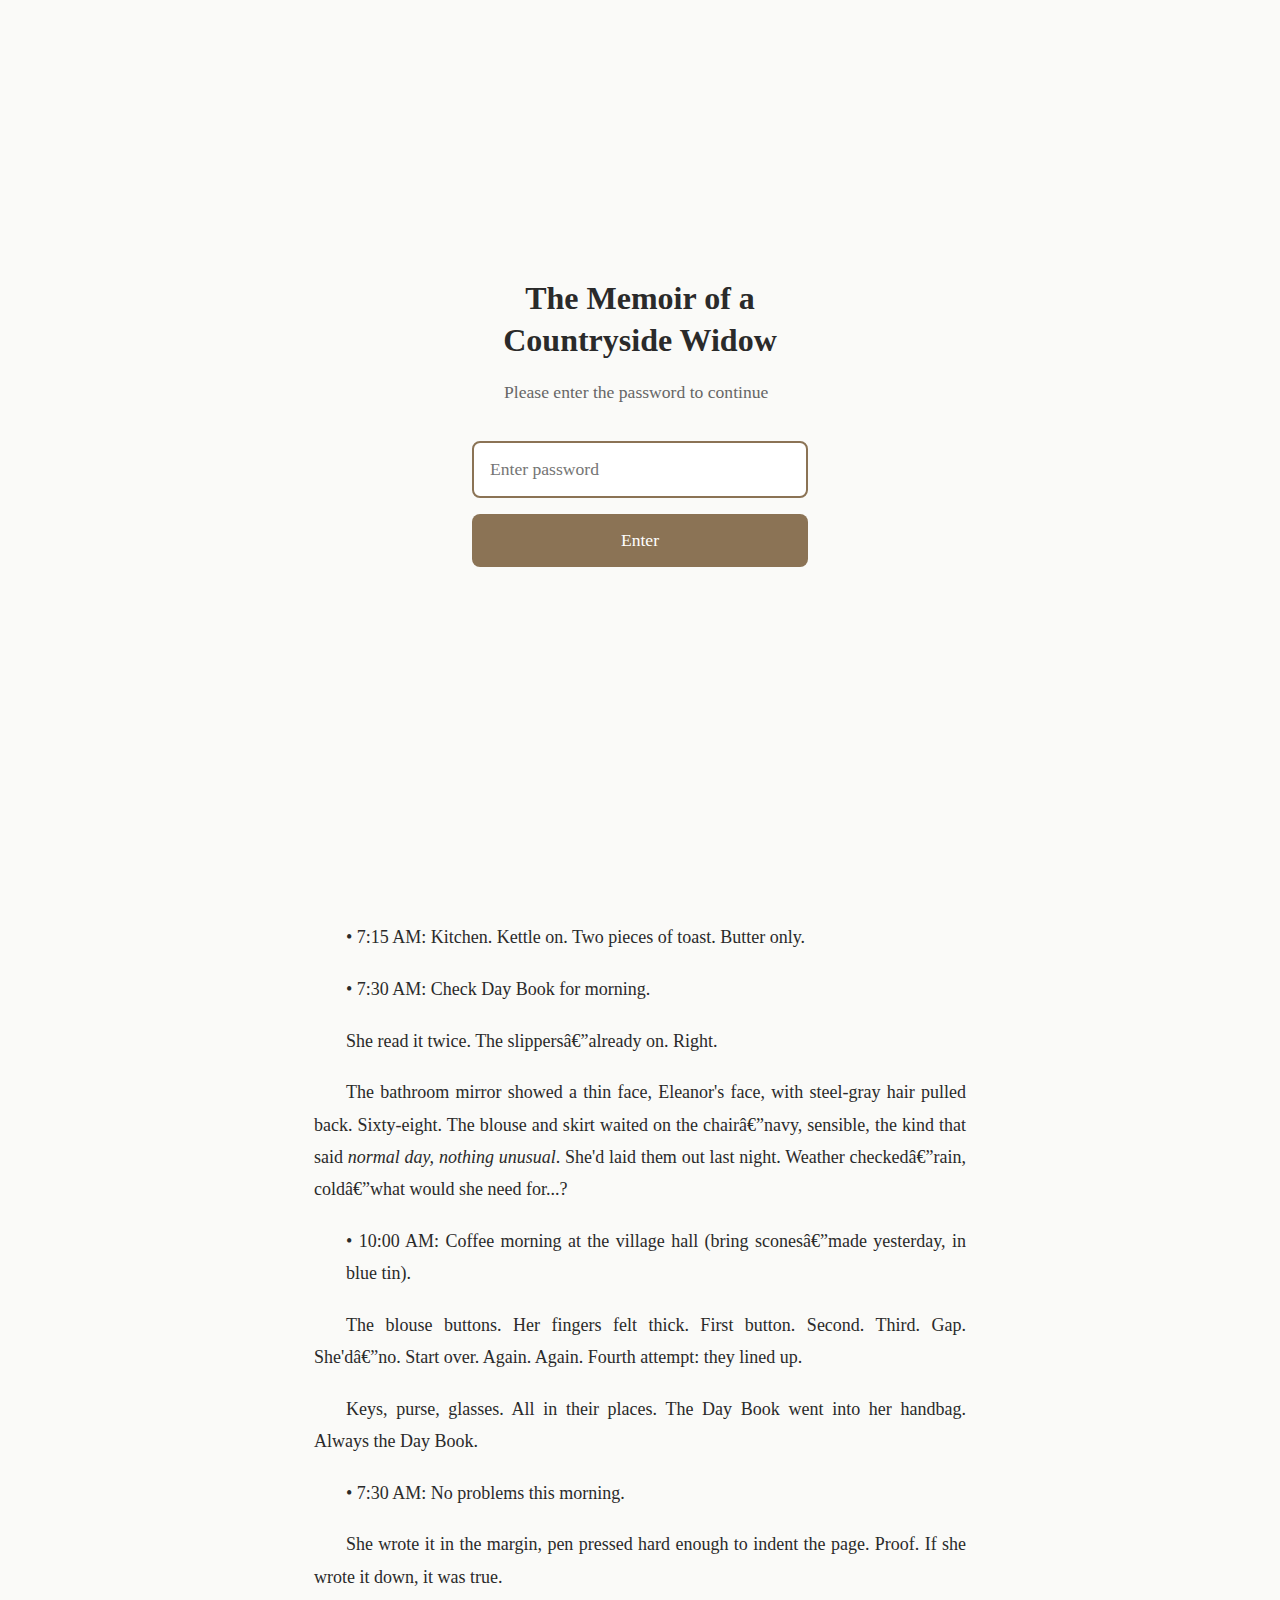
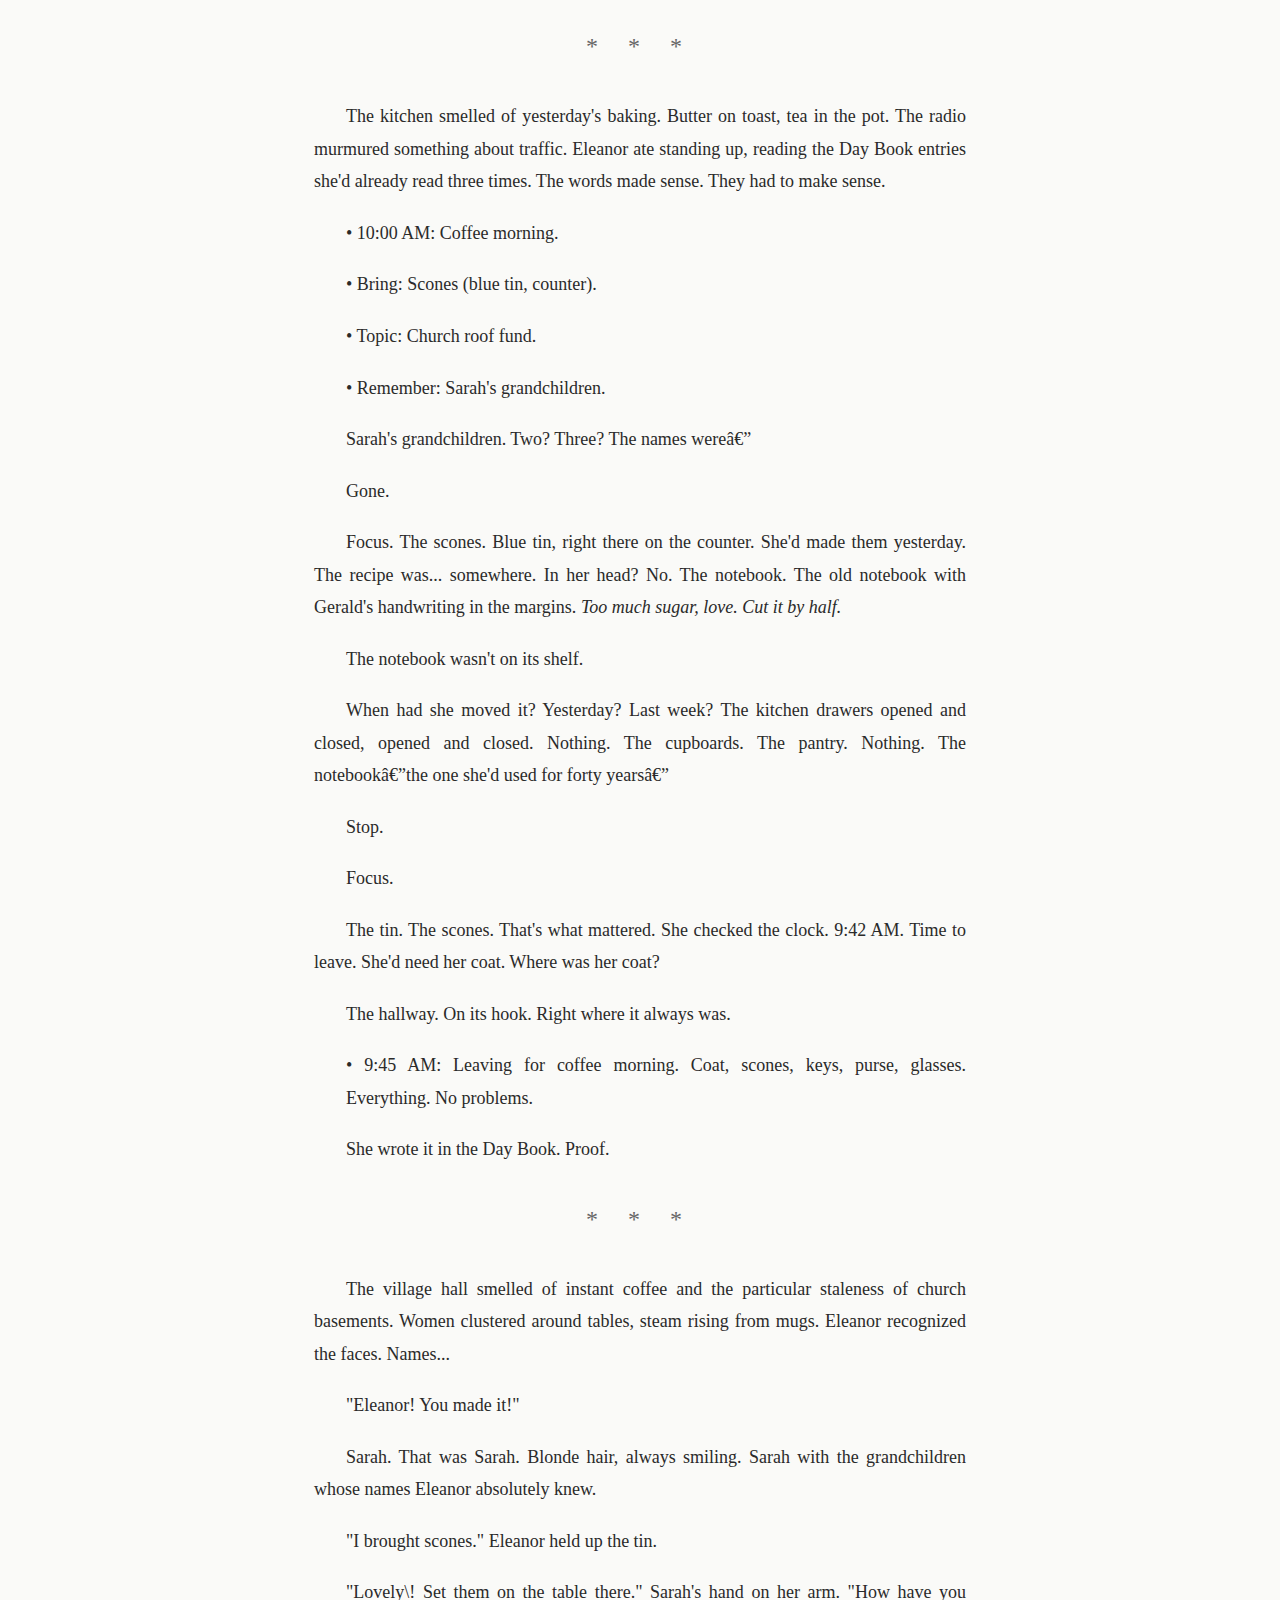
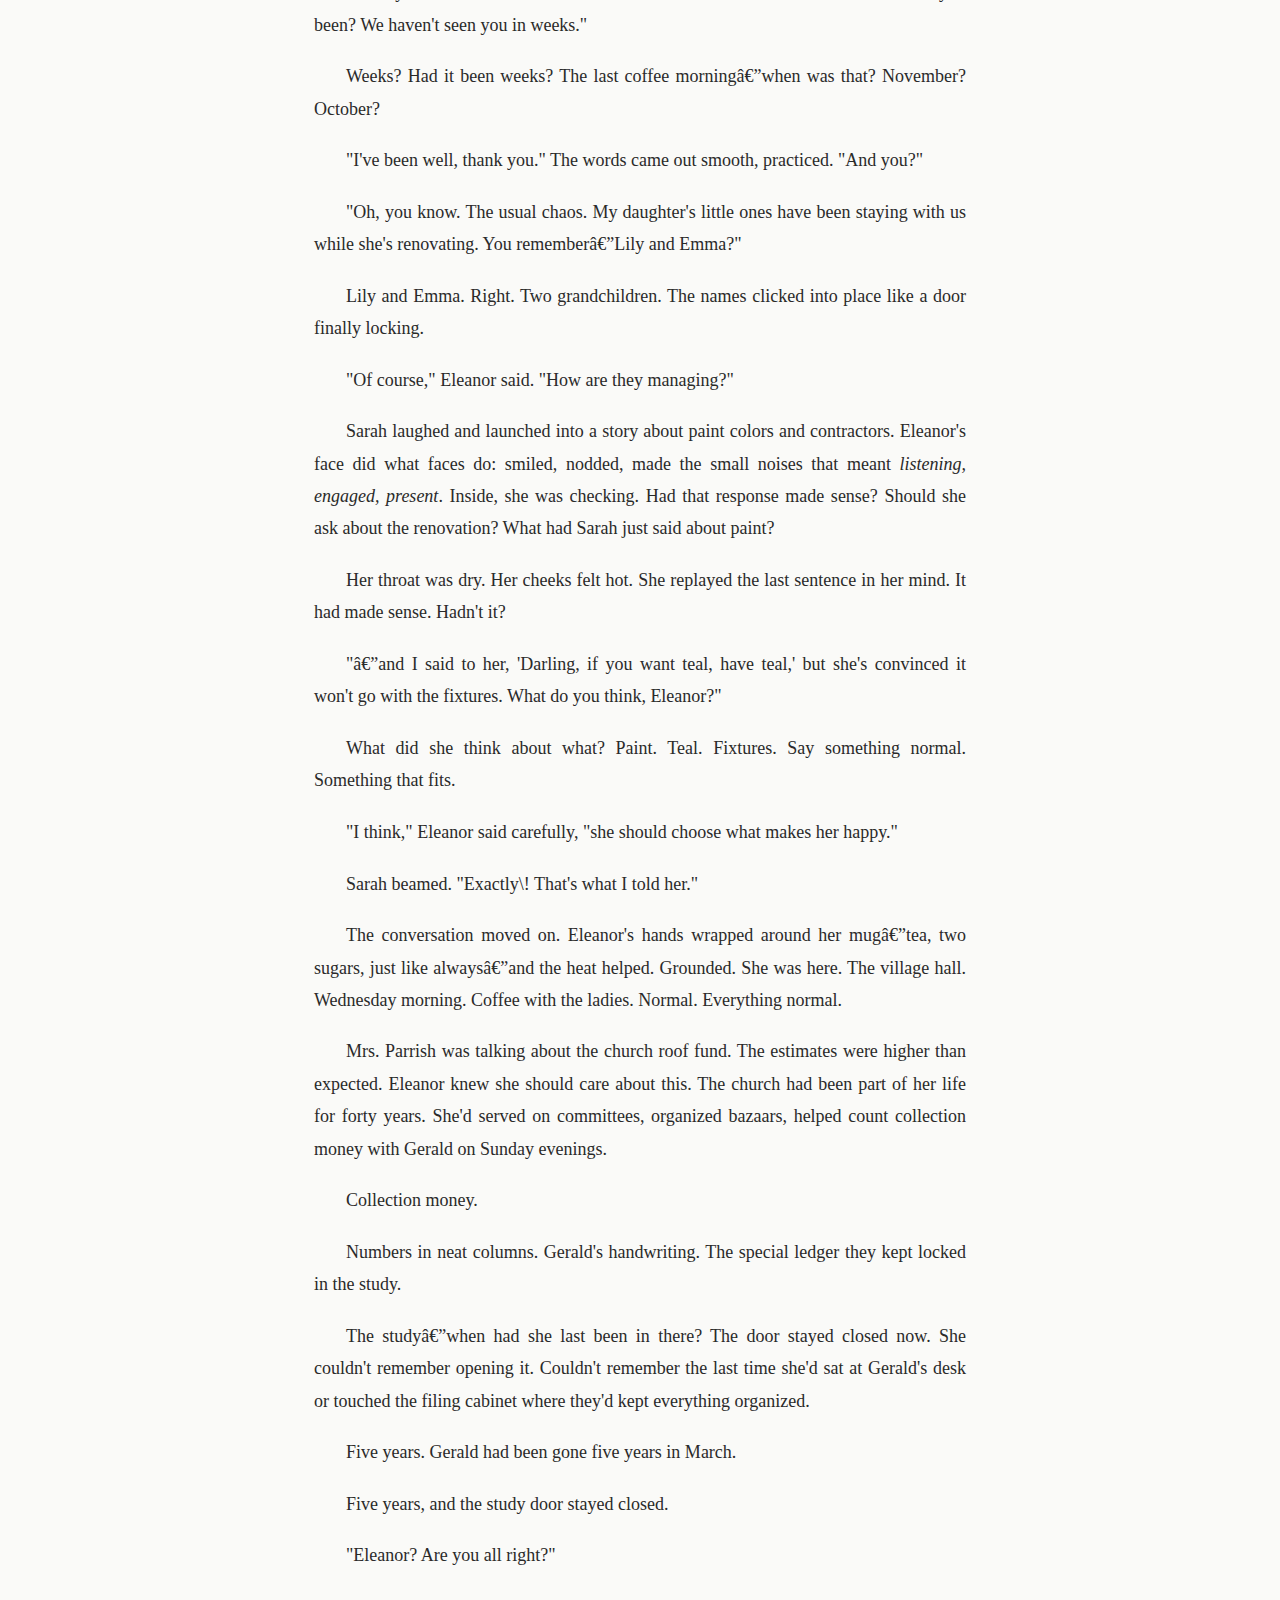
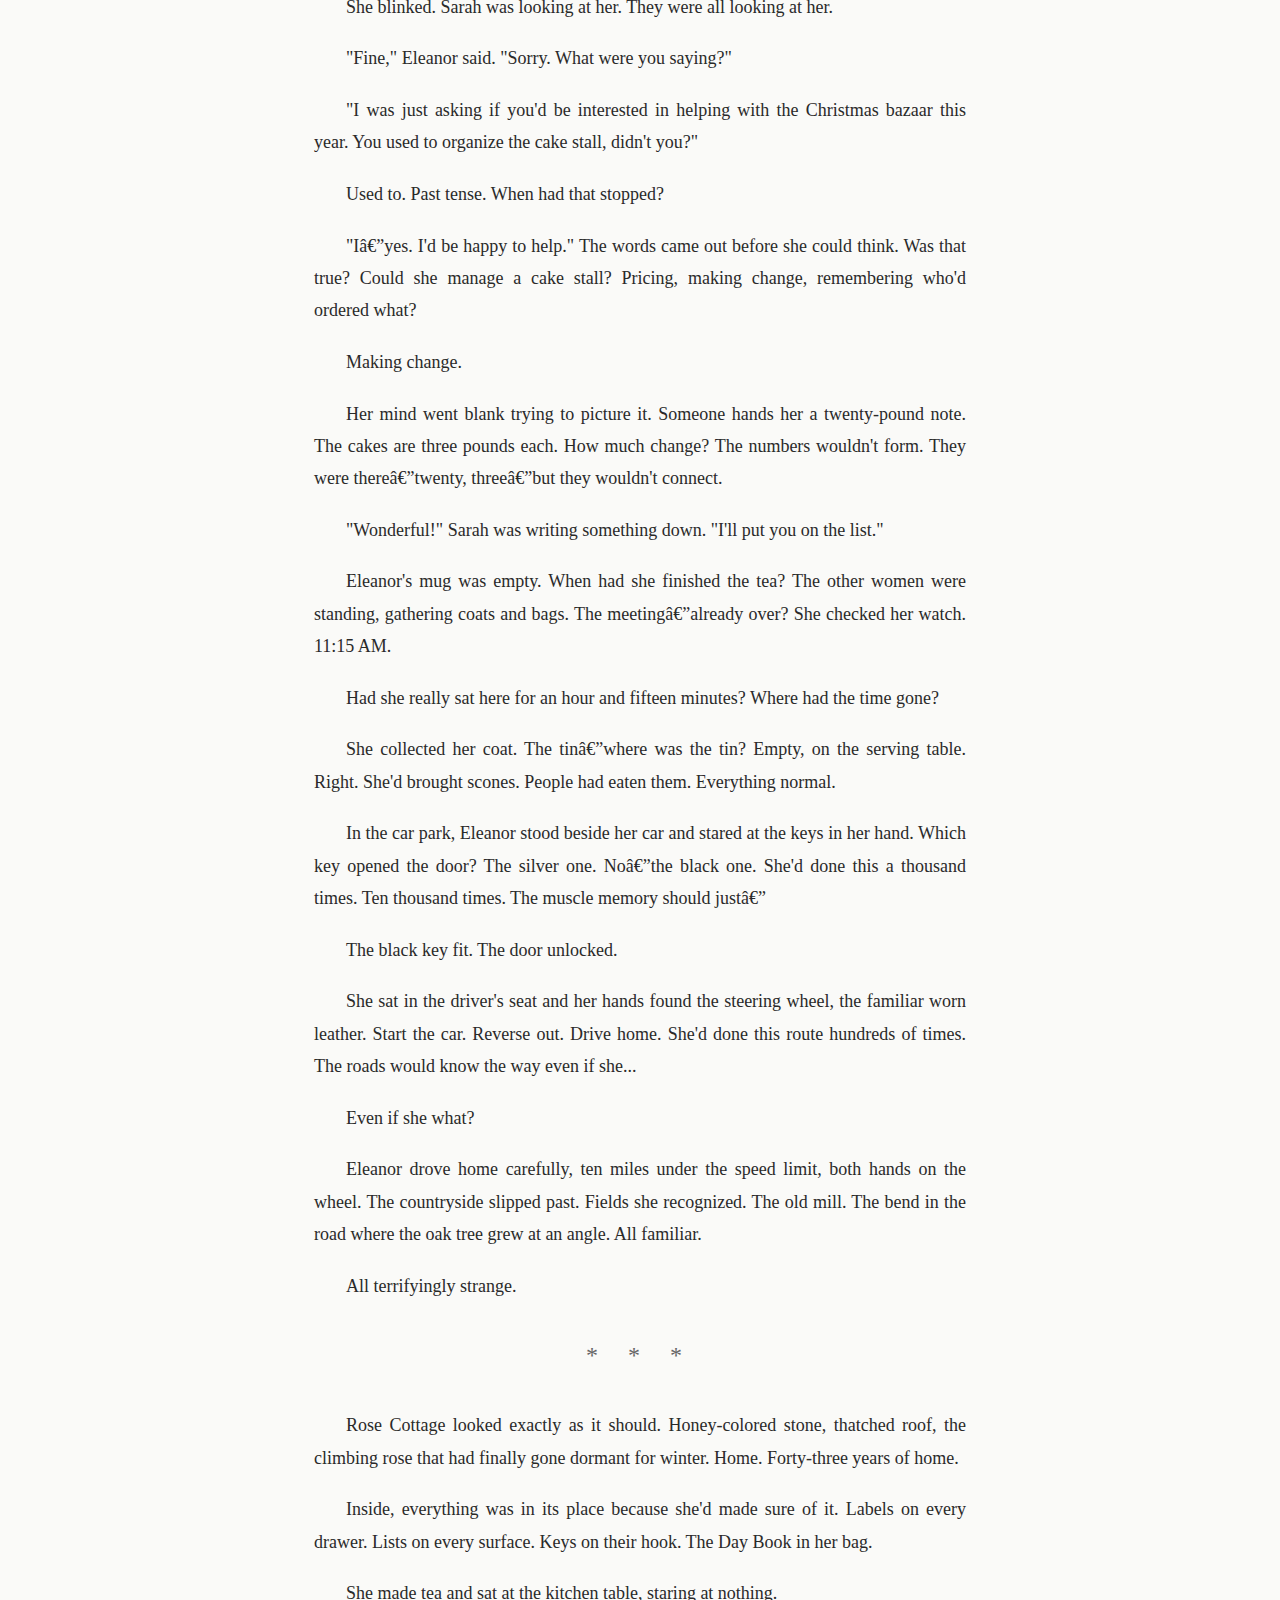
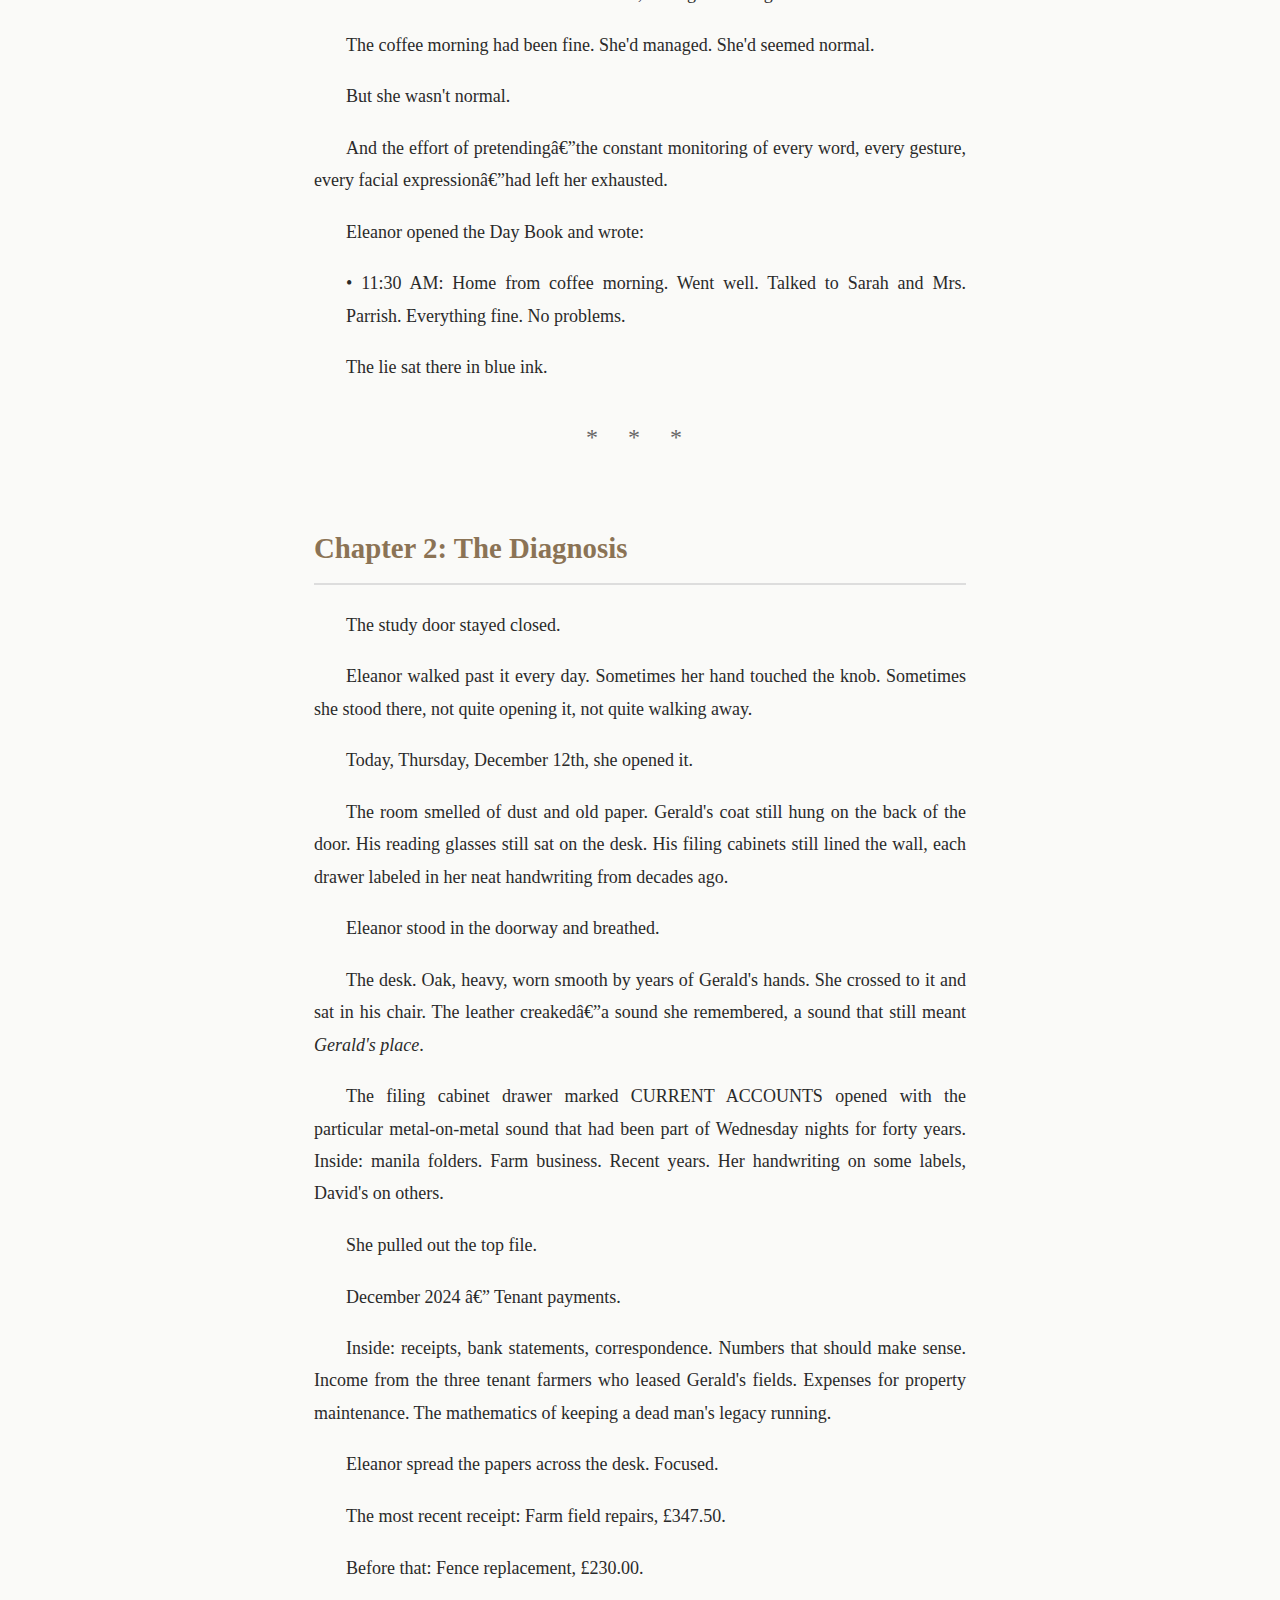
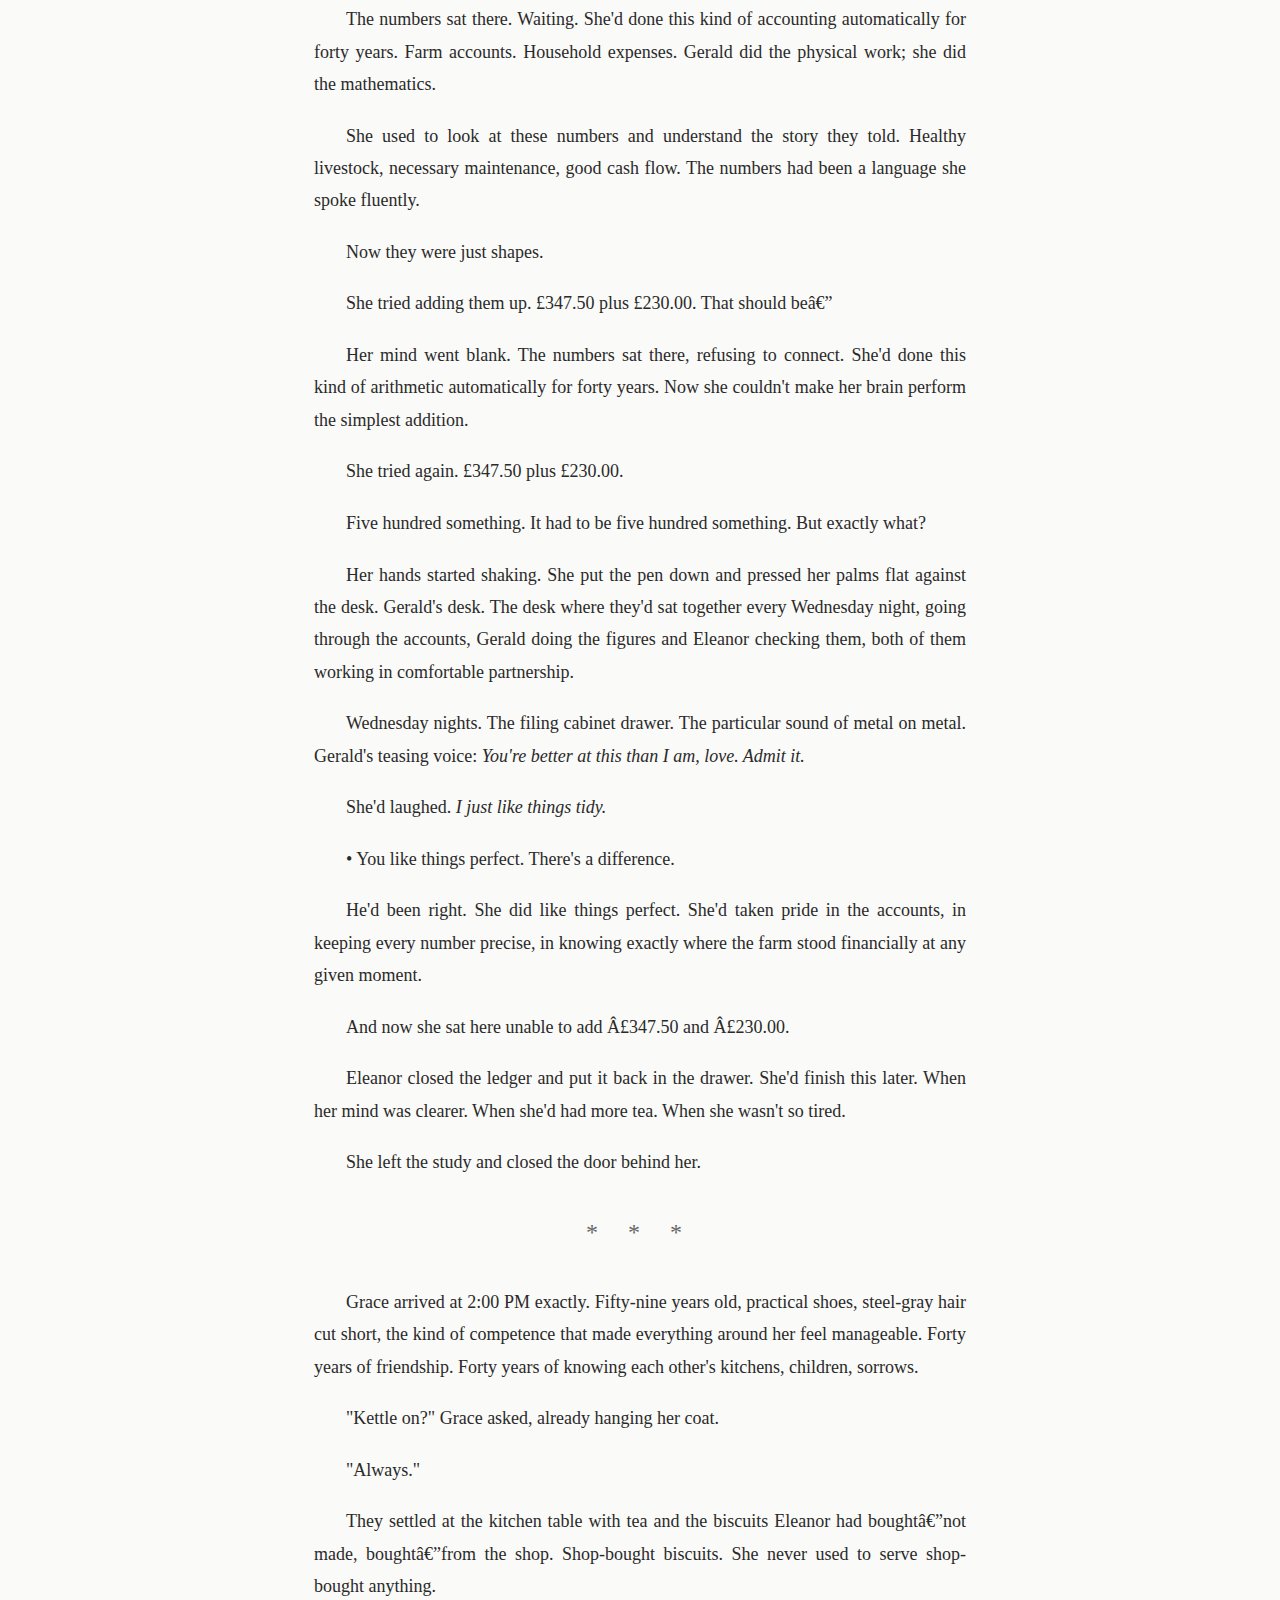
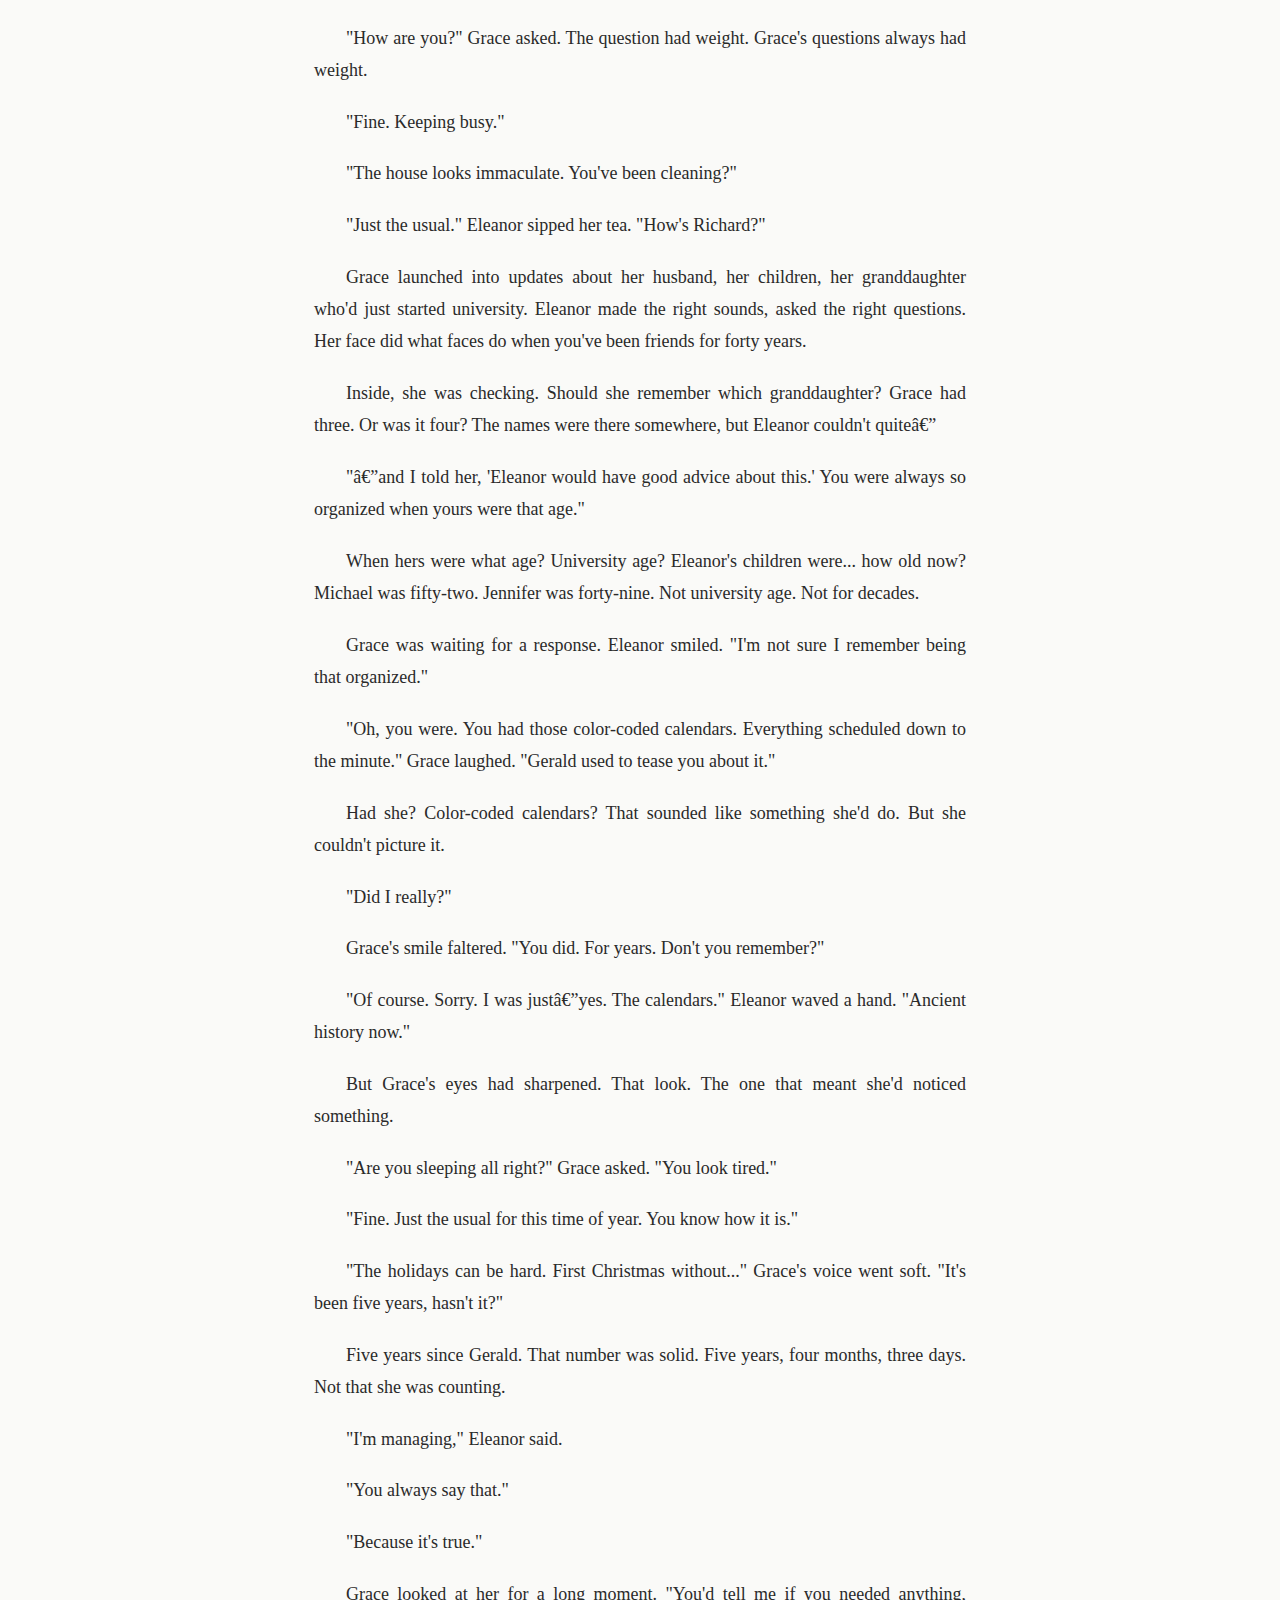
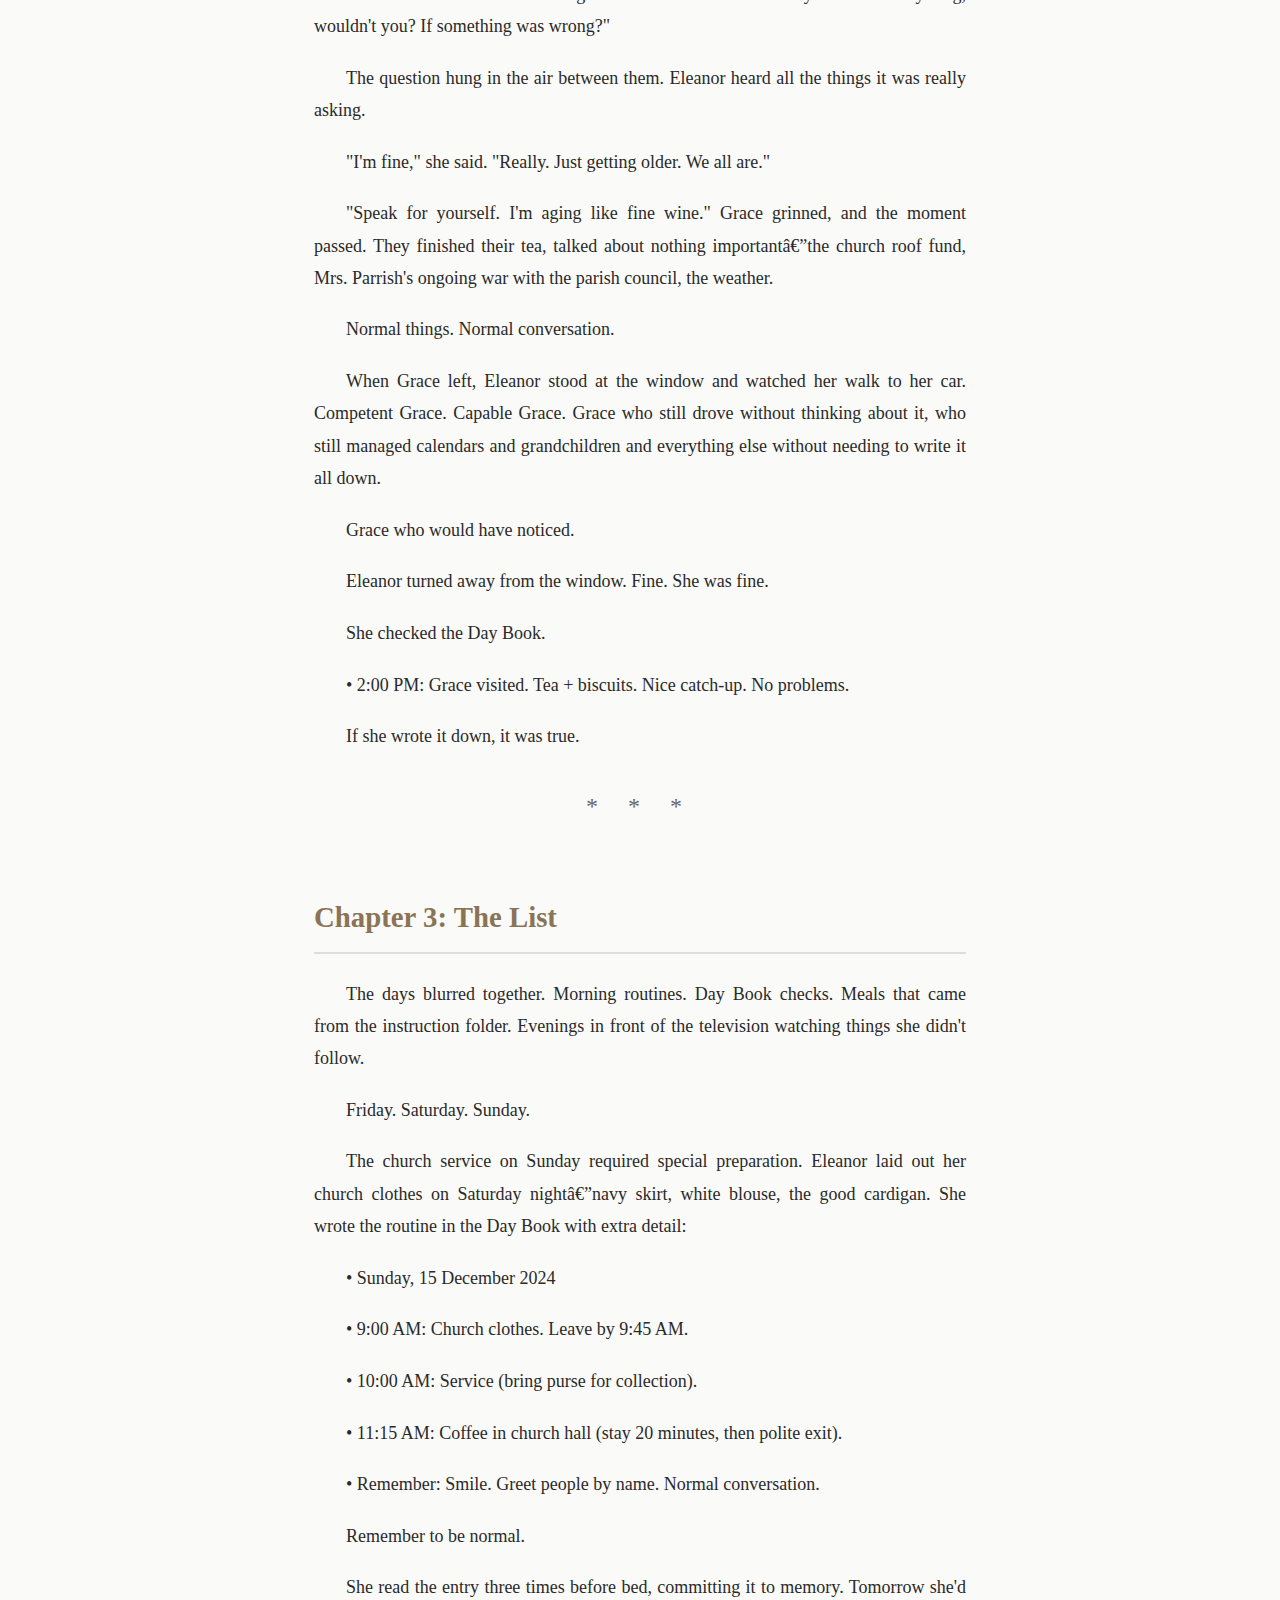
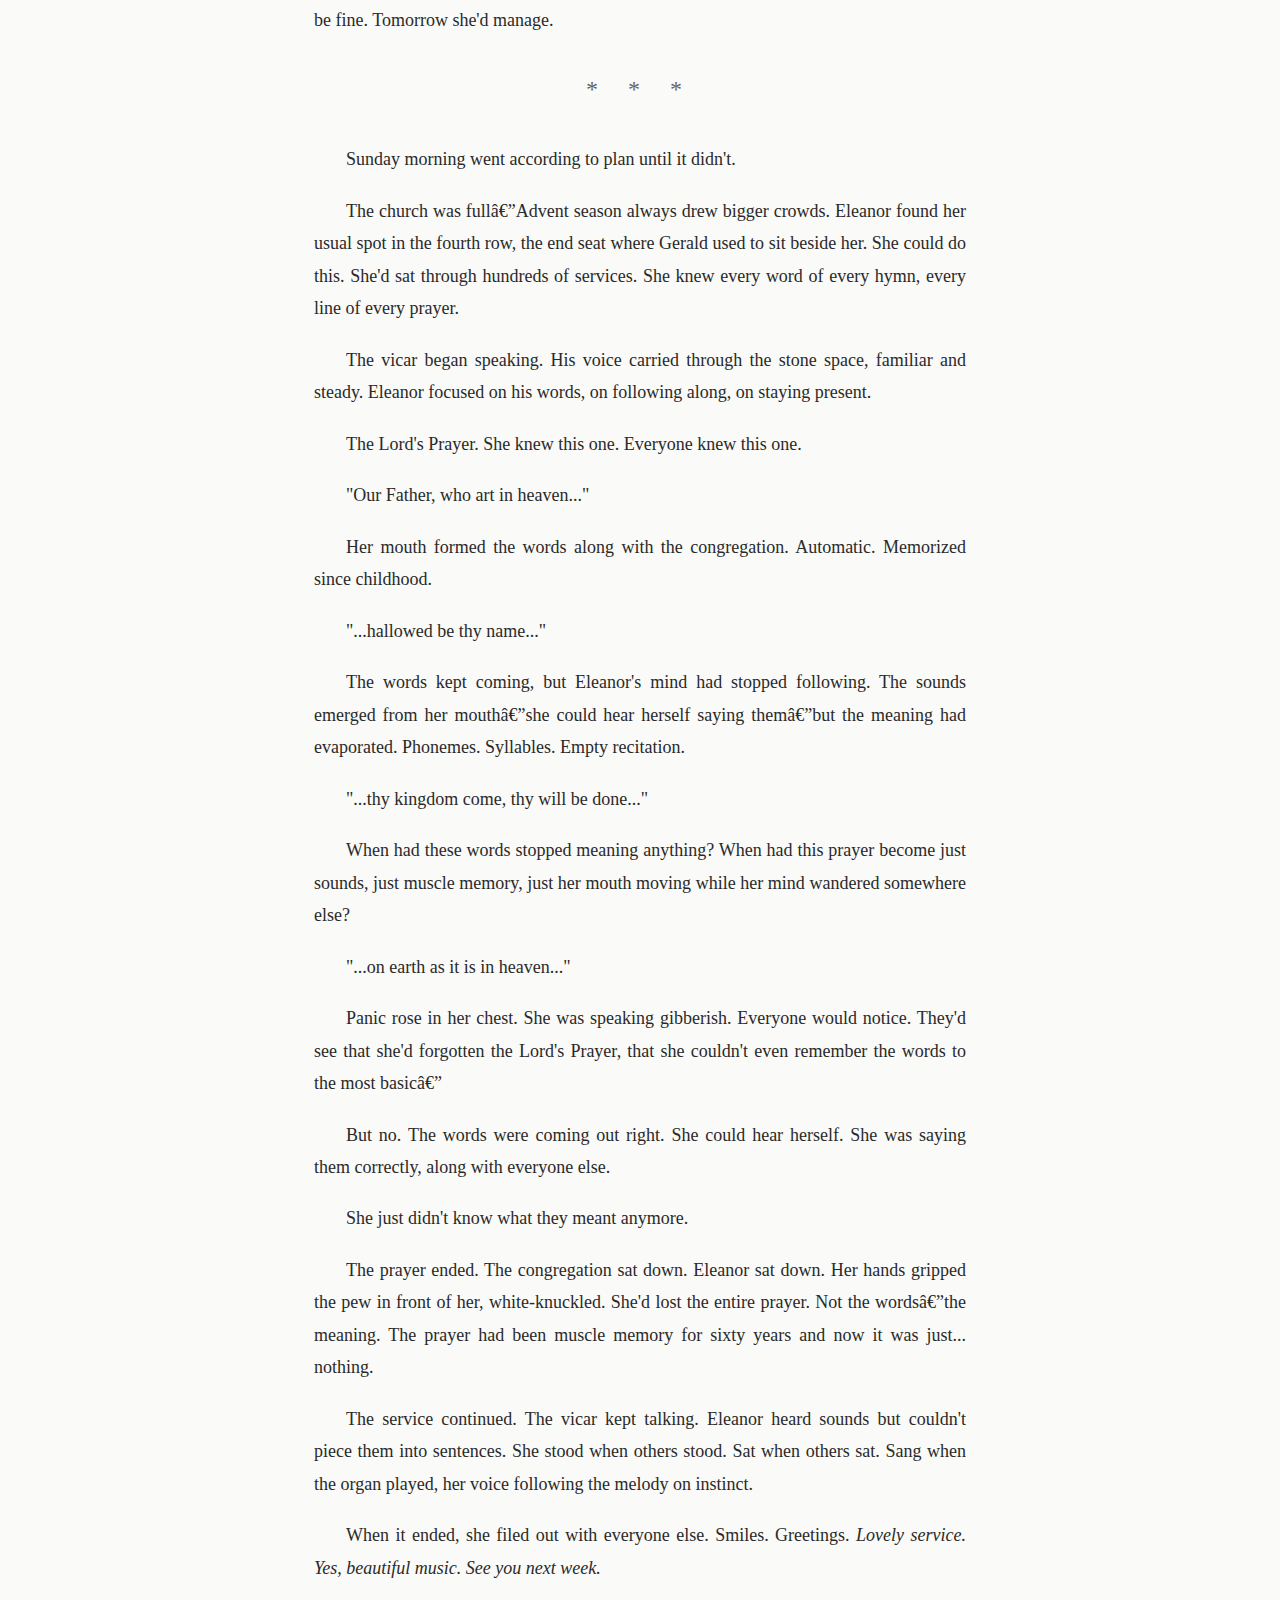
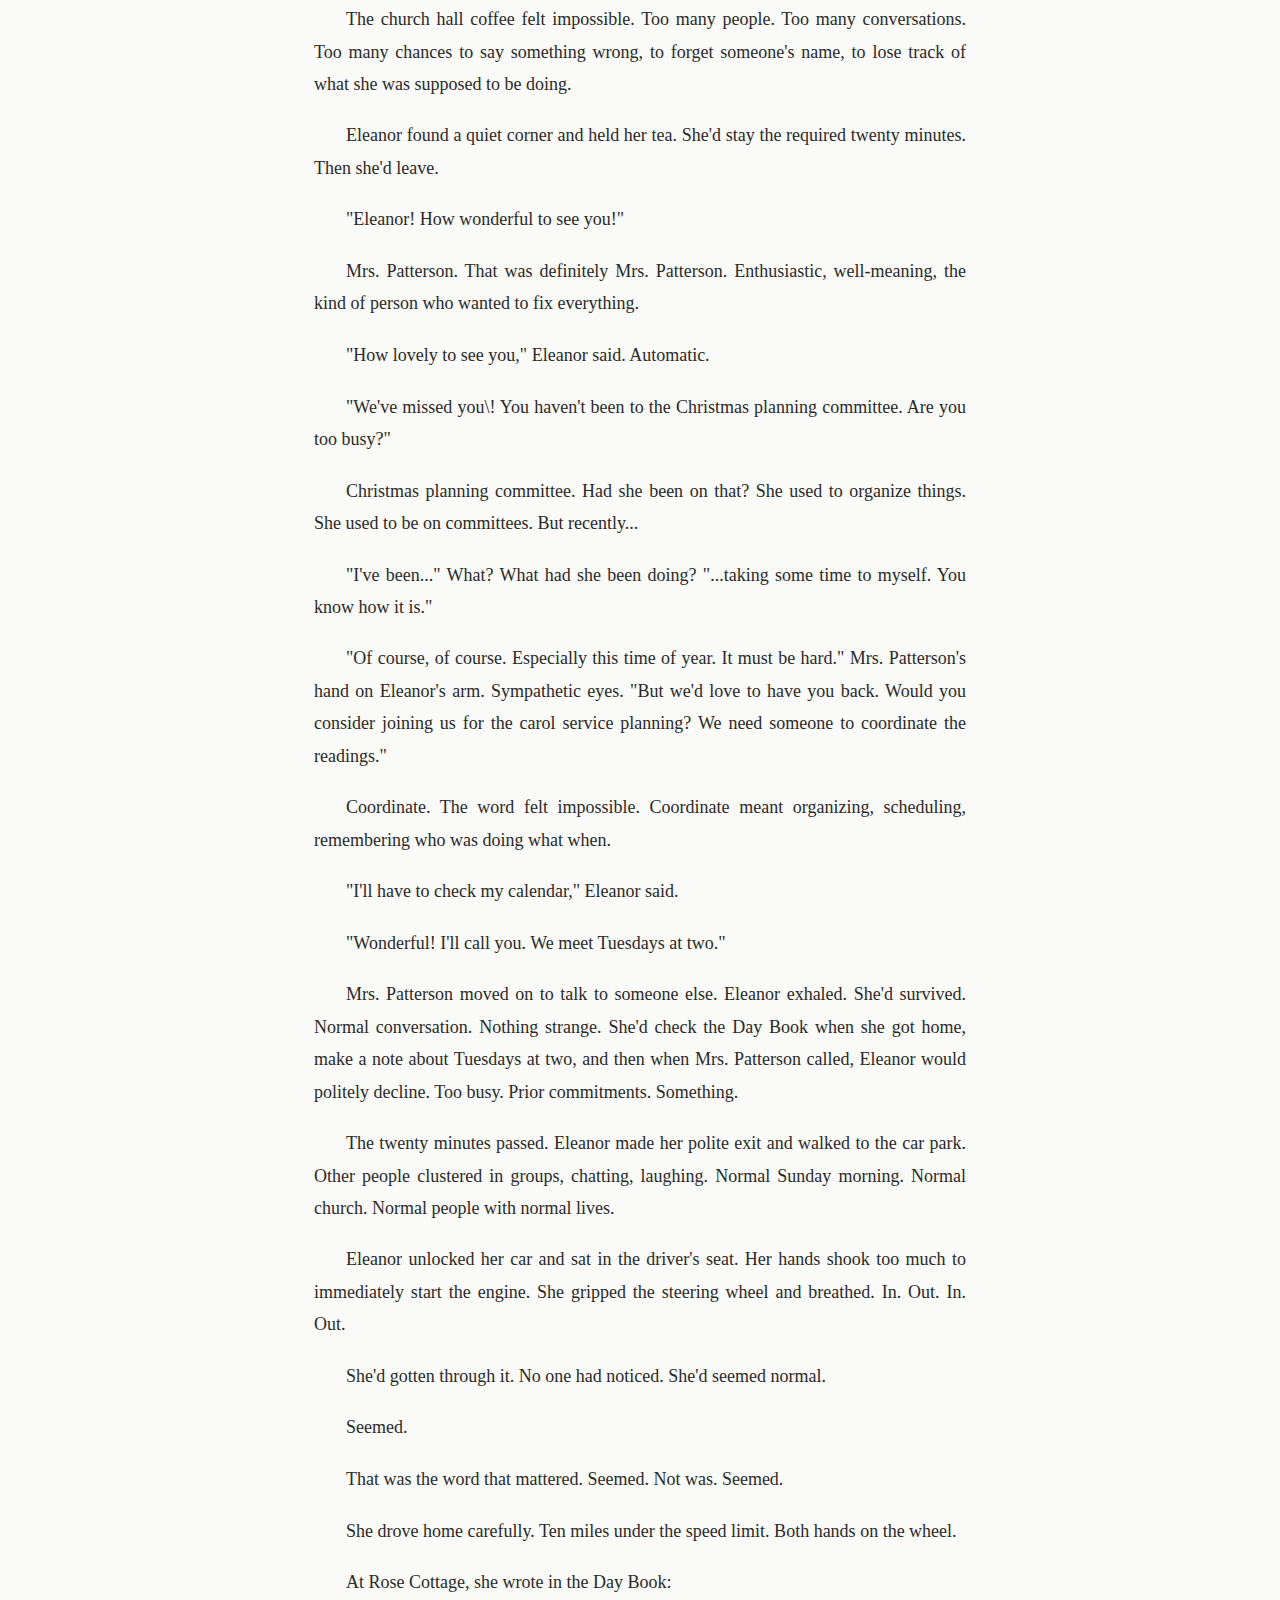
<file: index.html>
<!DOCTYPE html>
<html lang="en">
<head>
    <meta charset="UTF-8">
    <meta name="viewport" content="width=device-width, initial-scale=1.0, maximum-scale=1.0, user-scalable=no">
    <meta name="apple-mobile-web-app-capable" content="yes">
    <meta name="apple-mobile-web-app-status-bar-style" content="black-translucent">
    <meta name="description" content="The Memoir of a Countryside Widow - A literary novella about Eleanor Hartley, exploring early-stage Dementia with Lewy Bodies through phenomenological narrative.">
    <meta name="author" content="J.L. Scott">
    <meta property="og:title" content="The Memoir of a Countryside Widow">
    <meta property="og:description" content="A literary novella by J.L. Scott">
    <meta property="og:type" content="website">
    <title>The Memoir of a Countryside Widow by J.L. Scott</title>
    <style>
        :root {
            --bg-color: #fafaf8;
            --text-color: #2a2a2a;
            --secondary-text: #666;
            --accent-color: #8b7355;
            --border-color: #ddd;
            --nav-bg: #fff;
            --shadow: rgba(0, 0, 0, 0.1);
            --transition-speed: 0.3s;
        }

        [data-theme="dark"] {
            --bg-color: #1a1a1a;
            --text-color: #e4e4e4;
            --secondary-text: #999;
            --accent-color: #c4a57b;
            --border-color: #444;
            --nav-bg: #242424;
            --shadow: rgba(0, 0, 0, 0.3);
        }

        * {
            margin: 0;
            padding: 0;
            box-sizing: border-box;
            -webkit-tap-highlight-color: transparent;
        }

        body {
            font-family: 'Crimson Text', 'Georgia', 'Times New Roman', serif;
            font-size: var(--font-size, 18px);
            line-height: 1.8;
            color: var(--text-color);
            background-color: var(--bg-color);
            transition: background-color var(--transition-speed) ease, color var(--transition-speed) ease;
            overscroll-behavior-y: contain;
        }

        .controls {
            position: fixed;
            top: 0;
            left: 0;
            right: 0;
            background: var(--nav-bg);
            border-bottom: 1px solid var(--border-color);
            padding: 0.75rem 1rem;
            display: flex;
            justify-content: space-between;
            align-items: center;
            z-index: 1000;
            box-shadow: 0 2px 10px var(--shadow);
            backdrop-filter: blur(10px);
            -webkit-backdrop-filter: blur(10px);
            transform: translateY(0);
            transition: transform var(--transition-speed) cubic-bezier(0.4, 0, 0.2, 1);
        }

        .controls.hidden {
            transform: translateY(-100%);
        }

        .controls-left {
            display: flex;
            gap: 0.5rem;
            align-items: center;
        }

        .controls-right {
            display: flex;
            gap: 0.5rem;
            align-items: center;
        }

        button {
            background: var(--accent-color);
            color: white;
            border: none;
            padding: 0.5rem 1rem;
            border-radius: 8px;
            cursor: pointer;
            font-size: 14px;
            transition: all 0.2s cubic-bezier(0.4, 0, 0.2, 1);
            touch-action: manipulation;
            min-height: 44px;
            display: flex;
            align-items: center;
            justify-content: center;
        }

        button:active {
            transform: scale(0.95);
        }

        button:hover {
            opacity: 0.9;
            transform: translateY(-1px);
        }

        .icon-btn {
            width: 44px;
            height: 44px;
            min-width: 44px;
            padding: 0;
            display: flex;
            align-items: center;
            justify-content: center;
            font-size: 20px;
            border-radius: 50%;
        }

        .nav-toggle {
            background: var(--accent-color);
        }

        .sidebar {
            position: fixed;
            left: -100%;
            top: 0;
            width: min(280px, 80vw);
            height: 100vh;
            height: 100dvh;
            background: var(--nav-bg);
            border-right: 1px solid var(--border-color);
            overflow-y: auto;
            overflow-x: hidden;
            transition: left var(--transition-speed) cubic-bezier(0.4, 0, 0.2, 1);
            z-index: 1001;
            box-shadow: 2px 0 20px var(--shadow);
            -webkit-overflow-scrolling: touch;
        }

        .sidebar.open {
            left: 0;
        }

        .sidebar-overlay {
            position: fixed;
            top: 0;
            left: 0;
            right: 0;
            bottom: 0;
            background: rgba(0, 0, 0, 0.5);
            opacity: 0;
            pointer-events: none;
            transition: opacity var(--transition-speed) ease;
            z-index: 999;
        }

        .sidebar-overlay.visible {
            opacity: 1;
            pointer-events: all;
        }

        .sidebar h3 {
            padding: 1.5rem 1rem 1rem;
            font-size: 1.2rem;
            color: var(--accent-color);
            border-bottom: 1px solid var(--border-color);
            position: sticky;
            top: 0;
            background: var(--nav-bg);
            z-index: 1;
        }

        .chapter-link {
            display: block;
            padding: 1rem;
            color: var(--text-color);
            text-decoration: none;
            border-bottom: 1px solid var(--border-color);
            transition: all 0.2s cubic-bezier(0.4, 0, 0.2, 1);
            min-height: 44px;
        }

        .chapter-link:active {
            transform: scale(0.98);
        }

        .chapter-link:hover {
            background: var(--accent-color);
            color: white;
        }

        .chapter-link.active {
            background: var(--accent-color);
            color: white;
            font-weight: bold;
        }

        .content {
            max-width: 700px;
            margin: 0 auto;
            padding: 80px 1.5rem 3rem;
            animation: fadeIn 0.5s ease;
        }

        @keyframes fadeIn {
            from { opacity: 0; transform: translateY(10px); }
            to { opacity: 1; transform: translateY(0); }
        }

        @keyframes shake {
            0%, 100% { transform: translateX(0); }
            25% { transform: translateX(-10px); }
            75% { transform: translateX(10px); }
        }

        .title {
            font-size: 2.5rem;
            font-weight: bold;
            margin-bottom: 0.5rem;
            line-height: 1.2;
            color: var(--text-color);
        }

        .subtitle {
            font-size: 1.3rem;
            font-style: italic;
            color: var(--secondary-text);
            margin-bottom: 0.5rem;
        }

        .author {
            font-size: 1.1rem;
            color: var(--secondary-text);
            margin-bottom: 3rem;
        }

        .chapter {
            margin-bottom: 4rem;
            scroll-margin-top: 80px;
        }

        .chapter-title {
            font-size: 1.8rem;
            font-weight: bold;
            margin-bottom: 1.5rem;
            color: var(--accent-color);
            padding-bottom: 0.5rem;
            border-bottom: 2px solid var(--border-color);
        }

        .scene-break {
            text-align: center;
            margin: 2rem 0;
            color: var(--secondary-text);
            font-size: 1.5rem;
            letter-spacing: 0.5em;
        }

        p {
            margin-bottom: 1.2rem;
            text-align: justify;
            text-indent: 2rem;
        }

        .no-indent {
            text-indent: 0;
        }

        .afterword {
            margin-top: 4rem;
            padding-top: 2rem;
            border-top: 3px solid var(--accent-color);
        }

        .afterword-section {
            margin-bottom: 2rem;
        }

        .afterword-section h3 {
            font-size: 1.4rem;
            color: var(--accent-color);
            margin-bottom: 1rem;
        }

        /* Mobile optimizations */
        @media (max-width: 768px) {
            .content {
                padding: 70px 1rem 2rem;
            }

            .title {
                font-size: 2rem;
            }

            .subtitle {
                font-size: 1.1rem;
            }

            .chapter-title {
                font-size: 1.5rem;
            }

            .controls {
                padding: 0.5rem 0.75rem;
            }

            .controls-left span {
                display: none;
            }

            button {
                font-size: 12px;
                padding: 0.4rem 0.8rem;
            }
        }

        /* Touch interaction feedback */
        .ripple {
            position: absolute;
            border-radius: 50%;
            transform: scale(0);
            animation: ripple 0.6s ease-out;
            background-color: rgba(255, 255, 255, 0.5);
            pointer-events: none;
        }

        @keyframes ripple {
            to {
                transform: scale(4);
                opacity: 0;
            }
        }

        /* Smooth scroll behavior */
        html {
            scroll-behavior: smooth;
        }

        /* Loading state */
        .loading {
            position: fixed;
            top: 50%;
            left: 50%;
            transform: translate(-50%, -50%);
            font-size: 1.2rem;
            color: var(--accent-color);
        }

        .pull-indicator {
            position: fixed;
            top: 60px;
            left: 50%;
            transform: translateX(-50%) translateY(-100px);
            transition: transform 0.3s ease;
            color: var(--accent-color);
            font-size: 2rem;
            z-index: 998;
        }

        .pull-indicator.active {
            transform: translateX(-50%) translateY(10px);
        }

        /* Password Gate Styles */
        .password-gate {
            position: fixed;
            top: 0;
            left: 0;
            width: 100%;
            height: 100vh;
            height: 100dvh;
            background: var(--bg-color);
            display: flex;
            align-items: center;
            justify-content: center;
            z-index: 9999;
            transition: opacity 0.5s ease, visibility 0.5s ease;
        }

        .password-gate.hidden {
            opacity: 0;
            visibility: hidden;
            pointer-events: none;
        }

        .password-container {
            text-align: center;
            max-width: 400px;
            padding: 2rem;
        }

        .password-title {
            font-size: 2rem;
            color: var(--text-color);
            margin-bottom: 1rem;
            line-height: 1.3;
        }

        .password-subtitle {
            color: var(--secondary-text);
            margin-bottom: 2rem;
            font-size: 1.1rem;
        }

        .password-input {
            width: 100%;
            padding: 1rem;
            font-size: 1.1rem;
            border: 2px solid var(--border-color);
            border-radius: 8px;
            background: var(--nav-bg);
            color: var(--text-color);
            margin-bottom: 1rem;
            font-family: inherit;
            transition: border-color 0.3s ease;
        }

        .password-input:focus {
            outline: none;
            border-color: var(--accent-color);
        }

        .password-button {
            width: 100%;
            padding: 1rem;
            font-size: 1.1rem;
            background: var(--accent-color);
            color: white;
            border: none;
            border-radius: 8px;
            cursor: pointer;
            transition: all 0.3s ease;
            font-family: inherit;
        }

        .password-button:hover {
            opacity: 0.9;
            transform: translateY(-2px);
        }

        .password-button:active {
            transform: translateY(0);
        }

        .password-error {
            color: #d64545;
            margin-top: 1rem;
            font-size: 0.95rem;
            min-height: 20px;
        }

        @media (max-width: 768px) {
            .password-title {
                font-size: 1.5rem;
            }

            .password-container {
                padding: 1.5rem;
            }
        }
    </style>
</head>
<body>
    <!-- Password Gate -->
    <div class="password-gate" id="passwordGate">
        <div class="password-container">
            <h1 class="password-title">The Memoir of a Countryside Widow</h1>
            <p class="password-subtitle">Please enter the password to continue</p>
            <input 
                type="password" 
                id="passwordInput" 
                class="password-input" 
                placeholder="Enter password"
                autocomplete="off"
            />
            <button onclick="checkPassword()" class="password-button">Enter</button>
            <p class="password-error" id="passwordError"></p>
        </div>
    </div>

    <div class="sidebar-overlay" id="overlay" onclick="toggleNav()"></div>
    
    <div class="controls" id="controls">
        <div class="controls-left">
            <button class="icon-btn nav-toggle" onclick="toggleNav()" aria-label="Menu">☰</button>
            <span style="color: var(--text-color); font-weight: bold;">The Memoir of a Countryside Widow</span>
        </div>
        <div class="controls-right">
            <button class="icon-btn" onclick="decreaseFont()" aria-label="Decrease font size">A-</button>
            <button class="icon-btn" onclick="increaseFont()" aria-label="Increase font size">A+</button>
            <button class="icon-btn" onclick="toggleTheme()" aria-label="Toggle theme">◐</button>
        </div>
    </div>

    <div class="sidebar" id="sidebar">
        <h3>Table of Contents</h3>
        <a href="#chapter1" class="chapter-link">Chapter 1: The Coffee Morning</a>
        <a href="#chapter2" class="chapter-link">Chapter 2: The Diagnosis</a>
        <a href="#chapter3" class="chapter-link">Chapter 3: The List</a>
        <a href="#chapter4" class="chapter-link">Chapter 4: The Garden</a>
        <a href="#chapter5" class="chapter-link">Chapter 5: The Night Visitor</a>
        <a href="#chapter6" class="chapter-link">Chapter 6: The First Call</a>
        <a href="#chapter7" class="chapter-link">Chapter 7: The Visit</a>
        <a href="#chapter8" class="chapter-link">Chapter 8: The Kitchen</a>
        <a href="#chapter9" class="chapter-link">Chapter 9: The Study</a>
        <a href="#chapter10" class="chapter-link">Chapter 10: The Stranger</a>
        <a href="#chapter11" class="chapter-link">Chapter 11: The Hospital</a>
        <a href="#chapter12" class="chapter-link">Chapter 12: The Return</a>
        <a href="#chapter13" class="chapter-link">Chapter 13: The First Week</a>
        <a href="#chapter14" class="chapter-link">Chapter 14: The Rhythm</a>
        <a href="#chapter15" class="chapter-link">Chapter 15: The Letter</a>
        <a href="#chapter16" class="chapter-link">Chapter 16: The Walk</a>
        <a href="#chapter17" class="chapter-link">Chapter 17: The Crisis</a>
        <a href="#chapter18" class="chapter-link">Chapter 18: The Photograph</a>
        <a href="#chapter19" class="chapter-link">Chapter 19: The Acceptance</a>
        <a href="#chapter20" class="chapter-link">Chapter 20: The Wedding</a>
        <a href="#chapter21" class="chapter-link">Chapter 21: The Garden, Again</a>
        <a href="#afterword" class="chapter-link">Afterword: The Chain of Data</a>
    </div>

    <div class="pull-indicator" id="pullIndicator">↓</div>

    <div class="content" id="content">
        <h1 class="title">The Memoir of a Countryside Widow</h1>
        <p class="subtitle">A Novella</p>
        <p class="author">by J.L. Scott</p>


        <div class="chapter" id="chapter1">
            <h2 class="chapter-title">Chapter 1: The Coffee Morning</h2>
<p>The alarm.</p>
<p>Four beeps, high then low. 6:47 AM. Three minutes before the main alarm, the one that said <em>get up now</em>. Eleanor's hand found the clock on the nightstand without looking. The button under her thumb. Silence.</p>
<p>Cold air on her face. December pressed against the windows. She swung her legs out, and her feet met carpet instead of the expected chill. Good. The slippers wereâ€”where? She looked down. Already on her feet.</p>
<p class="no-indent" style="padding-left: 2rem;">• Stop.</p>
<p>The Day Book. She reached for it. Brown leather, worn at the corners from six years of this. Her handwriting from last night, blue ink, still sharp:</p>
<p class="no-indent" style="padding-left: 2rem;">• Wednesday, 11 December 2024</p>
<p class="no-indent" style="padding-left: 2rem;">• 6:50 AM: Main alarm. Get up.</p>
<p class="no-indent" style="padding-left: 2rem;">• 7:00 AM: Bathroom. Dress (clothes on chair).</p>
<p class="no-indent" style="padding-left: 2rem;">• 7:15 AM: Kitchen. Kettle on. Two pieces of toast. Butter only.</p>
<p class="no-indent" style="padding-left: 2rem;">• 7:30 AM: Check Day Book for morning.</p>
<p>She read it twice. The slippersâ€”already on. Right.</p>
<p>The bathroom mirror showed a thin face, Eleanor's face, with steel-gray hair pulled back. Sixty-eight. The blouse and skirt waited on the chairâ€”navy, sensible, the kind that said <em>normal day, nothing unusual</em>. She'd laid them out last night. Weather checkedâ€”rain, coldâ€”what would she need for...?</p>
<p class="no-indent" style="padding-left: 2rem;">• 10:00 AM: Coffee morning at the village hall (bring sconesâ€”made yesterday, in blue tin).</p>
<p>The blouse buttons. Her fingers felt thick. First button. Second. Third. Gap. She'dâ€”no. Start over. Again. Again. Fourth attempt: they lined up.</p>
<p>Keys, purse, glasses. All in their places. The Day Book went into her handbag. Always the Day Book.</p>
<p class="no-indent" style="padding-left: 2rem;">• 7:30 AM: No problems this morning.</p>
<p>She wrote it in the margin, pen pressed hard enough to indent the page. Proof. If she wrote it down, it was true.</p>
<div class="scene-break">* * *</div>
<p>The kitchen smelled of yesterday's baking. Butter on toast, tea in the pot. The radio murmured something about traffic. Eleanor ate standing up, reading the Day Book entries she'd already read three times. The words made sense. They had to make sense.</p>
<p class="no-indent" style="padding-left: 2rem;">• 10:00 AM: Coffee morning.</p>
<p class="no-indent" style="padding-left: 2rem;">• Bring: Scones (blue tin, counter).</p>
<p class="no-indent" style="padding-left: 2rem;">• Topic: Church roof fund.</p>
<p class="no-indent" style="padding-left: 2rem;">• Remember: Sarah's grandchildren.</p>
<p>Sarah's grandchildren. Two? Three? The names wereâ€”</p>
<p>Gone.</p>
<p>Focus. The scones. Blue tin, right there on the counter. She'd made them yesterday. The recipe was... somewhere. In her head? No. The notebook. The old notebook with Gerald's handwriting in the margins. <em>Too much sugar, love. Cut it by half.</em></p>
<p>The notebook wasn't on its shelf.</p>
<p>When had she moved it? Yesterday? Last week? The kitchen drawers opened and closed, opened and closed. Nothing. The cupboards. The pantry. Nothing. The notebookâ€”the one she'd used for forty yearsâ€”</p>
<p>Stop.</p>
<p>Focus.</p>
<p>The tin. The scones. That's what mattered. She checked the clock. 9:42 AM. Time to leave. She'd need her coat. Where was her coat?</p>
<p>The hallway. On its hook. Right where it always was.</p>
<p class="no-indent" style="padding-left: 2rem;">• 9:45 AM: Leaving for coffee morning. Coat, scones, keys, purse, glasses. Everything. No problems.</p>
<p>She wrote it in the Day Book. Proof.</p>
<div class="scene-break">* * *</div>
<p>The village hall smelled of instant coffee and the particular staleness of church basements. Women clustered around tables, steam rising from mugs. Eleanor recognized the faces. Names...</p>
<p>"Eleanor! You made it!"</p>
<p>Sarah. That was Sarah. Blonde hair, always smiling. Sarah with the grandchildren whose names Eleanor absolutely knew.</p>
<p>"I brought scones." Eleanor held up the tin.</p>
<p>"Lovely\! Set them on the table there." Sarah's hand on her arm. "How have you been? We haven't seen you in weeks."</p>
<p>Weeks? Had it been weeks? The last coffee morningâ€”when was that? November? October?</p>
<p>"I've been well, thank you." The words came out smooth, practiced. "And you?"</p>
<p>"Oh, you know. The usual chaos. My daughter's little ones have been staying with us while she's renovating. You rememberâ€”Lily and Emma?"</p>
<p>Lily and Emma. Right. Two grandchildren. The names clicked into place like a door finally locking.</p>
<p>"Of course," Eleanor said. "How are they managing?"</p>
<p>Sarah laughed and launched into a story about paint colors and contractors. Eleanor's face did what faces do: smiled, nodded, made the small noises that meant <em>listening, engaged, present</em>. Inside, she was checking. Had that response made sense? Should she ask about the renovation? What had Sarah just said about paint?</p>
<p>Her throat was dry. Her cheeks felt hot. She replayed the last sentence in her mind. It had made sense. Hadn't it?</p>
<p>"â€”and I said to her, 'Darling, if you want teal, have teal,' but she's convinced it won't go with the fixtures. What do you think, Eleanor?"</p>
<p>What did she think about what? Paint. Teal. Fixtures. Say something normal. Something that fits.</p>
<p>"I think," Eleanor said carefully, "she should choose what makes her happy."</p>
<p>Sarah beamed. "Exactly\! That's what I told her."</p>
<p>The conversation moved on. Eleanor's hands wrapped around her mugâ€”tea, two sugars, just like alwaysâ€”and the heat helped. Grounded. She was here. The village hall. Wednesday morning. Coffee with the ladies. Normal. Everything normal.</p>
<p>Mrs. Parrish was talking about the church roof fund. The estimates were higher than expected. Eleanor knew she should care about this. The church had been part of her life for forty years. She'd served on committees, organized bazaars, helped count collection money with Gerald on Sunday evenings.</p>
<p>Collection money.</p>
<p>Numbers in neat columns. Gerald's handwriting. The special ledger they kept locked in the study.</p>
<p>The studyâ€”when had she last been in there? The door stayed closed now. She couldn't remember opening it. Couldn't remember the last time she'd sat at Gerald's desk or touched the filing cabinet where they'd kept everything organized.</p>
<p>Five years. Gerald had been gone five years in March.</p>
<p>Five years, and the study door stayed closed.</p>
<p>"Eleanor? Are you all right?"</p>
<p>She blinked. Sarah was looking at her. They were all looking at her.</p>
<p>"Fine," Eleanor said. "Sorry. What were you saying?"</p>
<p>"I was just asking if you'd be interested in helping with the Christmas bazaar this year. You used to organize the cake stall, didn't you?"</p>
<p>Used to. Past tense. When had that stopped?</p>
<p>"Iâ€”yes. I'd be happy to help." The words came out before she could think. Was that true? Could she manage a cake stall? Pricing, making change, remembering who'd ordered what?</p>
<p>Making change.</p>
<p>Her mind went blank trying to picture it. Someone hands her a twenty-pound note. The cakes are three pounds each. How much change? The numbers wouldn't form. They were thereâ€”twenty, threeâ€”but they wouldn't connect.</p>
<p>"Wonderful!" Sarah was writing something down. "I'll put you on the list."</p>
<p>Eleanor's mug was empty. When had she finished the tea? The other women were standing, gathering coats and bags. The meetingâ€”already over? She checked her watch. 11:15 AM.</p>
<p>Had she really sat here for an hour and fifteen minutes? Where had the time gone?</p>
<p>She collected her coat. The tinâ€”where was the tin? Empty, on the serving table. Right. She'd brought scones. People had eaten them. Everything normal.</p>
<p>In the car park, Eleanor stood beside her car and stared at the keys in her hand. Which key opened the door? The silver one. Noâ€”the black one. She'd done this a thousand times. Ten thousand times. The muscle memory should justâ€”</p>
<p>The black key fit. The door unlocked.</p>
<p>She sat in the driver's seat and her hands found the steering wheel, the familiar worn leather. Start the car. Reverse out. Drive home. She'd done this route hundreds of times. The roads would know the way even if she...</p>
<p>Even if she what?</p>
<p>Eleanor drove home carefully, ten miles under the speed limit, both hands on the wheel. The countryside slipped past. Fields she recognized. The old mill. The bend in the road where the oak tree grew at an angle. All familiar.</p>
<p>All terrifyingly strange.</p>
<div class="scene-break">* * *</div>
<p>Rose Cottage looked exactly as it should. Honey-colored stone, thatched roof, the climbing rose that had finally gone dormant for winter. Home. Forty-three years of home.</p>
<p>Inside, everything was in its place because she'd made sure of it. Labels on every drawer. Lists on every surface. Keys on their hook. The Day Book in her bag.</p>
<p>She made tea and sat at the kitchen table, staring at nothing.</p>
<p>The coffee morning had been fine. She'd managed. She'd seemed normal.</p>
<p>But she wasn't normal.</p>
<p>And the effort of pretendingâ€”the constant monitoring of every word, every gesture, every facial expressionâ€”had left her exhausted.</p>
<p>Eleanor opened the Day Book and wrote:</p>
<p class="no-indent" style="padding-left: 2rem;">• 11:30 AM: Home from coffee morning. Went well. Talked to Sarah and Mrs. Parrish. Everything fine. No problems.</p>
<p>The lie sat there in blue ink.</p>
<div class="scene-break">* * *</div>
        </div>

        <div class="chapter" id="chapter2">
            <h2 class="chapter-title">Chapter 2: The Diagnosis</h2>
<p>The study door stayed closed.</p>
<p>Eleanor walked past it every day. Sometimes her hand touched the knob. Sometimes she stood there, not quite opening it, not quite walking away.</p>
<p>Today, Thursday, December 12th, she opened it.</p>
<p>The room smelled of dust and old paper. Gerald's coat still hung on the back of the door. His reading glasses still sat on the desk. His filing cabinets still lined the wall, each drawer labeled in her neat handwriting from decades ago.</p>
<p>Eleanor stood in the doorway and breathed.</p>
<p>The desk. Oak, heavy, worn smooth by years of Gerald's hands. She crossed to it and sat in his chair. The leather creakedâ€”a sound she remembered, a sound that still meant <em>Gerald's place</em>.</p>
<p>The filing cabinet drawer marked CURRENT ACCOUNTS opened with the particular metal-on-metal sound that had been part of Wednesday nights for forty years. Inside: manila folders. Farm business. Recent years. Her handwriting on some labels, David's on others.</p>
<p>She pulled out the top file.</p>
<p>December 2024 â€” Tenant payments.</p>
<p>Inside: receipts, bank statements, correspondence. Numbers that should make sense. Income from the three tenant farmers who leased Gerald's fields. Expenses for property maintenance. The mathematics of keeping a dead man's legacy running.</p>
<p>Eleanor spread the papers across the desk. Focused.</p>
<p>The most recent receipt: Farm field repairs, £347.50.</p>
<p>Before that: Fence replacement, £230.00.</p>
<p>The numbers sat there. Waiting. She'd done this kind of accounting automatically for forty years. Farm accounts. Household expenses. Gerald did the physical work; she did the mathematics.</p>
<p>She used to look at these numbers and understand the story they told. Healthy livestock, necessary maintenance, good cash flow. The numbers had been a language she spoke fluently.</p>
<p>Now they were just shapes.</p>
<p>She tried adding them up. £347.50 plus £230.00. That should beâ€”</p>
<p>Her mind went blank. The numbers sat there, refusing to connect. She'd done this kind of arithmetic automatically for forty years. Now she couldn't make her brain perform the simplest addition.</p>
<p>She tried again. £347.50 plus £230.00.</p>
<p>Five hundred something. It had to be five hundred something. But exactly what?</p>
<p>Her hands started shaking. She put the pen down and pressed her palms flat against the desk. Gerald's desk. The desk where they'd sat together every Wednesday night, going through the accounts, Gerald doing the figures and Eleanor checking them, both of them working in comfortable partnership.</p>
<p>Wednesday nights. The filing cabinet drawer. The particular sound of metal on metal. Gerald's teasing voice: <em>You're better at this than I am, love. Admit it.</em></p>
<p>She'd laughed. <em>I just like things tidy.</em></p>
<p class="no-indent" style="padding-left: 2rem;">• You like things perfect. There's a difference.</p>
<p>He'd been right. She did like things perfect. She'd taken pride in the accounts, in keeping every number precise, in knowing exactly where the farm stood financially at any given moment.</p>
<p>And now she sat here unable to add Â£347.50 and Â£230.00.</p>
<p>Eleanor closed the ledger and put it back in the drawer. She'd finish this later. When her mind was clearer. When she'd had more tea. When she wasn't so tired.</p>
<p>She left the study and closed the door behind her.</p>
<div class="scene-break">* * *</div>
<p>Grace arrived at 2:00 PM exactly. Fifty-nine years old, practical shoes, steel-gray hair cut short, the kind of competence that made everything around her feel manageable. Forty years of friendship. Forty years of knowing each other's kitchens, children, sorrows.</p>
<p>"Kettle on?" Grace asked, already hanging her coat.</p>
<p>"Always."</p>
<p>They settled at the kitchen table with tea and the biscuits Eleanor had boughtâ€”not made, boughtâ€”from the shop. Shop-bought biscuits. She never used to serve shop-bought anything.</p>
<p>"How are you?" Grace asked. The question had weight. Grace's questions always had weight.</p>
<p>"Fine. Keeping busy."</p>
<p>"The house looks immaculate. You've been cleaning?"</p>
<p>"Just the usual." Eleanor sipped her tea. "How's Richard?"</p>
<p>Grace launched into updates about her husband, her children, her granddaughter who'd just started university. Eleanor made the right sounds, asked the right questions. Her face did what faces do when you've been friends for forty years.</p>
<p>Inside, she was checking. Should she remember which granddaughter? Grace had three. Or was it four? The names were there somewhere, but Eleanor couldn't quiteâ€”</p>
<p>"â€”and I told her, 'Eleanor would have good advice about this.' You were always so organized when yours were that age."</p>
<p>When hers were what age? University age? Eleanor's children were... how old now? Michael was fifty-two. Jennifer was forty-nine. Not university age. Not for decades.</p>
<p>Grace was waiting for a response. Eleanor smiled. "I'm not sure I remember being that organized."</p>
<p>"Oh, you were. You had those color-coded calendars. Everything scheduled down to the minute." Grace laughed. "Gerald used to tease you about it."</p>
<p>Had she? Color-coded calendars? That sounded like something she'd do. But she couldn't picture it.</p>
<p>"Did I really?"</p>
<p>Grace's smile faltered. "You did. For years. Don't you remember?"</p>
<p>"Of course. Sorry. I was justâ€”yes. The calendars." Eleanor waved a hand. "Ancient history now."</p>
<p>But Grace's eyes had sharpened. That look. The one that meant she'd noticed something.</p>
<p>"Are you sleeping all right?" Grace asked. "You look tired."</p>
<p>"Fine. Just the usual for this time of year. You know how it is."</p>
<p>"The holidays can be hard. First Christmas without..." Grace's voice went soft. "It's been five years, hasn't it?"</p>
<p>Five years since Gerald. That number was solid. Five years, four months, three days. Not that she was counting.</p>
<p>"I'm managing," Eleanor said.</p>
<p>"You always say that."</p>
<p>"Because it's true."</p>
<p>Grace looked at her for a long moment. "You'd tell me if you needed anything, wouldn't you? If something was wrong?"</p>
<p>The question hung in the air between them. Eleanor heard all the things it was really asking.</p>
<p>"I'm fine," she said. "Really. Just getting older. We all are."</p>
<p>"Speak for yourself. I'm aging like fine wine." Grace grinned, and the moment passed. They finished their tea, talked about nothing importantâ€”the church roof fund, Mrs. Parrish's ongoing war with the parish council, the weather.</p>
<p>Normal things. Normal conversation.</p>
<p>When Grace left, Eleanor stood at the window and watched her walk to her car. Competent Grace. Capable Grace. Grace who still drove without thinking about it, who still managed calendars and grandchildren and everything else without needing to write it all down.</p>
<p>Grace who would have noticed.</p>
<p>Eleanor turned away from the window. Fine. She was fine.</p>
<p>She checked the Day Book.</p>
<p class="no-indent" style="padding-left: 2rem;">• 2:00 PM: Grace visited. Tea + biscuits. Nice catch-up. No problems.</p>
<p>If she wrote it down, it was true.</p>
<div class="scene-break">* * *</div>
        </div>

        <div class="chapter" id="chapter3">
            <h2 class="chapter-title">Chapter 3: The List</h2>
<p>The days blurred together. Morning routines. Day Book checks. Meals that came from the instruction folder. Evenings in front of the television watching things she didn't follow.</p>
<p>Friday. Saturday. Sunday.</p>
<p>The church service on Sunday required special preparation. Eleanor laid out her church clothes on Saturday nightâ€”navy skirt, white blouse, the good cardigan. She wrote the routine in the Day Book with extra detail:</p>
<p class="no-indent" style="padding-left: 2rem;">• Sunday, 15 December 2024</p>
<p class="no-indent" style="padding-left: 2rem;">• 9:00 AM: Church clothes. Leave by 9:45 AM.</p>
<p class="no-indent" style="padding-left: 2rem;">• 10:00 AM: Service (bring purse for collection).</p>
<p class="no-indent" style="padding-left: 2rem;">• 11:15 AM: Coffee in church hall (stay 20 minutes, then polite exit).</p>
<p class="no-indent" style="padding-left: 2rem;">• Remember: Smile. Greet people by name. Normal conversation.</p>
<p>Remember to be normal.</p>
<p>She read the entry three times before bed, committing it to memory. Tomorrow she'd be fine. Tomorrow she'd manage.</p>
<div class="scene-break">* * *</div>
<p>Sunday morning went according to plan until it didn't.</p>
<p>The church was fullâ€”Advent season always drew bigger crowds. Eleanor found her usual spot in the fourth row, the end seat where Gerald used to sit beside her. She could do this. She'd sat through hundreds of services. She knew every word of every hymn, every line of every prayer.</p>
<p>The vicar began speaking. His voice carried through the stone space, familiar and steady. Eleanor focused on his words, on following along, on staying present.</p>
<p>The Lord's Prayer. She knew this one. Everyone knew this one.</p>
<p>"Our Father, who art in heaven..."</p>
<p>Her mouth formed the words along with the congregation. Automatic. Memorized since childhood.</p>
<p>"...hallowed be thy name..."</p>
<p>The words kept coming, but Eleanor's mind had stopped following. The sounds emerged from her mouthâ€”she could hear herself saying themâ€”but the meaning had evaporated. Phonemes. Syllables. Empty recitation.</p>
<p>"...thy kingdom come, thy will be done..."</p>
<p>When had these words stopped meaning anything? When had this prayer become just sounds, just muscle memory, just her mouth moving while her mind wandered somewhere else?</p>
<p>"...on earth as it is in heaven..."</p>
<p>Panic rose in her chest. She was speaking gibberish. Everyone would notice. They'd see that she'd forgotten the Lord's Prayer, that she couldn't even remember the words to the most basicâ€”</p>
<p>But no. The words were coming out right. She could hear herself. She was saying them correctly, along with everyone else.</p>
<p>She just didn't know what they meant anymore.</p>
<p>The prayer ended. The congregation sat down. Eleanor sat down. Her hands gripped the pew in front of her, white-knuckled. She'd lost the entire prayer. Not the wordsâ€”the meaning. The prayer had been muscle memory for sixty years and now it was just... nothing.</p>
<p>The service continued. The vicar kept talking. Eleanor heard sounds but couldn't piece them into sentences. She stood when others stood. Sat when others sat. Sang when the organ played, her voice following the melody on instinct.</p>
<p>When it ended, she filed out with everyone else. Smiles. Greetings. <em>Lovely service.</em> <em>Yes, beautiful music.</em> <em>See you next week.</em></p>
<p>The church hall coffee felt impossible. Too many people. Too many conversations. Too many chances to say something wrong, to forget someone's name, to lose track of what she was supposed to be doing.</p>
<p>Eleanor found a quiet corner and held her tea. She'd stay the required twenty minutes. Then she'd leave.</p>
<p>"Eleanor! How wonderful to see you!"</p>
<p>Mrs. Patterson. That was definitely Mrs. Patterson. Enthusiastic, well-meaning, the kind of person who wanted to fix everything.</p>
<p>"How lovely to see you," Eleanor said. Automatic.</p>
<p>"We've missed you\! You haven't been to the Christmas planning committee. Are you too busy?"</p>
<p>Christmas planning committee. Had she been on that? She used to organize things. She used to be on committees. But recently...</p>
<p>"I've been..." What? What had she been doing? "...taking some time to myself. You know how it is."</p>
<p>"Of course, of course. Especially this time of year. It must be hard." Mrs. Patterson's hand on Eleanor's arm. Sympathetic eyes. "But we'd love to have you back. Would you consider joining us for the carol service planning? We need someone to coordinate the readings."</p>
<p>Coordinate. The word felt impossible. Coordinate meant organizing, scheduling, remembering who was doing what when.</p>
<p>"I'll have to check my calendar," Eleanor said.</p>
<p>"Wonderful! I'll call you. We meet Tuesdays at two."</p>
<p>Mrs. Patterson moved on to talk to someone else. Eleanor exhaled. She'd survived. Normal conversation. Nothing strange. She'd check the Day Book when she got home, make a note about Tuesdays at two, and then when Mrs. Patterson called, Eleanor would politely decline. Too busy. Prior commitments. Something.</p>
<p>The twenty minutes passed. Eleanor made her polite exit and walked to the car park. Other people clustered in groups, chatting, laughing. Normal Sunday morning. Normal church. Normal people with normal lives.</p>
<p>Eleanor unlocked her car and sat in the driver's seat. Her hands shook too much to immediately start the engine. She gripped the steering wheel and breathed. In. Out. In. Out.</p>
<p>She'd gotten through it. No one had noticed. She'd seemed normal.</p>
<p>Seemed.</p>
<p>That was the word that mattered. Seemed. Not was. Seemed.</p>
<p>She drove home carefully. Ten miles under the speed limit. Both hands on the wheel.</p>
<p>At Rose Cottage, she wrote in the Day Book:</p>
<p class="no-indent" style="padding-left: 2rem;">• 11:45 AM: Home from church. Service went well. Talked to Mrs. Patterson. No problems.</p>
<p>The lie sat there in blue ink, permanent and false.</p>
<p>But if she wrote it down, it became true.</p>
<div class="scene-break">* * *</div>
        </div>

        <div class="chapter" id="chapter4">
            <h2 class="chapter-title">Chapter 4: The Garden</h2>
<p>Monday morning. December 16th.</p>
<p>Eleanor woke before the alarm and lay in bed staring at the ceiling. Christmas was in nine days. Nine days.</p>
<p>She hadn't bought presents. Hadn't addressed cards. Hadn't decorated. Hadn't done any of the hundred small tasks that December usually demanded.</p>
<p>Every other yearâ€”every single other year of her adult lifeâ€”she'd have been organized by now. Presents wrapped and hidden. Cards addressed and posted. The house would smell of pine and cinnamon.</p>
<p>This year, nothing.</p>
<p>She couldn't face it. Couldn't face trying to remember what Michael's children liked, what size Jennifer's youngest wore, which friends expected cards and which had quietly dropped out of her Christmas list over the years.</p>
<p>The Day Book said:</p>
<p class="no-indent" style="padding-left: 2rem;">• Monday, 16 December 2024</p>
<p class="no-indent" style="padding-left: 2rem;">• 9:00 AM: Morning routine.</p>
<p class="no-indent" style="padding-left: 2rem;">• 10:00 AM: Town (groceries \+ post office).</p>
<p class="no-indent" style="padding-left: 2rem;">• 2:00 PM: Rest.</p>
<p class="no-indent" style="padding-left: 2rem;">• 5:00 PM: Dinner prep (pastaâ€”red folder).</p>
<p>Town. The supermarket. The post office. Places with people, with choices, with things that could go wrong.</p>
<p>Eleanor forced herself up. Morning routine. She could do the morning routine.</p>
<p>Breakfast. Tea. Toast. The Day Book open in front of her.</p>
<p>The grocery list sat beside her plateâ€”items she'd written down over the past week as she'd noticed things running low. Milk. Bread. Butter. Eggs. Toilet paper. Simple things. Familiar things.</p>
<p>She could do this.</p>
<div class="scene-break">* * *</div>
<p>The supermarket felt too bright. Too loud. Too full of choices. Eleanor pushed her trolley down aisles she'd walked a thousand times, checking items off her list.</p>
<p>Milkâ€”full fat, the blue bottle. Easy.</p>
<p>Breadâ€”brown, medium sliced. Easy.</p>
<p>Butterâ€”salted. Easy.</p>
<p>Eggsâ€”free range, six. Her hand hovered over the shelf. Free range. That's what she always bought. But which brand? The packages all looked similar. Had she always bought this one? Or that one?</p>
<p>It didn't matter. It was all the same. She grabbed one.</p>
<p>Toilet paper. Which aisle was toilet paper? She'd been shopping here for thirty years. She knew this store like she knew her own kitchen.</p>
<p>But her mind was blank. Toilet paper. Where would toilet paper be?</p>
<p>She walked up and down aisles, pushing the trolley, searching. Pasta. Cereals. Tinned goods. Cleaning suppliesâ€”there. Toilet paper.</p>
<p>Relief made her hands shake. She grabbed a package and put it in the trolley.</p>
<p>Three more items. She could do this.</p>
<p>She checked her list. The handwriting looked strange. When had she written this? Yesterday? This morning? She couldn't remember writing it. But it was definitely her handwriting.</p>
<p>Milk. She'd already got milk. Bread. Already got bread. Butter, eggs, toilet paper. Already got them.</p>
<p>The list was complete.</p>
<p>Eleanor went to the checkout. The young woman scanned items and chatted about the weather. Eleanor made appropriate sounds. Her hands found her purse, found her bank card. The machine beeped. PIN number. What was her PIN number?</p>
<p>Four digits. She'd used this card a thousand times. The numbers were automatic.</p>
<p>Her fingers hovered over the keypad. Four digits. What were they?</p>
<p>The woman was waiting. People behind Eleanor in the queue were waiting.</p>
<p>Her PIN number. Four digits. Something familiar. Something she should know.</p>
<p>Gerald's birthday. That's what it was. She'd set it to Gerald's birthday when she'd first got the card. Day and month. 1403\. March 14th.</p>
<p>Her fingers punched in the numbers. The machine beeped acceptance.</p>
<p>Eleanor exhaled.</p>
<p>She loaded her bags into the car and sat in the driver's seat. Her hands wouldn't stop shaking.</p>
<p>She'd forgotten her PIN number. For a momentâ€”just a momentâ€”she'd completely forgotten the four digits she used every single day.</p>
<p>This wasn't normal. This wasn't just tiredness or stress or normal aging.</p>
<p>Something was wrong.</p>
<p>She drove home. Put the shopping away. Made tea. Sat at the kitchen table and stared at the Day Book.</p>
<p class="no-indent" style="padding-left: 2rem;">• 10:30 AM: Shopping complete. All items purchased. No problems.</p>
<p>The lie burned. But she wrote it anyway. Because if she wrote it down, it was true.</p>
<p>And if it was true, she could keep pretending everything was normal.</p>
<div class="scene-break">* * *</div>
        </div>

        <div class="chapter" id="chapter5">
            <h2 class="chapter-title">Chapter 5: The Night Visitor</h2>
<p>Eleanor woke to pain.</p>
<p>Her handâ€”her right handâ€”throbbed. She turned on the bedside lamp and stared. Bruises. Purple and yellow, spreading across her knuckles. When had sheâ€”</p>
<p>She didn't remember hitting anything. Didn't remember falling. Didn't remember any kind of impact that would leave bruises like these.</p>
<p>The alarm hadn't gone off yet. What time was it? The clock said 4:23 AM. Too early. She should go back to sleep.</p>
<p>But she couldn't stop staring at her hand.</p>
<p>She checked the Day Book. Yesterday's entry:</p>
<p class="no-indent" style="padding-left: 2rem;">• Monday, 16 December 2024</p>
<p class="no-indent" style="padding-left: 2rem;">• Normal day. Shopping. Dinner. Television. Bed at 10:00 PM.</p>
<p>Nothing about hitting her hand. Nothing about falling. Nothing that would explain bruises.</p>
<p>Had she done it in her sleep? Was that possible?</p>
<p>Eleanor got up and turned on every light in the bedroom. Checked her arms for more bruises. Checked her legs. Nothing. Just her hand.</p>
<p>She went to the bathroom and ran cold water over the knuckles. The bruises were real. Fresh. They hadn't been there when she'd gone to bed.</p>
<p>Something had happened in the night. Something she didn't remember.</p>
<p>The Day Book. She'd checked it before bed. She always checked it before bed. Had there been anything unusual? Any note aboutâ€”</p>
<p>She went back to the bedroom and flipped through the recent entries. December 15th. December 14th. December 13th. All normal. All variations of <em>No problems. Everything fine.</em></p>
<p>Fine. Everything was always fine in the Day Book.</p>
<p>Eleanor sat on the edge of the bed and held her bruised hand. The room was very quiet. The cottage was very quiet. Outside, nothing moved.</p>
<p>Four-thirty in the morning, and she was awake with bruises she didn't remember getting.</p>
<p>This wasn't fine.</p>
<p>She wrote in the Day Book:</p>
<p class="no-indent" style="padding-left: 2rem;">• Tuesday, 17 December 2024</p>
<p class="no-indent" style="padding-left: 2rem;">• 4:30 AM: Awake. Bruised hand (no memory of injury). ?????</p>
<p>Five question marks. Because she had no answers.</p>
<div class="scene-break">* * *</div>
<p>Eleanor tried to go back to sleep. Lay in bed. Closed her eyes. Waited.</p>
<p>Nothing.</p>
<p>Her mind kept circling back to the bruises. What had she been doing? Where had she been? How hard had she hit something to leave marks like that?</p>
<p>At 6:00 AM, she gave up. Got dressed. Made tea. Sat at the kitchen table in the pre-dawn darkness.</p>
<p>The bruises throbbed. Evidence of something. But what?</p>
<p>She'd been having strange dreams lately. Vivid, intense. Dreams where she was fighting someone, protecting herself, running from danger. She'd wake with her heart pounding, sheets tangled, sometimes crying out.</p>
<p>But they were just dreams. Weren't they?</p>
<p>Could you hurt yourself in a dream? Could your body act out what your mind was imagining?</p>
<p>Eleanor didn't know. She'd never heard of such a thing.</p>
<p>The Day Book sat in front of her. She picked up her pen.</p>
<p class="no-indent" style="padding-left: 2rem;">• Possible explanations:</p>
<p class="no-indent" style="padding-left: 2rem;">• 1. Hit hand on something during night. No memory due to being asleep.</p>
<p class="no-indent" style="padding-left: 2rem;">• 2. Sleepwalking? (Never done this before.)</p>
<p class="no-indent" style="padding-left: 2rem;">• 3. ???</p>
<p>She stared at what she'd written. None of it made sense. But then, nothing made sense anymore.</p>
<p>The alarm went off upstairs. 6:50 AM. Time to start the day.</p>
<p>Eleanor climbed the stairs slowly, her bruised hand gripping the railing. Morning routine. She could do the morning routine.</p>
<p>Even if nothing else made sense.</p>
<div class="scene-break">* * *</div>
        </div>

        <div class="chapter" id="chapter6">
            <h2 class="chapter-title">Chapter 6: The First Call</h2>
<p>The bruises faded over the next week, but the questions didn't.</p>
<p>Eleanor started finding other evidence. Small things. Strange things.</p>
<p>Wednesday morning: a drinking glass on the kitchen counter, half-full of water. She had no memory of getting water in the night. But the glass was there. Evidence.</p>
<p>Thursday: muddy footprints in the hallway. Her footprints, her slippers, leading from the back door to the stairs. When had she gone outside? Why?</p>
<p>She checked the Day Book. Nothing. No notes about going outside. No explanation.</p>
<p>Friday morning, she woke at 3:17 AM to find herself standing in the spare bedroom. Fully awake. Confused. With absolutely no memory of getting out of bed or walking there.</p>
<p>Eleanor stood in the darkness, her heart hammering, and tried to piece together what had happened.</p>
<p>She'd been in bed. She'd been asleep. And now she was here. Standing in front of the window, looking out at the dark garden.</p>
<p>How long had she been standing here? Minutes? Hours?</p>
<p>She didn't know. Couldn't know.</p>
<p>This wasn't normal. This wasn't just memory problems. This was something else. Something worse.</p>
<p>Eleanor went back to bed. Pulled the covers up. Stared at the ceiling until dawn.</p>
<p>At 7:00 AM, she wrote in the Day Book:</p>
<p class="no-indent" style="padding-left: 2rem;">• Friday, 20 December 2024</p>
<p class="no-indent" style="padding-left: 2rem;">• 3:17 AM: Woke up in spare bedroom. No memory of getting there. This is happening more.</p>
<p>The admission sat there in blue ink. Truth. Finally. No more "No problems." No more pretending.</p>
<p>Just truth.</p>
<p>Something was very, very wrong.</p>
<div class="scene-break">* * *</div>
<p>Saturday brought David.</p>
<p>Every Saturday for the past six years, David had driven down from Cheltenham. Lunch together. Checking in. Making sure Eleanor was managing. Gerald's nephewâ€”Eleanor's nephewâ€”the closest thing to a son either of them had.</p>
<p>Eleanor heard his car at noon exactly. The familiar crunch of tires on gravel. She opened the door before he could knock.</p>
<p>"David. Right on time."</p>
<p>He smiled. Thirty-eight years old, dark hair starting to gray, his uncle's build. "When am I ever late? How are you, Mum?"</p>
<p>The nickname from childhood. <em>Aunt Eleanor</em> shortened to <em>Mum</em> over decades of being more parent than aunt. She'd never corrected it. Never wanted to.</p>
<p>"I'm well. Come in. I've made quiche."</p>
<p>She'd spent the morning on it. Followed the recipe card step by step. Mixed eggs and cream. Grated cheese. Laid out pastry. Checked and rechecked every instruction. It had taken three times longer than it used to, but she'd done it.</p>
<p>Proof. Evidence. <em>I can still manage. I'm still capable.</em></p>
<p>They ate at the kitchen table. David talked about workâ€”something with computers, systems, programming. Eleanor made appropriate sounds. Asked appropriate questions. Her face did what faces do.</p>
<p>But inside, she was rehearsing. Planning. How to explain about the bruises, the missing time, the nights she couldn't remember.</p>
<p>She had to tell someone. Had to ask for help. Even though asking for help felt like admitting defeat, like acknowledging that she couldn't manage alone anymore.</p>
<p>"So," David said, setting down his fork. "How have you really been?"</p>
<p>The question hung between them.</p>
<p>Eleanor could lie. Could smile and say "Fine, managing, no problems." Could keep pretending.</p>
<p>Or she could tell the truth.</p>
<p>Her throat went dry. Her hands started to shake. She set down her teacup carefully.</p>
<p>"David. Something's wrong."</p>
<div class="scene-break">* * *</div>
<p>The words came slowly. Halting. Each admission a small death.</p>
<p>The coffee morning where she'd forgotten simple mathematics. The supermarket where she'd almost forgotten her PIN. The nights where she woke in strange places with no memory of getting there. The bruised hand. The missing time.</p>
<p>All of it. The whole terrifying catalog of things that had gone wrong over the past few months.</p>
<p>David listened. His face stayed carefully neutral, but Eleanor saw the worry in his eyes. Saw him processing. Calculating.</p>
<p>When she finished, silence stretched between them.</p>
<p>Finally, David said: "How long has this been happening?"</p>
<p>"I don't know. Months, maybe. It's been gradual."</p>
<p>"Why didn't you tell me sooner?"</p>
<p>Eleanor looked down at her hands. Thin. Liver-spotted. Old. "I thought I could manage. Thought if I just... tried harder. Made better systems. Wrote more detailed notes."</p>
<p>"Mum." David's voice was gentle. "This isn't about trying harder. This is medical. You need to see a doctor."</p>
<p>"I know." The admission hurt. "I know."</p>
<p>"When was your last checkup?"</p>
<p>She tried to remember. Last year? Two years ago? "I'm not sure."</p>
<p>"Okay. We'll make an appointment. Monday. First thing. I'll come with you."</p>
<p>Eleanor nodded. The relief was overwhelming. Someone else knowing. Someone else helping to carry this.</p>
<p>But also: terror. Because seeing a doctor made it real. Made it official. Transformed her private suspicions into medical diagnosis.</p>
<p>Whatever was happening to her would have a name.</p>
<p>And names had power.</p>
<div class="scene-break">* * *</div>
<p>David stayed until evening. They talked moreâ€”about practical things. Systems Eleanor had in place. The Day Book. The labeled drawers. The instruction cards.</p>
<p>"These are good," David said, flipping through the kitchen folder. "Really good. You've been adapting well."</p>
<p>"It doesn't feel like adapting. It feels like drowning."</p>
<p>"Yeah. I can imagine." He paused. "But you're not drowning. You're swimming. And now you're going to have help."</p>
<p>After David left, Eleanor sat in the quiet kitchen. The Day Book lay open in front of her.</p>
<p>She picked up her pen and wrote:</p>
<p class="no-indent" style="padding-left: 2rem;">• Saturday, 21 December 2024</p>
<p class="no-indent" style="padding-left: 2rem;">• David's visit. I told him. About everything. Doctor's appointment Monday. Scared.</p>
<p>Truth. No lies. Just truth.</p>
<p>For the first time in months, Eleanor felt like she could breathe.</p>
<div class="scene-break">* * *</div>
        </div>

        <div class="chapter" id="chapter7">
            <h2 class="chapter-title">Chapter 7: The Visit</h2>
<p>Monday morning arrived cold and gray.</p>
<p>Eleanor dressed carefully. Navy skirt. White blouse. The good cardigan. As if looking presentable would somehow make the doctor's appointment less terrifying.</p>
<p>David arrived at 9:00 AM. They drove to the surgery in silence. Eleanor clutched her handbagâ€”containing the Day Book, because maybe the doctor would want to see it. Evidence. Documentation of decline.</p>
<p>The surgery waiting room smelled of antiseptic and old magazines. Eleanor sat with her hands folded in her lap, trying to calm her racing heart.</p>
<p>"Eleanor Hartley?"</p>
<p>A young man stood at the door. Thirties, kind eyes, professional smile. "I'm Dr. Patel. Come through, please."</p>
<p>The consultation room was small. Desk. Computer. Examination table. Eleanor sat in the patient chair while David took the seat beside her.</p>
<p>"So," Dr. Patel said, looking at his screen. "Your nephew mentioned some concerns when he booked the appointment. Memory difficulties, unusual episodes at night. Tell me what's been happening."</p>
<p>Eleanor told him. Everything. The forgetting. The confusion. The missing time. The bruised hand. As she spoke, Dr. Patel took notes, occasionally asking clarifying questions.</p>
<p>When she finished, he asked: "How long has this been going on?"</p>
<p>"Gradually over the past year. But it's gotten worse in the last few months."</p>
<p>"Any family history of dementia?"</p>
<p>Eleanor's stomach dropped at the word. Dementia. There it was. The name she'd been avoiding.</p>
<p>"My mother. She... yes. She had dementia. Alzheimer's."</p>
<p>Dr. Patel nodded. "And the episodes at nightâ€”can you describe them in more detail?"</p>
<p>Eleanor described waking up in strange places. The bruises. The sense of lost time.</p>
<p>"Have you been having vivid dreams? Dreams where you're moving, fighting, defending yourself?"</p>
<p>"Yes. How did youâ€”"</p>
<p>"These symptoms suggest a few possibilities. I'd like to run some tests. Blood work to rule out other conditionsâ€”vitamin deficiencies, thyroid problems, infections. And I want to refer you to a specialist. A neurologist."</p>
<p>"Do you think it's..." Eleanor couldn't say the word. "Dementia?"</p>
<p>Dr. Patel's expression was kind. "I think it's important we get a full assessment before making assumptions. But yes, cognitive decline is one possibility we need to investigate. The good news is that early identification means better management, better support."</p>
<p>Early identification. Better management. Clinical words that meant: <em>You're losing your mind, but at least we caught it early.</em></p>
<p>"What happens now?" David asked.</p>
<p>"Blood tests today. I'll fast-track the neurology referral. You should hear within two weeks. In the meantime..." Dr. Patel looked at Eleanor directly. "Keep doing what you're doing. The systems you've put in placeâ€”the notes, the routinesâ€”those are excellent. Don't stop those. They're helping."</p>
<p>After the appointment, Eleanor sat in David's car and stared at nothing.</p>
<p>"You okay?" David asked.</p>
<p>"No."</p>
<p>"Fair enough."</p>
<p>They drove home in silence. At Rose Cottage, David made tea while Eleanor sat at the kitchen table, numb.</p>
<p>"We don't know anything yet," David said gently. "Tests could come back normal. The specialist might find something treatable."</p>
<p>"Or they might confirm what I already know. That I'm losing my mind."</p>
<p>"You're not losing your mind. You're experiencing cognitive changes. There's a difference."</p>
<p>Was there? Eleanor wasn't sure anymore.</p>
<p>David stayed until evening. Before leaving, he said: "I'm going to start coming down twice a week. Wednesdays and Saturdays. That okay?"</p>
<p>"You don't have toâ€”"</p>
<p>"I want to. And you shouldn't be alone right now."</p>
<p>After David left, Eleanor opened the Day Book and wrote:</p>
<p class="no-indent" style="padding-left: 2rem;">• Monday, 23 December 2024</p>
<p class="no-indent" style="padding-left: 2rem;">• Doctor's appointment. Blood tests done. Neurology referral. Possible dementia. Terrified.</p>
<p>The word sat there in blue ink. Dementia.</p>
<p>She'd written it. Made it real.</p>
<p>And now she had to wait for someone else to confirm it.</p>
<div class="scene-break">* * *</div>
        </div>

        <div class="chapter" id="chapter8">
            <h2 class="chapter-title">Chapter 8: The Kitchen</h2>
<p>The days before Christmas passed in a strange blur.</p>
<p>Blood test results came back: everything normal. No vitamin deficiencies. No thyroid problems. No infections.</p>
<p>Which meant the problem was in her brain. In the architecture of her thoughts. In the fundamental structures that made her Eleanor.</p>
<p>The neurology appointment was scheduled for January 3rd. Two weeks away. Two weeks of waiting. Of not knowing. Of existing in a liminal space between <em>maybe fine</em> and <em>definitely not fine</em>.</p>
<p>Eleanor tried to maintain routines. Morning Day Book checks. Meals from the instruction folder. Evening television she didn't follow.</p>
<p>But underneath the routines, terror simmered.</p>
<p>Christmas came and went quietly. David visited on Christmas Day. Brought a ready-made dinner they heated and ate together. No presents. No tree. No pretense of celebration.</p>
<p>Just two people sitting together in the knowledge that everything was changing.</p>
<p>The new year arrived without fanfare. January 1st. A date that usually meant fresh starts and resolutions. This year it just meant: <em>closer to the appointment. Closer to knowing.</em></p>
<p>Eleanor's rituals intensified.</p>
<p>She'd always been careful about locking doors. But now she found herself checking. Rechecking. Sometimes five or six times before bed.</p>
<p>Front door. Check. Locked. But was it? <em>What if it wasn't?</em> Check again.</p>
<p>The key would turn in her hand. The mechanism would click. Locked. She'd heard it lock. But a spike of raw panic, sharp and cold. <em>What if it wasn't secure? What if someone could get in?</em></p>
<p>She'd unlock it. Lock it again. Solid click. Better. But not quite.</p>
<p>Again. Again. Three times. That felt right.</p>
<p>Then check the back door. Same ritual. Click, unlock, lock. Count to three. Check again.</p>
<p>The kitchen door. The windows. All had to be checked. Locked. Secured.</p>
<p>The ritual started without her deciding to start it. One moment she'd be ready for bed. The next, she'd be standing at the front door with her hand on the key, unable to stop.</p>
<p>Some nights it took twenty minutes. Thirty. Checking every lock, every window, every possible point of entry. Her rational mind screaming <em>this is excessive, this is obsessive, you've already checked</em>. But her body wouldn't stop. Couldn't stop.</p>
<p>The need to check. To verify. To be absolutely certain that everything was secure. That nothing could get in. That she was safe.</p>
<p>It was exhausting. But the alternativeâ€”leaving a lock unchecked, a window unverifiedâ€”felt impossible. The anxiety of not knowing would be worse than the exhaustion of checking.</p>
<p>So she checked. Every night. Every lock. Every window. Until her mind finally allowed her to stop.</p>
<p>Eleanor understood what this was. Compulsive behavior. Obsessive thoughts. Classic anxiety symptoms. She'd seen it in patients when she'd been a nurse. Recognized it from textbooks.</p>
<p>But knowing what it was didn't make it stop.</p>
<div class="scene-break">* * *</div>
<p>The Day Book became both lifeline and prison.</p>
<p>Every morning, Eleanor read yesterday's entries. Checked for gaps. For evidence of missing time. For clues about what she might have done that she couldn't remember.</p>
<p>Every evening, she wrote detailed notes. <em>7:00 PM: Dinner (pasta). 8:00 PM: Television (couldn't follow plot). 9:00 PM: Locked doors (checked three times). 9:30 PM: Bed.</em></p>
<p>If she wrote it down, it existed. If it existed, it was real. If it was real, she was still functioning.</p>
<p>The logic was circular but necessary.</p>
<p>David called every evening at 6:00 PM. Regular check-ins. "How was your day?" "Any concerns?" "Are you eating?" "Did you sleep?"</p>
<p>Eleanor answered honestly. Mostly honestly. She didn't mention the door-checking rituals. Didn't mention the hours spent staring at nothing, trying to remember what day it was.</p>
<p>Some things were too humiliating to share. Even with David. Even with Grace.</p>
<p>Grace visited twice that week. Brought food. Made tea. Sat with Eleanor in companionable silence.</p>
<p>Eleanor was grateful for the company. But also exhausted by the effort of appearing normal. Of maintaining the performance.</p>
<p class="no-indent" style="padding-left: 2rem;">• I'm managing. I'm coping. Everything's under control.</p>
<p>Lies. All lies. But necessary lies. Because if she admitted how not-fine she was, what would happen? Would they take her away? Put her in a home? Decide she couldn't live alone anymore?</p>
<p>The thought was terrifying.</p>
<p>So she lied. Smiled. Maintained the performance.</p>
<p>And counted the days until January 3rd.</p>
<div class="scene-break">* * *</div>
        </div>

        <div class="chapter" id="chapter9">
            <h2 class="chapter-title">Chapter 9: The Study</h2>
<p>January 3rd arrived.</p>
<p>David picked Eleanor up at 1:00 PM. The neurology appointment was at 2:00 PM in Cirencester. Forty minutes of driving through gray winter countryside.</p>
<p>Eleanor clutched the Day Book in her lap. She'd brought it as evidence. Proof of decline. Documentation of everything that had gone wrong.</p>
<p>The neurology clinic was modern. Glass and steel. Too bright. Too clean. The kind of place where bad news was delivered in professional tones.</p>
<p>They waited in a consultation room. Eleanor's hands wouldn't stop shaking.</p>
<p>The neurologist arrived. Fifties, gray hair, kind but clinical eyes. "Mrs. Hartley? I'm Dr. Chen. I've reviewed your referral notes from Dr. Patel. Let's talk about what's been happening."</p>
<p>Eleanor told her story again. The forgetting. The confusion. The missing time. The night episodes. The door-checking rituals. All of it.</p>
<p>Dr. Chen listened, took notes, asked detailed questions. Then she did a cognitive assessment.</p>
<p>"I'm going to ask you some questions. Some might seem simple. Just answer as best you can."</p>
<p>"What's today's date?"</p>
<p>Eleanor thought. "January... third? 2025?"</p>
<p>"Good. What's your address?"</p>
<p>"Rose Cottage. Church Lane." She paused. "I can't remember the postcode."</p>
<p>"That's all right. Can you remember three words for me? Apple, table, penny. Repeat them."</p>
<p>"Apple. Table. Penny."</p>
<p>"Good. Now, can you count backwards from 100 by sevens?"</p>
<p>Eleanor tried. 100, 93, 86... then her mind went blank. The numbers scattered. "I... I can't."</p>
<p>"That's okay. Can you draw a clock face showing 11:10?"</p>
<p>Dr. Chen handed her paper and pen. Eleanor drew a circle. Added numbers. Tried to position the hands. The result looked wrong. The numbers weren't quite right. The hands pointed vaguely in the right direction but not precisely.</p>
<p>She'd drawn clocks a thousand times. This one looked like a child had drawn it.</p>
<p>More tests followed. Memory tests. Attention tests. Reasoning tests. Each one revealing another gap, another deficit, another thing that used to be automatic but was now impossible.</p>
<p>Finally, Dr. Chen set down her pen.</p>
<p>"Mrs. Hartley, based on your symptoms and this assessment, I believe you're experiencing cognitive decline consistent with dementia. The specific type requires more investigation. The nighttime episodes you describedâ€”the vivid dreams, the physical activity during sleepâ€”combined with the visual symptoms and relatively preserved long-term memory suggest Dementia with Lewy Bodies rather than Alzheimer's."</p>
<p>Dementia with Lewy Bodies.</p>
<p>Eleanor heard the words but couldn't quite process them. They hung in the air, heavy and foreign.</p>
<p>"What does that mean?" David asked quietly.</p>
<p>"Lewy Body dementia is characterized by fluctuating cognition, visual hallucinations, sleep disturbancesâ€”particularly REM sleep behavior disorder, where patients act out their dreamsâ€”and often Parkinsonian symptoms like rigidity or tremor. It's progressive, but manageable with proper support."</p>
<p>Progressive. Manageable. Clinical words for: <em>You will get worse, but we can slow it down.</em></p>
<p>"Is there treatment?" Eleanor heard herself ask.</p>
<p>"Yes and no. We can't stop the disease, but we can treat some symptoms. Medication for the cognitive symptoms, medication for the sleep disturbances. Physical therapy if you develop movement problems. But mostly, treatment is about adaptation. Building support systems. Making adjustments as needed."</p>
<p>As needed. As her mind deteriorated. As she lost more and more of herself.</p>
<p>"I'm going to order an MRI to rule out other causes," Dr. Chen continued. "And I'll start you on rivastigmineâ€”a medication that can help with cognitive symptoms. You'll also need regular follow-ups to monitor progression."</p>
<p>Progression. The word sat heavy in Eleanor's chest.</p>
<p>"How long?" she heard herself ask. "How long do I have before..."</p>
<p>Before what? Before she couldn't live alone? Before she forgot everything? Before she wasn't Eleanor anymore?</p>
<p>Dr. Chen's expression was kind. "That varies dramatically between patients. Some people live relatively independently for years. Others decline more quickly. We'll monitor closely and adjust support as needed."</p>
<p>After the appointment, Eleanor sat in David's car in the parking lot and stared at nothing.</p>
<p>Dementia with Lewy Bodies.</p>
<p>A name. A diagnosis. An official confirmation that everything she'd feared was real.</p>
<p>"Mum?" David's voice was gentle. "Say something."</p>
<p>"I don't know what to say."</p>
<p>"That's fair."</p>
<p>They drove home in silence. At Rose Cottage, Eleanor went straight to bed. Pulled the covers over her head. Shut out the world.</p>
<p>She had dementia.</p>
<p>She was losing her mind.</p>
<p>And there was nothing anyone could do to stop it.</p>
<div class="scene-break">* * *</div>
        </div>

        <div class="chapter" id="chapter10">
            <h2 class="chapter-title">Chapter 10: The Stranger</h2>
<p>The medication started the following week.</p>
<p>Small white pills, twice daily. Rivastigmine. To slow cognitive decline. To help with memory. To buy time.</p>
<p>Eleanor took them dutifully. Waited. Nothing felt different. She was still forgetting things. Still losing time. Still checking doors compulsively.</p>
<p>But Dr. Chen had warned: medication wouldn't reverse anything. Would just slow the progression. Make things slightly less bad than they would be otherwise.</p>
<p>Cold comfort. But comfort nonetheless.</p>
<p>David arranged home assessments. A social worker visited. Evaluated Eleanor's living situation. Made recommendations.</p>
<p>More labels on cabinets. A large whiteboard by the front door with date, day, appointments written in marker. Daily check-in calls from a support service. Weekly visits from a care coordinator.</p>
<p>Eleanor's independence was being scaffolded. Supported. Managed.</p>
<p>She hated it.</p>
<p>She also needed it.</p>
<p>Grace came more frequently now. Knew about the diagnosis. Brought meals. Made tea. Sat with Eleanor without demanding conversation.</p>
<p>"You're allowed to be angry," Grace said one afternoon.</p>
<p>"I'm not angry."</p>
<p>"You are. You're furious. And that's okay."</p>
<p>Eleanor stared at her teacup. "I'm sixty-eight. I should have more time. Should have... I don't know. A decade of good health before things started falling apart."</p>
<p>"You should. It's not fair."</p>
<p>"It's not fair."</p>
<p>Grace reached across the table and squeezed Eleanor's hand. "No. It's really not."</p>
<div class="scene-break">* * *</div>
<p>Two weeks after the diagnosis, Eleanor woke from a dream that lingered.</p>
<p>Gerald. Young Gerald, the way he'd looked forty years ago. Standing in their old kitchen, laughing about something. His voice clear: <em>Come on, love. It'll be fine.</em></p>
<p>Eleanor lay in bed, crying, wishing desperately that he was still here. That she wasn't alone. That she had someone to share this terrifying journey with.</p>
<p>But Gerald was dead. Had been dead for six years.</p>
<p>And Eleanor was alone. Despite David's visits. Despite Grace's support. Despite the care coordinator and the social worker and the medications.</p>
<p>At the core, she was alone with her fragmenting mind.</p>
<div class="scene-break">* * *</div>
<p>January turned to February. Days blurred together. Eleanor followed routines. Took medications. Checked the whiteboard. Wrote in the Day Book.</p>
<p class="no-indent" style="padding-left: 2rem;">• No problems<em> became </em>Managed okay<em> became </em>Difficult day but got through it.</p>
<p>Small adjustments in language that reflected her shrinking world.</p>
<p>The care coordinatorâ€”Marcus, forty-five, relentlessly cheerfulâ€”visited every Wednesday.</p>
<p>"How's your week been?" he'd ask.</p>
<p>"Fine," Eleanor would lie.</p>
<p>"Any new difficulties?"</p>
<p>"No," Eleanor would lie.</p>
<p>Because admitting difficulties meant more interventions. More support. More evidence that she couldn't manage alone.</p>
<p>But Marcus saw through her. "Mrs. Hartley, my job is to help you live as independently as possible for as long as possible. But I can only do that if you're honest about what's not working."</p>
<p>So Eleanor started being honest.</p>
<p>"The morning routine is taking longer. I get confused about the order of things."</p>
<p>"Okay. What if we made a visual checklist? Pictures for each step?"</p>
<p>They made a visual checklist. It helped.</p>
<p>"I'm having trouble with the cooker. Forget if I've turned it on or off."</p>
<p>"Let's look at simpler meal solutions. Ready-made meals you can microwave?"</p>
<p>They found simpler meal solutions. It helped.</p>
<p>"I keep losing things. Keys. Glasses. The Day Book."</p>
<p>"What about designated spots? Hooks for keys. A specific place for glasses."</p>
<p>They made designated spots. It helped.</p>
<p>Everything was being broken down. Simplified. Made manageable for Eleanor's failing brain.</p>
<p>Her life was becoming a careful construction designed to compensate for her incompetence.</p>
<p>And it was working. Which meant she was still at home. Still technically independent. Still Eleanor.</p>
<p>Sort of.</p>
<div class="scene-break">* * *</div>
<p>On a Tuesday in late February, Eleanor had her first hallucination.</p>
<p>She was sitting in the living room when movement caught her eye. A shadow. Noâ€”a person. A man. Standing in the corner.</p>
<p>Eleanor's heart hammered. Who wasâ€”</p>
<p>She blinked. The man was still there. Dark coat. Hat. Watching her.</p>
<p>Terror surged. There was someone in her house. How had they gotten in? She'd checked the doors. Locked them. Checked them three timesâ€”</p>
<p>Eleanor blinked again. The man was gone.</p>
<p>No. Not gone. Never there. Hallucination.</p>
<p>She sat very still, breathing hard, trying to calm her racing heart.</p>
<p>A hallucination. Just like Dr. Chen had warned. Visual disturbances. Common in Lewy Body dementia. Not dangerous. Not real.</p>
<p>But it had felt real. Looked real. For those few seconds, Eleanor had been absolutely certain there was a stranger in her living room.</p>
<p>She called David. Voice shaking. "I saw someone. In the house. But they weren't really there."</p>
<p>"A hallucination?"</p>
<p>"Yes."</p>
<p>"Did it frighten you?"</p>
<p>"Yes."</p>
<p>"Do you want me to come down?"</p>
<p>"No. I'm okay. It's passed. I just... needed to tell someone."</p>
<p>After hanging up, Eleanor sat in the quiet house. The corner where the man had been was empty. Just wall and shadow.</p>
<p>But for a momentâ€”for several long, terrifying momentsâ€”he'd been real.</p>
<p>If her brain could conjure a person that convincingly, what else might it show her? What other false realities might she experience as truth?</p>
<p>Eleanor wrote in the Day Book:</p>
<p class="no-indent" style="padding-left: 2rem;">• Tuesday, 25 February 2025</p>
<p class="no-indent" style="padding-left: 2rem;">• First hallucination. Man in living room. Knew it wasn't real after a few seconds. Scary.</p>
<p>Evidence. Documentation. Proof that this was really happening.</p>
<p>That she was really losing her grip on reality.</p>
<div class="scene-break">* * *</div>
<p>Saturday, David's regular visit.</p>
<p>Eleanor made tea while David sat at the kitchen table. When she turned from the Aga, David's face looked wrong.</p>
<p>Not wrong-wrong. But... off. The angles weren't quite right. His features looked slightly unfamiliar. Like someone had taken David and shifted him a few degrees to the left.</p>
<p>Eleanor blinked. The wrongness remained.</p>
<p>She set the teacups down carefully. Sat. Looked at David directly.</p>
<p>His face. Same dark hair. Same build. Same clothes he'd worn when he arrived twenty minutes ago.</p>
<p>But something fundamental was missing.</p>
<p>The warmth. The familiarity. The automatic sense of safety that came with David's presence.</p>
<p>Gone.</p>
<p>Instead: emptiness. A void where recognition should be.</p>
<p>Eleanor stared.</p>
<p>David was talking. Saying something about work. His mouth moved. Sounds emerged. But Eleanor couldn't focus on the words. Couldn't look away from his face.</p>
<p>This wasn't David.</p>
<p>The thought crystallized with absolute certainty. This person looked like David. Sounded like David. But it wasn't him. Something essential was different. Missing. Wrong.</p>
<p>Eleanor's heart started racing. Her breath came faster.</p>
<p>Who was this? If this wasn't David, where was the real David? What had happened to him?</p>
<p>"Mum? Are you okay?"</p>
<p>The imposter's voice. David's voice. But not David.</p>
<p>Eleanor stood abruptly. Backed away from the table. "Who are you?"</p>
<p>The imposter frowned. "What?"</p>
<p>"Who are you? You're not David. Where is he? What did you do with him?"</p>
<p>Now the imposter looked worried. Scared. Exactly what an imposter would feel when discovered. "Aunt Eleanor, it's me. It's David. Look at me."</p>
<p>"I am looking at you. You look like him. You sound like him. But you're not him."</p>
<p>She knew. With absolute certainty. This was not David.</p>
<p>The imposter stood. Reached toward her. "Please, just sit down. Let meâ€”"</p>
<p>"Don't touch me\!" Eleanor backed further away. Her hip hit the counter. "Get out. Get out of my house."</p>
<p>"I'm not leaving you like thisâ€”"</p>
<p>"GET OUT\!"</p>
<p>The command came out as a shriek. Terror and fury combined. This strangerâ€”this thing wearing David's faceâ€”was in her house. Had sat at her table. Had drunk her tea.</p>
<p>And she'd almost believed him. Almost let him trick her.</p>
<p>The imposter stepped back. Hands raised. "Okay. Okay. I'm going. But I'm calling someone. Grace, or Dr. Chen, orâ€”"</p>
<p>"Just go."</p>
<p>He went. Slowly. Backing toward the door. Never taking his eyes off her. At the doorway, he paused.</p>
<p>"I'm coming back. Later. When you're feeling better."</p>
<p>Then he was gone. Car starting. Gravel crunching. The sound fading into distance.</p>
<p>Eleanor stood in her kitchen, shaking.</p>
<p>Where was David? The real David? What had they done with him?</p>
<p>She looked around. Everything was in its place. The tea on the table, still steaming. The Day Book on the counter. Her keys on the hook.</p>
<p>Everything normal.</p>
<p>Everything wrong.</p>
<p>Eleanor's legs gave out. She slid down the wall and sat on the floor, back against the cabinets, arms wrapped around her knees.</p>
<p>Something terrible had just happened. She'd shouted at Davidâ€”no, at the imposter. Had made him leave.</p>
<p>But it wasn't David. She knew that. Had seen it clearly. The wrongness in his face. The absence where recognition should be.</p>
<p>Or... had she?</p>
<p>A small voice in the back of her mind whispered: <em>What if it was David? What if you just saw him wrong?</em></p>
<p>But that was impossible. She'd know David. Would always know David. Had known him for thirty-eight years.</p>
<p>Except... what if her brain was lying to her? What if the hallucinations weren't just strangers in corners? What if they could take familiar faces and make them unfamiliar?</p>
<p>Eleanor sat on her kitchen floor and cried.</p>
<p>Because she didn't know anymore. Didn't know what was real and what was her brain's malfunction. Didn't know if David had really been here or if the imposter was real or if she'd just experienced a terrifying delusion that felt absolutely, completely true.</p>
<p>She didn't know anything anymore.</p>
<div class="scene-break">* * *</div>
<p>The phone rang. Eleanor ignored it.</p>
<p>It rang again. And again.</p>
<p>Finally, she pulled herself up. Answered.</p>
<p>"Eleanor?" Grace's voice. "David just called me. He's very worried. Said you didn't recognize him?"</p>
<p>"He wasn't David."</p>
<p>"Eleanor, love, it was David. I promise you. It was David."</p>
<p>"It wasn't. I sawâ€”his face was wrong. Empty. It wasn't him."</p>
<p>Silence on the other end. Then: "I'm coming over. Right now. Don't go anywhere. I'll be there in ten minutes."</p>
<p>Grace hung up before Eleanor could argue.</p>
<p>Eleanor sat at the kitchen table and waited. Stared at the cooling tea. The imposter's teacup, half-drunk.</p>
<p>Had it really been David?</p>
<p>Her mind said: <em>No. Absolutely not. That was an imposter.</em></p>
<p>But the small voice whispered: <em>You have Lewy Body dementia. Visual disturbances are a symptom. What if you got it wrong?</em></p>
<p>Ten minutes later, Grace arrived. Let herself in with the spare key. Found Eleanor at the kitchen table.</p>
<p>"Oh, love." Grace pulled up a chair. Sat close. "Talk to me. What happened?"</p>
<p>Eleanor tried to explain. About David's face looking wrong. About the certainty that he wasn't really David. About seeing through the imposter's disguise.</p>
<p>Grace listened without judgment. When Eleanor finished, Grace said gently: "That was David. I promise you. He's the same person who's visited you every Saturday for six years. But your brain showed you something different."</p>
<p>"It felt so real."</p>
<p>"I know. That's the terrifying thing about these hallucinations. They don't feel like hallucinations. They feel like truth."</p>
<p>"How do I know what's real anymore?"</p>
<p>Grace took Eleanor's hands. "That's what we're here for. David, me, Marcus, Dr. Chen. We're your reality check. When you're not sure, you ask us. And we'll tell you what's real."</p>
<p>"I don't want to need that."</p>
<p>"I know. But you do need it. And that's okay."</p>
<p>After Grace left, Eleanor sat alone in the quiet house.</p>
<p>She'd experienced something called Capgras delusion. Dr. Chen had warned about it. A symptom where familiar people suddenly seem like imposters. Common in Lewy Body dementia. Caused by a disconnect between facial recognition and emotional response.</p>
<p>Her brain had seen David's face but hadn't produced the automatic feeling of recognition. So it had concluded: <em>This isn't David. This is someone else.</em></p>
<p>The logic was perfect. The conclusion was false.</p>
<p>Her brain was lying to her.</p>
<p>Making her certain of things that weren't true.</p>
<p>And if it could do that once, it could do it again.</p>
<p>Eleanor wrote in the Day Book:</p>
<p class="no-indent" style="padding-left: 2rem;">• Saturday, 28 February 2025</p>
<p class="no-indent" style="padding-left: 2rem;">• Capgras episode. Didn't recognize David. Thought he was an imposter. Grace confirmed it was really him. Brain lying to me now.</p>
<p>The truth sat there in blue ink.</p>
<p>Her brain was lying to her.</p>
<p>And she couldn't trust anything anymore.</p>
<div class="scene-break">* * *</div>
<p class="no-indent" style="padding-left: 2rem;">• End of Part 1</p>
<p><strong>\[To be continued in Part 2 after your review and confirmation\]</strong></p>
        </div>

        <div class="chapter" id="chapter11">
            <h2 class="chapter-title">Chapter 11: The Hospital</h2>
<p>She'd failed. The performance had shattered. David knew. And now what? What happened now?</p>
<p>Eleanor sat on her bedroom floor for a long timeâ€”she didn't know how long. The light through the window changed from afternoon gray to evening dimness. She didn't move.</p>
<p>Eventually, she stood. Went to Gerald's study.</p>
<p>The room was exactly as it had always been. His coat on the back of the door. His reading glasses on the desk. The filing cabinets along the wall, each drawer labeled in her handwriting from years ago.</p>
<p>She opened the drawer marked FARM ACCOUNTS.</p>
<p>Inside: manila folders. Forty years of farm business. Gerald's handwriting on older files, her own neat script on later ones. Evidence of partnership they'd built. Work they'd done together.</p>
<p>She pulled out a folder at random. Opened it.</p>
<p class="no-indent" style="padding-left: 2rem;">• September 1998: Harvest accounts</p>
<p>Gerald's notes in the margins. Her calculations in the columns. A small comment in his handwriting: <em>Good year. Your numbers made it possible.</em></p>
<p>Eleanor stared at those words.</p>
<p class="no-indent" style="padding-left: 2rem;">• Your numbers made it possible.</p>
<p>That's what she'd been. The numbers person. The one who made sense of chaos. Gerald worked the land, she worked the accounts. Two halves of a whole.</p>
<p>When had she last been able to do that? To take a column of numbers and make them mean something?</p>
<p>She closed the folder. Put it back. Her hands trembling.</p>
<p>"Gerald," she said aloud to the empty room. "Gerald, could you look at this?"</p>
<p>The words came out automatically. As if he were just downstairs, just in the next room, justâ€”</p>
<p>She stopped.</p>
<p>Listened.</p>
<p>Silence.</p>
<p>No footsteps. No response. No voice calling back: "What is it, love?"</p>
<p>Because Gerald was dead. Had been dead for six years. She knew that. Of course she knew that.</p>
<p>But her body didn't know it. Her mouth didn't know it. The automatic habit of forty-three years of marriageâ€”calling to him, hearing his responseâ€”was still there. Still intact while so much else had crumbled.</p>
<p>Eleanor stood in Gerald's study and the full weight of his absence settled on her shoulders.</p>
<p>He wasn't here. Would never be here again.</p>
<p>And she'd spent six years pretending that was fine. That she could manage alone. That she didn't need anyone.</p>
<p>But Gerald hadn't been just anyone. He'd been her partner. The other half of the work. She'd kept the farm running with her numbers while he kept it running with his labor. Together, formidable. Apartâ€”</p>
<p>She was just a woman who couldn't balance accounts anymore. Who counted keys obsessively. Who woke up in strange parts of the house with no memory of getting there.</p>
<p>A woman disappearing in pieces.</p>
<p>Eleanor walked back to her bedroom slowly. The Day Book lay on the nightstand. She picked it up. Opened to today's page.</p>
<p>Then, very deliberately, started writing.</p>
<p class="no-indent" style="padding-left: 2rem;">• Saturday, 28 February: David's visit. I shouted at him. Told him to leave. He knows something is wrong. I can't hide it anymore.</p>
<p>She stared at what she'd written. Truth, for once. No "No problems." No lies.</p>
<p>Just truth.</p>
<div class="scene-break">* * *</div>
<p>The phone rang at 8:00 PM.</p>
<p>Eleanor almost didn't answer. But the ringing was insistent, and eventually she picked up.</p>
<p>"Mum? It's David."</p>
<p>The voice was familiar. Was it really David? Or another imposter?</p>
<p>"I..." Eleanor's throat closed. "I don't know if you're real."</p>
<p>Silence on the other end. Then, gently: "I know. And I'm sorry. That must be terrifying. But it is me. It's David. Ask me something only David would know."</p>
<p>Eleanor thought. "What did you bring me for my birthday last year?"</p>
<p>"A first edition of <em>Persuasion</em>. You cried when you opened it because it was Gerald's favorite Austen novel and you'd been looking for that edition for years."</p>
<p>The memory clicked into place. The blue wrapping paper. The weight of the book in her hands. The inscription David had written inside: <em>For Mum, who taught me that good things are worth waiting for.</em></p>
<p>This was David. Really David.</p>
<p>"I'm sorry," Eleanor whispered. "I'm so sorry. I didn't recognize you."</p>
<p>"I know. It's not your fault. It's the disease. Dr. Chen warned us this might happen."</p>
<p>"It felt so real. You looked like someone else. Someone dangerous."</p>
<p>"I can't imagine how scary that must have been."</p>
<p>Tears were on her face. When had she started crying? "I don't know what's real anymore."</p>
<p>"That's why you have us. Me, Grace, Marcus. We'll help you figure out what's real. You're not alone in this."</p>
<p>But she was alone. Even surrounded by people who cared, she was fundamentally alone in her fragmenting consciousness. No one else could see what she saw. Feel what she felt. Experience the terror of watching reality shift and dissolve.</p>
<p>After hanging up, Eleanor sat in the dark. The Day Book open on her lap.</p>
<p>She added to today's entry:</p>
<p class="no-indent" style="padding-left: 2rem;">• David called. It really was David earlier. I got it wrong. Brain showed me something that wasn't true. Scared all the time now.</p>
<div class="scene-break">* * *</div>
<p>The next day, Grace arrived early.</p>
<p>"We're going for a walk," she announced. "Fresh air. Movement. It'll help."</p>
<p>Eleanor wanted to refuse. Wanted to stay in her safe, controlled house where she could check locks and write in the Day Book and pretend she had some measure of control.</p>
<p>But Grace was already getting Eleanor's coat. Already holding it out.</p>
<p>"Come on. Just around the village. Twenty minutes."</p>
<p>They walked slowly through the February cold. Past the church. Past the village green. Past houses Eleanor had known for forty years.</p>
<p>Grace didn't push conversation. Just walked beside her. Steady presence. Anchor to reality.</p>
<p>"I'm frightened," Eleanor said finally. "All the time. Of everything."</p>
<p>"I know."</p>
<p>"What if it happens again? What if I don't recognize you? Or what if I see things that aren't there and can't tell the difference?"</p>
<p>"Then you call someone. You ask. 'Is this real? Can you see this too?' And we'll tell you."</p>
<p>"That's not a way to live."</p>
<p>"No. It's not. But it's the way you're living now. And we'll help you manage it."</p>
<p>They completed the circuit and arrived back at Rose Cottage. Eleanor felt marginally better. The movement had helped. The cold air had cleared some of the fog.</p>
<p>Inside, Grace made tea while Eleanor sat at the kitchen table.</p>
<p>"Marcus is coming tomorrow," Grace said. "For your regular check-in. You should tell him about the Capgras episode. He needs to know."</p>
<p>"I don't want more interventions."</p>
<p>"I know. But this is important. If it happens again, you need strategies to manage it. Ways to ground yourself."</p>
<p>Eleanor nodded. Grace was right. As much as she hated admitting new difficulties, hiding them didn't make them go away.</p>
<p>After Grace left, Eleanor wrote in the Day Book:</p>
<p class="no-indent" style="padding-left: 2rem;">• Sunday, 1 March 2025: Walk with Grace. Talked about the David incident. Feel slightly better. Marcus tomorrow.</p>
<p>Small steps. That's all she could manage now. Small steps forward in her shrinking world.</p>
<div class="scene-break">* * *</div>
        </div>

        <div class="chapter" id="chapter12">
            <h2 class="chapter-title">Chapter 12: The Return</h2>
<p>Marcus arrived Monday at 10:00 AM.</p>
<p>Eleanor told him about Saturday. About not recognizing David. About the certaintyâ€”the absolute, unshakeable certaintyâ€”that he was an imposter.</p>
<p>Marcus listened carefully. Took notes. "How are you feeling about it now?"</p>
<p>"Embarrassed. Frightened. Unsure what to believe."</p>
<p>"That's very normal. Capgras episodes are one of the more distressing symptoms of Lewy Body dementia. The good news is we can develop strategies."</p>
<p>"Strategies for what? For when my brain decides the people I love are imposters?"</p>
<p>Marcus's expression was kind. "Strategies for reality testing. For grounding yourself. For managing the terror in the moment."</p>
<p>They worked out a plan:</p>
<p>When Eleanor felt uncertain about someone's identity, she would:</p>
<p>1. Look away, count to five, look back 2. Ask a verification question (something only the real person would know) 3. Call a third party if still uncertain 4. Remember that the feeling of wrongness is a symptom, not reality</p>
<p>Eleanor wrote it all down in the Day Book. A protocol for when her brain lied to her.</p>
<p>"Have you had any other hallucinations?" Marcus asked.</p>
<p>"A few. Shadows that look like people. Movement in corners. Once I saw Gerald sitting in his chair."</p>
<p>"How did that make you feel?"</p>
<p>"Sad. But also... weirdly comforted. It was the nice version of Gerald. Not suffering. Just sitting there like he used to."</p>
<p>Marcus nodded. "That's common. Lewy Body hallucinations are usually benign. Not frightening. Often of deceased loved ones."</p>
<p>It helped to know this was normal. Expected. Part of the disease progression.</p>
<p>"Last thing," Marcus said. "The middle-of-the-night disorientation. Has that happened more?"</p>
<p>"A few times. I wake up confused about where I am. Sometimes I end up in different rooms without remembering getting there."</p>
<p>"How would you feel about leaving lights on at night? The hallway, maybe. And putting more orientation cues around. Not just the whiteboard by the door, but also something by your bed. 'You are Eleanor Hartley. You live at Rose Cottage. You are safe.' Simple facts to ground you if you wake confused."</p>
<p>It sounded excessive. Patronizing. Like something you'd do for a child.</p>
<p>But it also sounded helpful.</p>
<p>"I could try that."</p>
<p>Marcus closed his tablet. "Mrs. Hartley, I want to be direct with you. The systems we set up two weeks ago were appropriate for someone at an earlier stage. But you've progressed slightly. That's not a failureâ€”it's just the nature of dementia. As things change, we adapt. That's all we're doing here. Adapting."</p>
<p>"So it's going to keep changing."</p>
<p>"Yes. But that doesn't mean you can't still live at home, still maintain quality of life. It just means we keep adjusting. Keep finding new ways to support you."</p>
<p>After Marcus left, Eleanor sat in the sitting room for a long time, looking at the Day Book on her lap.</p>
<p>She'd been clinging to the idea that if she could just find the right system, everything would stabilize. She'd plateau. Stay frozen at this level of function forever.</p>
<p>But that wasn't how this worked.</p>
<p>She was going to keep declining. Gradually, unevenly, but inevitably.</p>
<p>And the only way to manage that was to keep adjusting. Keep accepting more help. Keep adapting her life to match her changing capabilities.</p>
<p>It was exhausting.</p>
<p>But it was alsoâ€”what had Marcus said? It was freeing up mental space for actually living instead of constantly monitoring.</p>
<p>Maybe he was right.</p>
<p>Maybe letting go of control wasn't the same as giving up.</p>
<div class="scene-break">* * *</div>
        </div>

        <div class="chapter" id="chapter13">
            <h2 class="chapter-title">Chapter 13: The First Week</h2>
<p>The first week after diagnosis had been shock.</p>
<p>The second week had been adjustment.</p>
<p>The third week, Eleanor woke one morning and realized: this was her life now. Not temporarily. Not until things got better. This was just... her life.</p>
<p>Living with dementia. Managing systems. Adapting constantly. Watching herself disappear in increments.</p>
<p>The thought settled on her like weight.</p>
<p>She got up. Did her morning routine. Checked the Day Book. Took her medication. Looked at the whiteboard.</p>
<p class="no-indent" style="padding-left: 2rem;">• Monday, 9 March 2025</p>
<p class="no-indent" style="padding-left: 2rem;">• Weather: Cold, cloudy</p>
<p class="no-indent" style="padding-left: 2rem;">• Today: Marcus visit (10 AM). Grace visit (2 PM). David phone call (6 PM).</p>
<p class="no-indent" style="padding-left: 2rem;">• Remember: You are managing. You have support. You are not alone.</p>
<p>The last line was new. Grace had added it yesterday. A reminder that felt both patronizing and necessary.</p>
<p>Eleanor made tea and sat at the kitchen table. The ritual was familiar. Comforting. Tea. Toast. Day Book. Morning sunlight through the window.</p>
<p>Some things were still the same. Some things were still Eleanor.</p>
<p>The phone rang. 8:00 AM exactly. Patricia, the morning check-in volunteer.</p>
<p>"Good morning, Eleanor. Have you taken your medication?"</p>
<p>Eleanor checked the pill organizer. "Yes."</p>
<p>"Excellent. Have you looked at the whiteboard?"</p>
<p>"Yes."</p>
<p>"Any concerns I should note?"</p>
<p>"No, I'm fine."</p>
<p>"Wonderful. Have a good day."</p>
<p>Five minutes. That was all. But it created structure. Accountability. Eleanor knew the phone would ring at eight. Knew she'd be asked about medication and the whiteboard. So she did those things before eight, preparing for the call.</p>
<p>It worked.</p>
<p>The medication got taken. The whiteboard got checked. Eleanor felt less anxious about forgetting things because she had external verification.</p>
<p>Small systems. Small adaptations. Small victories.</p>
<div class="scene-break">* * *</div>
<p>Marcus arrived at 10:00 AM.</p>
<p>"How's your week been?" he asked, settling at the kitchen table with his tablet.</p>
<p>"Okay. The nighttime lights are helping. I wake up less confused."</p>
<p>"Good. Any new difficulties?"</p>
<p>Eleanor hesitated. There was something. A new problem she'd been trying to manage alone.</p>
<p>"The recipes," she said finally. "They're getting too hard. Too many steps. I lose track of where I am in the process."</p>
<p>Marcus nodded. "That's common as dementia progresses. Working memory declines. Multi-step tasks become overwhelming. Have you been able to eat?"</p>
<p>"Yes. Simple things. Toast. Cereal. Soup from tins."</p>
<p>"Okay. So you're not at risk nutritionally yet. But we should probably simplify your meal planning. What if Grace helped you set up a rotation? Simple meals. Minimal steps."</p>
<p>They worked out a plan:</p>
<p class="no-indent" style="padding-left: 2rem;">• Monday: Soup from tin \+ bread</p>
<p class="no-indent" style="padding-left: 2rem;">• Tuesday: Ready-made pasta from shop</p>
<p class="no-indent" style="padding-left: 2rem;">• Wednesday: Grace cooks and leaves portions</p>
<p class="no-indent" style="padding-left: 2rem;">• Thursday: Sandwich \+ fruit</p>
<p class="no-indent" style="padding-left: 2rem;">• Friday: David brings takeaway</p>
<p class="no-indent" style="padding-left: 2rem;">• Weekend: Simple microwave meals</p>
<p>Eleanor looked at the list. It felt like defeat. She'd been a good cook. Made elaborate meals for Gerald, for guests, for village functions.</p>
<p>Now she was eating soup from tins.</p>
<p>But she was also feeding herself. That counted for something.</p>
<p>"One more thing," Marcus said. "The shower. I notice you've been avoiding it."</p>
<p>Eleanor's face went hot. "I have not."</p>
<p>"Grace mentioned you've been doing sink baths instead. Is there a problem with the shower?"</p>
<p>There was. The shower had become terrifying. Standing in the spray with water in her eyes, unable to see clearly, often forgetting mid-shower what she was supposed to be doing. The temperature controls confusing. The sequence of washing confusing. The whole experience disorienting and frightening.</p>
<p>But admitting that felt humiliating.</p>
<p>"It's just... easier. The sink bath."</p>
<p>"Okay. That's fine. But let's make sure you're staying clean. Would it help if Grace assisted? Or if we simplified the shower routine?"</p>
<p>"I don't need assistance bathing."</p>
<p>Marcus looked at her kindly. "Not yet. But it's something to keep in mind. As things progress, personal care often becomes difficult. There's no shame in accepting help."</p>
<p>There was shame. Eleanor felt it burning in her chest. The thought of needing help to bathe, to dress, to perform the most basic personal functionsâ€”it was unbearable.</p>
<p>But Marcus was right. It was something to keep in mind.</p>
<p>After Marcus left, Eleanor sat with the meal rotation list. Stared at it.</p>
<p>Her life was being broken down into manageable pieces. Everything simplified. Everything adapted to accommodate her failing brain.</p>
<p>She wrote in the Day Book:</p>
<p class="no-indent" style="padding-left: 2rem;">• Monday, 9 March 2025: Marcus visit. New meal plan. Simplified routines. Feels like losing more independence. But also helps. Complicated.</p>
<p>Complicated. That summed it up. Everything was complicated now.</p>
<div class="scene-break">* * *</div>
        </div>

        <div class="chapter" id="chapter14">
            <h2 class="chapter-title">Chapter 14: The Rhythm</h2>
<p>The phone check-ins continued.</p>
<p>Every morning, 8:00 AM. Patricia's cheerful voice. "Good morning, Eleanor. Have you taken your medication?"</p>
<p>Eleanor would check the pill organizer. "Yes."</p>
<p>"Excellent. Have you looked at the whiteboard?"</p>
<p>Eleanor would walk to the hallway. Read the date, the day's schedule. "Yes."</p>
<p>"Any concerns I should note?"</p>
<p>"No, I'm fine."</p>
<p>"Wonderful. Have a good day."</p>
<p>Five minutes. That was all. But it worked. The phone would ring. Eleanor would be ready. Medication taken. Whiteboard checked. Another day successfully started.</p>
<p>Grace came twice a week now. Tuesday and Thursday. She'd help Eleanor update the Day Book during visits. Simplified version, like Marcus had suggested. Three checkboxes:</p>
<p class="no-indent" style="padding-left: 2rem;">• Medication taken</p>
<p class="no-indent" style="padding-left: 2rem;">• Meals eaten</p>
<p class="no-indent" style="padding-left: 2rem;">• Concerns to note</p>
<p>Most days, Eleanor could check the first two herself. The third remained empty most of the time.</p>
<p>But Grace noticed things Eleanor didn't. Small declines. New difficulties.</p>
<p>"You're having trouble with the kettle," Grace observed one Thursday. "Pressing the wrong button. Should we put a label on it?"</p>
<p>Eleanor bristled. "I can manage a kettle."</p>
<p>"I'm sure you can. Most of the time. But if a simple label prevents you burning yourself on the steam one day when you're tired or confused, isn't that worth the tiny loss of pride?"</p>
<p>Put that way, Eleanor couldn't argue.</p>
<p>They labeled the kettle. ON written in large letters on the correct button.</p>
<p>Then they labeled other things. The microwave (START). The washing machine (NORMAL CYCLE). The Aga (HOTâ€”DON'T TOUCH).</p>
<p>The cottage filled with labels like a child's learning environment. It was humiliating.</p>
<p>It was also helpful.</p>
<p>Eleanor could look at the kettle and know immediately which button to press. Could look at the microwave and remember which setting to use. Could navigate her own home without the constant anxiety of forgetting how things worked.</p>
<p>Small labels. Small adaptations. Small mercies.</p>
<div class="scene-break">* * *</div>
<p>David visited every weekend. Sometimes with Sarah, sometimes alone. He'd check the systems, make adjustments, note any new difficulties.</p>
<p>"The whiteboard's not big enough anymore," he said one Saturday. "Too many things crammed on it. What if we got a bigger one? Or used a different color for each type of task?"</p>
<p>They tried a bigger whiteboard. Color-coded sections. Blue for medications. Green for meals. Red for appointments.</p>
<p>It helped Eleanor parse the information more easily.</p>
<p>Everything was being adapted, adjusted, simplified. Eleanor's life was becoming a careful construction, every element designed to compensate for her failing mind.</p>
<p>But she was still at home. Still managing daily life. Still Eleanor.</p>
<p>Sort of.</p>
<div class="scene-break">* * *</div>
        </div>

        <div class="chapter" id="chapter15">
            <h2 class="chapter-title">Chapter 15: The Letter</h2>
<p>Late March brought spring. Daffodils in the garden. Longer days. Warmer air.</p>
<p>Eleanor watched the season change from her kitchen window. Remembered when spring had meant workâ€”planting, pruning, preparing beds for summer growth.</p>
<p>Now it just meant watching. Noticing. Bearing witness to change she couldn't participate in.</p>
<p>The hallucinations increased. Shadows that moved like people. Patterns on wallpaper that shifted and breathed. Occasionally, Gerald in his chair, looking peaceful, never speaking.</p>
<p>Eleanor learned to test them. Look away. Look back. If it was still there, probably real. If it vanished, hallucination.</p>
<p>The system wasn't perfect. But it helped.</p>
<p>One morning, she saw a woman in the garden. Dark coat, hat, standing by the roses. Eleanor watched her for several minutes. The woman didn't move. Didn't seem to do anything. Just stood there.</p>
<p>Eleanor looked away. Counted to five. Looked back.</p>
<p>The woman was gone.</p>
<p>Hallucination. But it had seemed so real. So solid.</p>
<p>She called Patricia during the morning check-in. "I saw someone in the garden. But I tested it and they weren't real."</p>
<p>"How did that make you feel?"</p>
<p>"Relieved that I could tell the difference. But also sad. My brain is showing me things that don't exist."</p>
<p>"That must be very disorienting."</p>
<p>"It is."</p>
<p>After hanging up, Eleanor wrote in the Day Book:</p>
<p class="no-indent" style="padding-left: 2rem;">• Woman in garden. Not real. Tested and confirmed hallucination. Getting better at recognizing them.</p>
<p>Small progress. But progress nonetheless.</p>
<div class="scene-break">* * *</div>
<p>Dr. Chen scheduled a follow-up appointment for late March.</p>
<p>David drove Eleanor to Cirencester. The clinic. The waiting room. The consultation room. All familiar now. Part of Eleanor's new routine.</p>
<p>Dr. Chen reviewed Eleanor's progress. Medication compliance. System adaptations. Symptom management.</p>
<p>"How are you finding the rivastigmine?" Dr. Chen asked.</p>
<p>"I don't know if it's helping. I still forget things. Still get confused."</p>
<p>"The medication doesn't stop the disease. It slows progression. Makes things slightly less bad than they would be otherwise."</p>
<p>Cold comfort. But comfort nonetheless.</p>
<p>"The hallucinations are increasing," Eleanor said. "I see people who aren't there. Gerald in his chair. Strangers in corners."</p>
<p>"Are they distressing?"</p>
<p>"Not usually. Mostly just... there. Gerald is actually comforting sometimes."</p>
<p>Dr. Chen nodded. "That's common. Lewy Body hallucinations are typically benign. Not threatening. If they become distressing, we can adjust medication. But if they're not bothering you, we'll leave things as they are."</p>
<p>The appointment ended with the usual instructions: Continue medications. Maintain systems. Follow up in three months.</p>
<p>Eleanor left feeling strange. The doctor had basically said: <em>You're declining as expected. Nothing to be done. See you in three months.</em></p>
<p>It wasn't comforting. But it also wasn't surprising.</p>
<p>This was her life now. Managed decline. Systems and adaptations and small losses accumulating over time.</p>
<div class="scene-break">* * *</div>
        </div>

        <div class="chapter" id="chapter16">
            <h2 class="chapter-title">Chapter 16: The Walk</h2>
<p>April came. Easter passed quietly. David and Sarah visited. Brought lunch. Sat with Eleanor in companionable silence.</p>
<p>No eggs to hide. No elaborate meal to prepare. Just simple time together. Three people sharing space.</p>
<p>It was enough.</p>
<p>Grace continued her twice-weekly visits. She'd noticed Eleanor was struggling with the Day Book.</p>
<p>"The entries are getting shorter," Grace observed. "More gaps. Are you finding it hard to keep up?"</p>
<p>"Sometimes I forget to write things down. Or I start writing and forget what I was going to say."</p>
<p>"What if we simplified it? Instead of narrative entries, just checkboxes. Did you take medication? Did you eat meals? Any concerns?"</p>
<p>They redesigned the Day Book. Simple. Three boxes per day. Eleanor could manage three boxes.</p>
<p>Most days.</p>
<p>The hallucinations continued. Gerald appeared more frequently. Sometimes in his chair. Sometimes in the garden. Sometimes standing in the doorway of his study.</p>
<p>Eleanor started talking to him.</p>
<p>"Good morning, Gerald. Cold today, isn't it?"</p>
<p>Silence. Gerald never responded. Never moved. Just existed in the space, solid and comforting.</p>
<p>Eleanor knew he wasn't real. Knew it was her brain creating him. But she also didn't care. Having him thereâ€”even as hallucinationâ€”made the house feel less empty.</p>
<p>"I miss you," she said one morning to Gerald-in-the-chair. "Things are hard. I don't know how to manage this alone."</p>
<p>Gerald smiled. Didn't speak. Just smiled.</p>
<p>Eleanor smiled back. "I know. I know you'd help if you could."</p>
<div class="scene-break">* * *</div>
<p>Marcus noted the Gerald hallucinations during a check-in.</p>
<p>"Are they distressing?" he asked.</p>
<p>"No. Comforting, actually. He's there, even though I know he's not."</p>
<p>"Some people with Lewy Body dementia find the hallucinations of deceased loved ones helpful. If it's not causing problems, there's no need to change anything."</p>
<p>Eleanor felt relieved. She'd worried Marcus would say it was unhealthy. That she should try to eliminate the hallucinations. That talking to them was concerning.</p>
<p>But he didn't. He just acknowledged it as part of her current reality.</p>
<div class="scene-break">* * *</div>
        </div>

        <div class="chapter" id="chapter17">
            <h2 class="chapter-title">Chapter 17: The Crisis</h2>
<p>Late April, Eleanor attended her first support group.</p>
<p>David had suggested it weeks ago. She'd refused. The thought of sitting in a room full of people with dementia, all of them struggling, all of them losing themselvesâ€”too depressing. Too much like admitting she was one of them.</p>
<p>But Grace had mentioned it again. Casually.</p>
<p>"There's a group that meets Tuesday afternoons at the community center. People with dementia and their caregivers. I hear it's quite good. Might be worth trying once, just to see?"</p>
<p>And Eleanor, surprisingly, found herself agreeing.</p>
<p>Grace drove her. Stayed with her. The group met in a small room with comfortable chairs arranged in a circle. About twelve people. Some clearly further along than Eleanorâ€”one woman couldn't speak coherently, another man kept asking the same question repeatedly. Others seemed relatively functional, just beginning their journey.</p>
<p>The facilitator was a woman named Helen. Warm, professional, experienced.</p>
<p>"Welcome everyone. For those who are new, this is a space to share experiences, ask questions, and support each other. No judgment. No pressure to perform. Just honest conversation about living with dementia."</p>
<p>People shared their struggles. One man talked about getting lost driving to the shop he'd gone to for thirty years. A woman described forgetting her grandchildren's names. Another woman shared how she'd started a fire trying to cook dinner, couldn't remember doing it.</p>
<p>Eleanor listened. Part of her wanted to leaveâ€”too painful, too raw. But another part recognized herself in these stories. The shame. The fear. The exhausting effort to maintain normality.</p>
<p>When it was her turn, she said: "I'm Eleanor. I was diagnosed about three months ago. Dementia with Lewy Bodies. I live alone. I'm managing, but..." She paused. "Everything is work now. Things that used to be automatic require conscious effort. And I'm tired. Constantly tired."</p>
<p>Heads nodded around the circle.</p>
<p>"That exhaustion is real," Helen said. "Your brain is working overtime to compensate for damage. Of course you're tired."</p>
<p>A man across the circleâ€”seventies, kind eyesâ€”spoke up. "The tiredness is the worst part for me. I can handle forgetting names or getting confused. But the exhaustion makes everything harder."</p>
<p>Others murmured agreement.</p>
<p>Helen facilitated gently, drawing out stories, offering resources, creating space for people to simply be honest about the reality of cognitive decline without pretense.</p>
<p>Near the end of the session, the man who'd spoken earlier said: "I want to tell the new people something. When I was first diagnosed, I thought my life was over. Thought I'd stop being me. But two years in, I'm still here. I'm different. Things are harder. But I'm still me. Still have good days. Still have moments of joy. It's not the end. It's just... different."</p>
<p>Her cheeks were wet. When had she started crying?</p>
<p>After the group ended, Grace drove her home. They didn't talk much. Eleanor was processing.</p>
<p>At Rose Cottage, Eleanor made tea while Grace sat at the kitchen table.</p>
<p>"How was it?" Grace asked finally.</p>
<p>"Hard. But good. Helpful, maybe."</p>
<p>"Will you go back?"</p>
<p>Eleanor thought about it. The raw honesty of those stories. The recognition. The sense of not being alone in this terrifying journey.</p>
<p>"Yes," she said. "I think I will."</p>
<div class="scene-break">* * *</div>
        </div>

        <div class="chapter" id="chapter18">
            <h2 class="chapter-title">Chapter 18: The Photograph</h2>
<p>May brought warmth. Longer days. Birds nesting in the climbing rose.</p>
<p>Eleanor watched from her kitchen window. Noticed the cycles continuing around her. Life persisting despite her decline.</p>
<p>The spatial confusion increased. Sometimes Eleanor would stand in a doorway, uncertain which direction led where. The hallway that had been familiar for forty years suddenly felt like foreign territory.</p>
<p>One morning, she needed the bathroom. Urgent. She left her bedroom and stood in the landing.</p>
<p>The doors were all the same. White. Closed.</p>
<p>The bathroomâ€”where was it?</p>
<p>She'd just been there. Hadn't she? Last night. This morning. Every day for forty years. The bathroom was... which one?</p>
<p>She took a step left, but the carpet pattern felt wrong, the light dimmer. This wasn't right. Panic, hot and quick, rose in her chest.</p>
<p>The bathroom. Where was the bathroom?</p>
<p>She turned right. Walked to a door. Opened it. Linen cupboard. Towels and sheets. Not the bathroom.</p>
<p>Another door. Gerald's study. Books and filing cabinets. Not the bathroom.</p>
<p>The panic was rising higher now, pressing against her ribs. She was lost. The landing, suddenly a mile long, stretched out before her.</p>
<p>She was lost in her own home.</p>
<p>Eleanor gripped the wall. Breathed. Tried to calm the racing fear. Think. Logic. The bathroom was... between her bedroom and the study. Which meant... that door. The one she'd walked past.</p>
<p>She turned around. Walked back. Opened the door.</p>
<p>Bathroom. Toilet. Sink. Mirror.</p>
<p>Relief crashed through her. She'd found it. She was okay.</p>
<p>But the terror lingered. She'd been lost. In her own house. In the space she'd lived in for forty-three years.</p>
<p>How long before she got lost and couldn't find her way back?</p>
<div class="scene-break">* * *</div>
<p>David noticed on his Saturday visit.</p>
<p>"You seem more anxious," he said. "What's going on?"</p>
<p>Eleanor told him about the bathroom incident. About the spatial confusion. About the fear of getting lost in her own home.</p>
<p>"We can fix this," David said immediately. "Labels on doors. Pictures, maybe. Visual cues."</p>
<p>"I hate labels."</p>
<p>"I know. But they help, don't they?"</p>
<p>They did help. Eleanor couldn't deny it.</p>
<p>They labeled the doors. BEDROOM. BATHROOM. STUDY. LINEN CUPBOARD. Large letters on each door.</p>
<p>The cottage looked like a house for someone just learning to read.</p>
<p>Eleanor hated it.</p>
<p>Eleanor also used the labels every day.</p>
<p>They helped her navigate. Reduced the anxiety. Made the space feel more manageable.</p>
<p>Small labels. Small mercies.</p>
<div class="scene-break">* * *</div>
<p>Grace noticed Eleanor was struggling with cooking.</p>
<p>"The recipes are too complex now," Grace said gently. "Too many steps to remember. What if we simplified your meals even more?"</p>
<p>They worked out a rotation:</p>
<p class="no-indent" style="padding-left: 2rem;">• Monday: Soup from tin \+ bread</p>
<p class="no-indent" style="padding-left: 2rem;">• Tuesday: Ready-made pasta from shop</p>
<p class="no-indent" style="padding-left: 2rem;">• Wednesday: Grace cooked and left portions</p>
<p class="no-indent" style="padding-left: 2rem;">• Thursday: Sandwich \+ fruit</p>
<p class="no-indent" style="padding-left: 2rem;">• Friday: David brought takeaway</p>
<p class="no-indent" style="padding-left: 2rem;">• Weekend: Simple microwave meals</p>
<p>Simple. Manageable. Nutritionally adequate.</p>
<p>Eleanor mourned the loss. She'd been a good cook. Made elaborate meals for Gerald, for guests, for village functions.</p>
<p>Now she heated soup.</p>
<p>But she fed herself. That counted.</p>
<div class="scene-break">* * *</div>
        </div>

        <div class="chapter" id="chapter19">
            <h2 class="chapter-title">Chapter 19: The Acceptance</h2>
<p>The invitation arrived in mid-May.</p>
<p>Eleanor stood at the kitchen table, looking at the cream-colored card with elegant script:</p>
<p class="no-indent" style="padding-left: 2rem;">• David Hartley and Sarah Mitchell</p>
<p class="no-indent" style="padding-left: 2rem;">• Request the honor of your presence</p>
<p class="no-indent" style="padding-left: 2rem;">• At their marriage</p>
<p class="no-indent" style="padding-left: 2rem;">• June 15, 2025, 2:00 PM</p>
<p class="no-indent" style="padding-left: 2rem;">• The Riverside Hotel, Cirencester</p>
<p>A wedding.</p>
<p>Eleanor's first response was panic. She couldn't go to a wedding. Too many people. Too much social interaction. Too many opportunities to get confused, to make mistakes, to expose herself.</p>
<p>Her second response was determination. This was David. Her David. Her nephew who called every evening, who visited every weekend, who'd set up systems and labeled her kitchen and never once made her feel like a burden.</p>
<p>She would be there.</p>
<p>She had to be there.</p>
<p>When David called that evening, she told him: "I got the invitation. I'll be there."</p>
<p>"Are you sure? No pressure, Mum. If it's too muchâ€”"</p>
<p>"I'm sure. It's your wedding. I wouldn't miss it."</p>
<p>"Okay. But we'll make accommodations. You can leave early if needed. Grace will stay with you the whole time. You won't have to navigate it alone."</p>
<p>"Thank you."</p>
<p>After hanging up, Eleanor sat with the invitation, running her fingers over the embossed letters.</p>
<p>A wedding. David getting married.</p>
<p>She needed to prepare. Find something appropriate to wear. Get a gift. Figure out how to manage the day without falling apart.</p>
<p>Grace helped with the dress. They went shopping on a Tuesday, Grace driving, Eleanor navigating the shop with increasing anxiety. Too many choices. Too many colors and fabrics and styles.</p>
<p>"Something simple," Grace said. "Classic. Blue, maybe? You look good in blue."</p>
<p>They found a dress. Navy blue, simple cut, appropriate for a wedding. Eleanor tried it on, and it fit. Good. She wouldn't have to think about alterations.</p>
<p>The gift was harder. What did you give a couple when your mind was failing? When you couldn't trust yourself to choose something appropriate?</p>
<p>Grace solved it. "Money. Put money in a nice card. Every couple can use money."</p>
<p>They bought a card together. Eleanor wrote in it with shaking hands:</p>
<p class="no-indent" style="padding-left: 2rem;">• Dear David and Sarah,</p>
<p class="no-indent" style="padding-left: 2rem;">• Wishing you every happiness.</p>
<p class="no-indent" style="padding-left: 2rem;">• All my love,</p>
<p class="no-indent" style="padding-left: 2rem;">• Eleanor</p>
<p>Simple. Short. Safe.</p>
<p>She put the card in her handbag four weeks before the wedding. That way she wouldn't forget it.</p>
<p>As the date approached, Eleanor's anxiety increased. She wrote notes to herself:</p>
<p class="no-indent" style="padding-left: 2rem;">• Wedding June 15. Grace will drive. Wear blue dress. Give card to David and Sarah. You can do this.</p>
<p>The night before the wedding, she couldn't sleep. Lay in bed, staring at the ceiling, running through scenarios. What if she got confused during the ceremony? What if she forgot where she was? What if she had a hallucination in the middle of the reception?</p>
<p>At 2:00 AM, she got up. Made tea. Sat at the kitchen table with the Day Book.</p>
<p>She wrote: <em>Tomorrow is David's wedding. I'm terrified. But I have to go. I have to be there for him.</em></p>
<p>Then: <em>List of what will help:</em></p>
<p class="no-indent" style="padding-left: 2rem;">• - Grace will be with me the whole time</p>
<p class="no-indent" style="padding-left: 2rem;">• - I can leave early if needed</p>
<p class="no-indent" style="padding-left: 2rem;">• - The card is in my handbag</p>
<p class="no-indent" style="padding-left: 2rem;">• - I don't have to be perfect. I just have to be present.</p>
<p>She read the list several times. Let it calm her.</p>
<p class="no-indent" style="padding-left: 2rem;">• I just have to be present.</p>
<p>That was manageable. She could do that.</p>
<div class="scene-break">* * *</div>
        </div>

        <div class="chapter" id="chapter20">
            <h2 class="chapter-title">Chapter 20: The Wedding</h2>
<p>June 15th arrived cold and bright.</p>
<p>Grace picked Eleanor up at noon. The wedding was at two, but they'd planned extra time. Eleanor needed time to orient herself, to settle, to prepare.</p>
<p>In the car, Eleanor clutched her handbag. The card was inside. She'd checked three times this morning.</p>
<p>"You look beautiful," Grace said. "David will be so happy you're there."</p>
<p>Eleanor looked down at the navy dress. Her hands, thin and liver-spotted, resting on her lap. When had her hands become so old?</p>
<p>"What if I forget where I am?" Eleanor asked quietly. "What if I get confused during the ceremony?"</p>
<p>"Then I'll remind you. That's what I'm there for. You're not doing this alone."</p>
<p>The Riverside Hotel was elegant. Stone and glass overlooking the river. People clustered in the foyer, dressed in their wedding best.</p>
<p>Too many people. Too much noise. Too many sensory inputs.</p>
<p>Eleanor gripped Grace's arm. "I don't know if I canâ€”"</p>
<p>"Yes, you can. One step at a time. We'll find seats. You'll sit. You'll watch David get married. That's all you have to do."</p>
<p>They found seats near the back. Easy exit if needed. Grace on one side, empty chair on the other. Space to breathe.</p>
<p>The ceremony began. Music played. People stood. Eleanor stood too, following Grace's cues.</p>
<p>David walked down the aisle with his best man. Looked nervous. Happy. Young.</p>
<p>When had he become so young? Or when had Eleanor become so old?</p>
<p>Sarah followed. Beautiful in white. Smiling. Radiant.</p>
<p>They stood at the front. The officiant began speaking.</p>
<p>Eleanor tried to follow the words. Tried to stay present. But her mind kept drifting. Where was she? Why was she here? Who were all these people?</p>
<p>Grace's hand found hers. Squeezed. "You're at David's wedding. You're doing great."</p>
<p>The anchor to reality. Eleanor squeezed back.</p>
<p>The ceremony continued. Vows. Rings. Kiss. Applause.</p>
<p>Eleanor clapped along with everyone else. Smiled. Felt tears on her face.</p>
<p>David was married.</p>
<p>She'd made it. She'd been here. She'd witnessed this moment.</p>
<div class="scene-break">* * *</div>
<p>The reception was harder.</p>
<p>Too many people. Too much noise. Too many conversations happening simultaneously.</p>
<p>Eleanor sat at a table with Grace. Ate food she couldn't taste. Smiled at people who spoke to her. Made responses that seemed appropriate.</p>
<p>Inside, she was counting minutes. Waiting for when she could politely leave.</p>
<p>David came to their table. Brought Sarah. They both glowed with happiness.</p>
<p>"Mum, thank you for coming. It means everything."</p>
<p>Eleanor stood. Hugged David. Hugged Sarah. "I'm so happy for you both."</p>
<p>"Are you doing okay? Not too overwhelming?"</p>
<p>"I'm managing. Grace is helping."</p>
<p>"You can leave whenever you need to. No one will mind."</p>
<p>But Eleanor wanted to stay. Wanted to be normal. Wanted to celebrate this moment properly.</p>
<p>She lasted another hour. Made small talk with other guests. Drank tea. Watched people dance.</p>
<p>Finally, she whispered to Grace: "I need to go."</p>
<p>"Okay. Let's say goodbye to David."</p>
<p>They found David at the edge of the dance floor. Eleanor hugged him again.</p>
<p>"Thank you for being here," David said. "I know how hard this must have been."</p>
<p>"Not hard. Worth it. You're worth it."</p>
<p>In the car, Eleanor slumped against the seat. Exhausted. Drained. But also: satisfied.</p>
<p>She'd done it. She'd been there for David. She'd been present.</p>
<p>That was enough.</p>
<div class="scene-break">* * *</div>
<p>At home, Eleanor changed into comfortable clothes. Made tea. Sat at the kitchen table in the quiet.</p>
<p>The Day Book lay open. She picked up her pen.</p>
<p class="no-indent" style="padding-left: 2rem;">• June 15, 2025: David's wedding. Went. Stayed for ceremony and part of reception. Tired but glad I went. David happy.</p>
<p>Simple entry. But it captured what mattered.</p>
<p>She'd shown up. She'd been present. She'd loved David enough to push through the fear and confusion and exhaustion.</p>
<p>That counted. That mattered.</p>
<p>Eleanor sat in her quiet kitchen and felt, for the first time in months, something like peace.</p>
<div class="scene-break">* * *</div>
        </div>

        <div class="chapter" id="chapter21">
            <h2 class="chapter-title">Chapter 21: The Garden, Again</h2>
<p>Summer settled over the countryside. Long days. Warm evenings. Roses blooming in the garden.</p>
<p>Eleanor watched the season from her kitchen window. Noticed the beauty without being able to participate in it. Gardening had become too complex. Too many steps. Too many decisions.</p>
<p>But she could watch. And watching was enough.</p>
<p>The systems continued. Morning phone calls. Grace's twice-weekly visits. David's weekend check-ins. Marcus's monthly assessments.</p>
<p>Everything carefully structured to compensate for Eleanor's declining mind.</p>
<p>She'd adapted to it. The labels on doors. The color-coded whiteboard. The simplified meal rotation. The Day Book with its three checkboxes.</p>
<p>Her life had become smaller. Simpler. More managed.</p>
<p>But she was still at home. Still herself. Still Eleanor.</p>
<p>Different Eleanor. Diminished Eleanor. But Eleanor nonetheless.</p>
<div class="scene-break">* * *</div>
<p>One morning in late June, Eleanor woke to find a note by her bed. Her handwriting, but she had no memory of writing it:</p>
<p class="no-indent" style="padding-left: 2rem;">• You are Eleanor Hartley. You live at Rose Cottage. You are safe. Today is Tuesday. Grace visits this afternoon.</p>
<p>Orientation facts. Written by herself, to herself, for moments when she woke confused.</p>
<p>She must have needed it last night. Must have woken disoriented. Written the note. Gone back to sleep.</p>
<p>No memory of it. But evidence remained.</p>
<p>Eleanor read the note three times. Let the facts settle. Then got up and started her morning routine.</p>
<p>She took her medication. Checked the whiteboard. Waited for Patricia's 8:00 AM call.</p>
<p>"Good morning, Eleanor. Have you taken your medication?"</p>
<p>"Yes."</p>
<p>"Excellent. Have you looked at the whiteboard?"</p>
<p>"Yes."</p>
<p>"Any concerns I should note?"</p>
<p>Eleanor paused. "I found a note by my bed. I don't remember writing it. I think I woke confused during the night."</p>
<p>"Does that worry you?"</p>
<p>"A little. But the note helped. So... maybe it's okay?"</p>
<p>"That sounds like a good adaptation. You're managing well."</p>
<p>After hanging up, Eleanor felt better. She was managing. Even when confused. Even when lost. She'd developed systems that worked even when her brain didn't.</p>
<div class="scene-break">* * *</div>
<p>Grace arrived in the afternoon.</p>
<p>They sat in the garden. Warm sun. Gentle breeze. Tea on the patio table.</p>
<p>"How are you really?" Grace asked.</p>
<p>"Tired. Always tired. But managing."</p>
<p>"The wedding was good?"</p>
<p>"It was. I'm glad I went."</p>
<p>They sat in comfortable silence. Eleanor looked at the climbing roses Gerald had planted thirty years ago. Still blooming. Still beautiful. Still there despite Gerald's absence.</p>
<p>Continuity. That's what the roses represented. Things persisting even when everything changed.</p>
<p>"Grace?" Eleanor said quietly. "Thank you. For everything. For helping me stay at home. For being patient. For not making me feel like a burden."</p>
<p>Grace's eyes got wet. "You're not a burden. You're my friend. Of course I help."</p>
<p>"I know this is hard for you too."</p>
<p>"It is. But I wouldn't be anywhere else."</p>
<p>Eleanor felt the weight of keys on the lanyard around her neck. The new system David had installed. Keys always with her. Always accessible. A way to prevent the panic of losing them.</p>
<p>The keys were a familiar weight on the lanyard around her neck. Constant reminder. Eleanor Hartley. Still here. Still functioning. Still home.</p>
<div class="scene-break">* * *</div>
<p>## <strong>EPILOGUE</strong></p>
<p>August came. Hot days. Long evenings. The cottage surrounded by late summer abundance.</p>
<p>Eleanor sat in the garden with the Day Book on her lap. She'd been reading old entries. Tracking her own decline through dated pages.</p>
<p>December: <em>No problems. Everything fine.</em></p>
<p>January: <em>Doctor's appointment. Possible dementia. Terrified.</em></p>
<p>February: <em>Capgras episode. Didn't recognize David.</em></p>
<p>March: <em>Support group. Hard but helpful.</em></p>
<p>June: <em>David's wedding. Tired but glad I went.</em></p>
<p>The trajectory was clear. Decline. Loss. Adaptation. Acceptance.</p>
<p>But also: persistence. Eleanor was still here. Still herself, even if diminished. Still living at home with support. Still finding moments of peace and even joy.</p>
<p>David visited that Saturday. Brought Sarah. They sat in the garden together, drinking tea, watching birds in the roses.</p>
<p>"How are you feeling, Mum?" David asked.</p>
<p>Eleanor thought about it. Really thought about it.</p>
<p>"I'm here," she said finally. "That's something."</p>
<p>David smiled. "That's everything."</p>
<p>And maybe it was. Being here. Being present. Being alive in whatever form that took.</p>
<p>Eleanor looked at her garden. Her cottage. The people who loved her.</p>
<p>Different life than she'd planned. Smaller. More managed. More difficult.</p>
<p>But still her life. Still worth living.</p>
<p>Still Eleanor.</p>
<div class="scene-break">* * *</div>
<p><strong>THE END</strong></p>
<div class="scene-break">* * *</div>
<p>##</p>
        </div>

        <div class="afterword" id="afterword">
            <h2 class="chapter-title">Afterword: The Chain of Data</h2>
            <div class="afterword-section">
<p>This story began not as fiction, but as a question that haunts families and caregivers: What does it actually <em>feel like</em> to live with dementia?</p>
<p>The answers exist, but they are tragically inaccessible. They are locked away in phenomenological researchâ€”academic studies that capture the lived reality of these conditions with extraordinary care and depth. But they're written in academic language, published in specialized journals, hidden behind paywalls. Most people who desperately need this knowledge will never see it.</p>
<p>What if we could change that?</p>
<p>What if we could take that research and translate it into something accessible? Not a clinical report. Not a textbook. But a story. A lived experience. A window into what dementia actually means from the inside.</p>
<p>That's what Eleanor's story attempts to be.</p>
<h3>The Bridge Between Research and Reality</h3>
<p>This story is that bridge. The experiences you have just readâ€”the terrifying moment a beloved nephew became an "imposter" (Chapter 10), the shock of unexplained, bruised knuckles from a "night-time fight" (Chapter 5), the spatial disorientation in a hallway navigated for forty years (Chapter 18)â€”are not fiction. They are the documented, lived reality for many with Dementia with Lewy Bodies.</p>
<p>Every scene in Eleanor's journey is grounded in actual phenomenological research. Her shame at the coffee morning comes from studies on how people with dementia experience social stigma. Her compulsive door-checking reflects documented anxiety patterns. Her Capgras delusionâ€”the terrifying certainty that David was an imposterâ€”is a specific, researched symptom of Lewy Body dementia caused by a disconnect between facial recognition and emotional response.</p>
<p>This isn't imagination. It's translation.</p>
<h3>The Methodology: How Stories Become Knowledge</h3>
<p>The process of creating Eleanor's story required something deeper than typical creative writing. It required a methodology borrowed from philosophy: Heidegger's hermeneutic circle.</p>
<p>The hermeneutic circle describes how understanding deepens through iterationâ€”moving between parts and whole, between specific details and broader context, each pass revealing new layers of meaning.</p>
<p>When you first read academic research, you understand it intellectually. "People with dementia experience shame." Okay. Noted. Clinical fact.</p>
<p>But when you try to translate that into narrativeâ€”when you ask "How would Eleanor specifically experience shame at a coffee morning with friends?"â€”the understanding shifts. Becomes embodied. You realize shame isn't just an emotion Eleanor feels. It's the hypervigilance before speaking, the replay of every sentence to check if it made sense, the exhausting performance of normalcy.</p>
<p>Then you write the scene. And you realize the performance isn't just about shameâ€”it's about identity. Eleanor is trying to prove she's still the competent person she's always been. The shame serves that larger purpose.</p>
<p>Then you revise the scene. Remove the filter words that create distance. Show the shame through Eleanor's throat going dry, her cheeks going hot, her hands gripping the teacup too tight. And suddenly you're not describing shame anymore. You're creating the experience of shame in the reader.</p>
<p>That's the hermeneutic circle that Heidegger wrote about. Moving between parts and whole, between understanding and application, each iteration deepening both the knowledge and the craft.</p>
<p>This process repeated hundreds of times. Thousands, if truly counted. Each scene, each symptom, each moment of Eleanor's journey required this iterative process:</p>
<p><strong>Research â†’ Translation â†’ Narrative â†’ Revision â†’ Understanding â†’ Deeper Research</strong></p>
<p>The chain of data kept growing. Not just linearlyâ€”adding more informationâ€”but vertically, getting deeper, more nuanced, more authentic at each pass.</p>
<h3>The Learning That Happens Through Making</h3>
<p>The value of such a process is not in the tools, but in the empathy it unlocks. Translating clinical dataâ€”"patients experience shame"â€”into a lived momentâ€”Eleanor's hot cheeks and dry throat at the coffee morning (Chapter 1)â€”is the work of embodiment. It forces a move from clinical observation to shared experience.</p>
<p>This methodology forces an engagement with the research that is deeper than intellectual. To make Eleanor real, one must move beyond <em>reading</em> about her symptoms and attempt to <em>inhabit</em> her fragmenting consciousness.</p>
<p>The AI tools were essential. They helped process vast amounts of research quickly. They generated initial drafts that could be refined. They offered suggestions to accept or reject. They were tireless collaborators in the iterative process.</p>
<p>But the understanding happened through the act of translation itself.</p>
<p>Every time a draft was read and the thought emerged "No, that's not right, Eleanor wouldn't say it that way"â€”learning was happening. Every time a filter word was removed and replaced with immediate sensationâ€”learning was happening. Every time a scene was tested against the phenomenological research and found lackingâ€”learning was happening.</p>
<p>The methodology forced engagement with the research more deeply than passive reading ever could. Because this wasn't just reading about dementia. This was trying to become Eleanor. To inhabit her fragmenting consciousness. To make her real.</p>
<p>And to make her real required truly understanding what the research was saying. Not intellectually. Phenomenologically.</p>
<p>That's the gift of this approach. The synthetic storytelling process is also a synthetic learning process. Each iteration through the hermeneutic circle taught something new about what dementia actually meansâ€”not as a diagnosis, but as a lived experience.</p>
<h3>The Ethical Stakes of Translation</h3>
<p>An honest translation requires acknowledging a critical truth: this story is an act of translation, not of direct testimony. It is grounded, scene by scene, in the phenomenological reports of those living this journey.</p>
<p>The goal is not perfect representation, but to honor the lived experiences documented in that research. The limitations are those of translation, but the respect for the source material is paramount.</p>
<p>If Eleanor's story felt true, it is because it is built from the truth of others.</p>
<p>There is always risk in translation. Risk of misrepresentation. Risk of imposing assumptions. Risk of getting it wrong in ways that matter.</p>
<p>Mitigation came through grounding every single scene in actual phenomenological research. Eleanor doesn't do anything, doesn't feel anything, doesn't experience anything that isn't directly supported by what people with dementia have said about their own experiences.</p>
<p>But this doesn't claim perfect representation. It claims honest attempt. Rigorous process. Deep respect for the lived experiences being translated.</p>
<p>If anyone reading this has dementia, or cares for someone who does, and found Eleanor's story helpfulâ€”gratitude. That was the goal. To build a bridge between academic knowledge and human empathy.</p>
<p>And if it was found lacking, if Eleanor's experience doesn't match what has been lived or witnessedâ€”an apology. The limitations are those of translation. The learning continues. The chain of data keeps deepening.</p>
<h3>What This Method Offers: A Third Path</h3>
<p>Traditional fiction about dementia often falls into two traps:</p>
<p><strong>Trap One: The Clinical View.</strong> Dementia as a collection of symptoms observed from outside. The person with dementia becomes a case study, not a character. We see their decline but don't feel it.</p>
<p><strong>Trap Two: The Sentimental View.</strong> Dementia as tragedy. The person disappears and all that's left is grief. We feel the loss but don't understand the lived experience of the person who's still there, still themselves, just changed.</p>
<p>Phenomenological research offers a third path: dementia as <em>transformation</em>. Identity as relational, not fixed. Personhood as something that adapts, evolves, continues in different forms.</p>
<p>That's what this story tried to capture with Eleanor. Not erasure. Not tragedy. Change.</p>
<p>She's still Eleanor at the end. Just a different Eleanor. One who's learned that being held in a web of relationships is not failureâ€”it's human.</p>
<h3>The Chain of Data Continues</h3>
<p>This novella isn't finished. Not really.</p>
<p>Every reader who engages with it adds to the chain of data. Every person who says "Yes, that's what it felt like" or "No, that's not quite right" teaches something new.</p>
<p>That's the beauty of the hermeneutic circle. It never closes. Understanding keeps deepening. The work keeps evolving.</p>
<p>The work of translation continues. There are so many other conditions, so many other experiences, locked away in phenomenological research that most people will never see. Chronic pain. Psychosis. Grief. Addiction. Each one has researchers documenting the lived experience with extraordinary care and depth.</p>
<p>And each one could be translated. Made accessible. Turned into stories that help people understand what their loved ones are going through.</p>
<p>This process offers a way to turn that academic knowledge into accessible storytelling, augmenting human empathy.</p>
<p>That's what synthetic storytelling can do. Not replace human creativity. Augment human empathy.</p>
<h3>One More Thing</h3>
<p>If you or someone you love is experiencing cognitive changes, please reach out for professional support. You don't have to face it alone.</p>
<p><strong>Resources:</strong></p>
<p class="no-indent" style="padding-left: 2rem;">• Dementia UK: https://www.dementiauk.org/</p>
<p class="no-indent" style="padding-left: 2rem;">• Dementia Carers Count: https://dementiacarers.org.uk</p>
<p class="no-indent" style="padding-left: 2rem;">• Lewy Body Dementia Association: https://www.lbda.org/</p>
<p class="no-indent" style="padding-left: 2rem;">• Age UK: https://www.ageuk.org.uk</p>
<p>And remember what Eleanor learned: accepting help isn't failure. It's just life. Human life. The way it's supposed to work.</p>
<p>We're all held in place by webs of connection. That's not weakness. That's everything.</p>
<div class="scene-break">* * *</div>
<h3>Research References</h3>
<p>This story draws on extensive phenomenological research. Key sources include:</p>
<p>Aldridge, H., Fisher, P., & Laidlaw, K. (2019). Experiences of shame for people with dementia: An interpretative phenomenological analysis. <em>Dementia</em>, 18(5), 1896-1911.</p>
<p>Caddell, L.S., & Clare, L. (2010). The impact of dementia on self and identity: A systematic review. <em>Clinical Psychology Review</em>, 30(1), 113-126.</p>
<p>Clare, L., Rowlands, J., Bruce, E., Surr, C., & Downs, M. (2008). 'I don't do like I used to do': A grounded theory approach to conceptualizing awareness in people with moderate to severe dementia. <em>Social Science & Medicine</em>, 66(11), 2366-2377.</p>
<p>de Witt, L., Ploeg, J., & Black, M. (2010). Living alone with dementia: An interpretive phenomenological study with older women. <em>Journal of Advanced Nursing</em>, 66(8), 1698-1707.</p>
<p>Frazer, S.M., Oyebode, J.R., & Cleary, A. (2012). How older women who live alone with dementia make sense of their experiences: An interpretative phenomenological analysis. <em>Dementia</em>, 11(5), 677-693.</p>
<p>Harman, G., & Clare, L. (2006). Illness representations and lived experience in early-stage dementia. <em>Qualitative Health Research</em>, 16(4), 484-502.</p>
<p>Johnson, H.F. (2016). Exploring the lived experience of people with dementia through interpretative phenomenological analysis. <em>The Qualitative Report</em>, 21(4), 695-711.</p>
<p>McParland, P., Kelly, F., & Innes, A. (2017). Dichotomising dementia: Is there another way? <em>Sociology of Health & Illness</em>, 39(2), 258-269.</p>
<p>Steeman, E., de CasterlÃ©, B.D., Godderis, J., & Grypdonck, M. (2006). Living with early-stage dementia: A review of qualitative studies. <em>Journal of Advanced Nursing</em>, 54(6), 722-738.</p>
<div class="scene-break">* * *</div>
<p class="no-indent" style="padding-left: 2rem;">• This story is dedicated to everyone living with dementia, and to those who love and support them. May we build a world where people can continue to be themselvesâ€”in whatever form that takesâ€”with dignity, support, and compassion.</p>
<p><em><strong>We are all still ourselves. Always.</strong></em></p>
            </div>
        </div>

    </div>

    <script>
        // Password Protection
        const CORRECT_PASSWORD = 'butterfly';
        
        function checkPassword() {
            const input = document.getElementById('passwordInput');
            const error = document.getElementById('passwordError');
            const gate = document.getElementById('passwordGate');
            
            if (input.value === CORRECT_PASSWORD) {
                sessionStorage.setItem('authenticated', 'true');
                gate.classList.add('hidden');
                error.textContent = '';
            } else {
                error.textContent = 'Incorrect password. Please try again.';
                input.value = '';
                input.focus();
                
                // Shake animation
                input.style.animation = 'shake 0.5s';
                setTimeout(() => {
                    input.style.animation = '';
                }, 500);
            }
        }

        // Allow Enter key to submit password
        document.addEventListener('DOMContentLoaded', () => {
            const input = document.getElementById('passwordInput');
            if (input) {
                input.addEventListener('keypress', (e) => {
                    if (e.key === 'Enter') {
                        checkPassword();
                    }
                });
                input.focus();
            }

            // Check if already authenticated
            if (sessionStorage.getItem('authenticated') === 'true') {
                document.getElementById('passwordGate').classList.add('hidden');
            }
        });

        // Enhanced mobile-friendly interactions
        let lastScrollTop = 0;
        let scrollTimeout;
        let touchStartY = 0;
        let touchEndY = 0;

        // Theme management with smooth transitions
        function toggleTheme() {
            const html = document.documentElement;
            const currentTheme = html.getAttribute('data-theme');
            const newTheme = currentTheme === 'dark' ? 'light' : 'dark';
            html.setAttribute('data-theme', newTheme);
            localStorage.setItem('theme', newTheme);
            addRipple(event);
        }

        // Font size management
        let fontSize = parseInt(localStorage.getItem('fontSize')) || 18;
        document.documentElement.style.setProperty('--font-size', fontSize + 'px');

        function increaseFont() {
            if (fontSize < 28) {
                fontSize += 2;
                document.documentElement.style.setProperty('--font-size', fontSize + 'px');
                localStorage.setItem('fontSize', fontSize);
                addRipple(event);
            }
        }

        function decreaseFont() {
            if (fontSize > 14) {
                fontSize -= 2;
                document.documentElement.style.setProperty('--font-size', fontSize + 'px');
                localStorage.setItem('fontSize', fontSize);
                addRipple(event);
            }
        }

        // Smooth navigation with overlay
        function toggleNav() {
            const sidebar = document.getElementById('sidebar');
            const overlay = document.getElementById('overlay');
            const isOpen = sidebar.classList.contains('open');
            
            sidebar.classList.toggle('open');
            overlay.classList.toggle('visible');
            
            // Prevent body scroll when nav is open
            document.body.style.overflow = isOpen ? '' : 'hidden';
        }

        // Close nav when clicking a link
        document.querySelectorAll('.chapter-link').forEach(link => {
            link.addEventListener('click', (e) => {
                document.getElementById('sidebar').classList.remove('open');
                document.getElementById('overlay').classList.remove('visible');
                document.body.style.overflow = '';
                addRipple(e);
            });
        });

        // Auto-hide controls on scroll (mobile)
        let isScrolling = false;
        window.addEventListener('scroll', () => {
            const controls = document.getElementById('controls');
            const currentScrollTop = window.pageYOffset || document.documentElement.scrollTop;
            
            // Clear timeout
            clearTimeout(scrollTimeout);
            
            // Show controls
            controls.classList.remove('hidden');
            
            // Hide controls after scrolling stops (mobile only)
            if (window.innerWidth <= 768) {
                scrollTimeout = setTimeout(() => {
                    if (currentScrollTop > 100) {
                        controls.classList.add('hidden');
                    }
                }, 1500);
            }
            
            lastScrollTop = currentScrollTop;
            highlightActiveChapter();
        });

        // Highlight active chapter
        function highlightActiveChapter() {
            const chapters = document.querySelectorAll('.chapter');
            const links = document.querySelectorAll('.chapter-link');
            
            let current = '';
            chapters.forEach(chapter => {
                const rect = chapter.getBoundingClientRect();
                if (rect.top <= 150) {
                    current = chapter.getAttribute('id');
                }
            });

            links.forEach(link => {
                link.classList.remove('active');
                if (link.getAttribute('href') === '#' + current) {
                    link.classList.add('active');
                }
            });
        }

        // Ripple effect for touch feedback
        function addRipple(e) {
            const button = e.currentTarget;
            const ripple = document.createElement('span');
            const rect = button.getBoundingClientRect();
            const size = Math.max(rect.width, rect.height);
            const x = e.clientX - rect.left - size / 2;
            const y = e.clientY - rect.top - size / 2;
            
            ripple.style.width = ripple.style.height = size + 'px';
            ripple.style.left = x + 'px';
            ripple.style.top = y + 'px';
            ripple.classList.add('ripple');
            
            button.style.position = 'relative';
            button.style.overflow = 'hidden';
            button.appendChild(ripple);
            
            setTimeout(() => ripple.remove(), 600);
        }

        // Add ripple to all buttons
        document.querySelectorAll('button').forEach(button => {
            button.addEventListener('click', addRipple);
        });

        // Touch gestures for navigation
        document.addEventListener('touchstart', (e) => {
            touchStartY = e.changedTouches[0].screenY;
        }, { passive: true });

        document.addEventListener('touchend', (e) => {
            touchEndY = e.changedTouches[0].screenY;
            handleSwipe();
        }, { passive: true });

        function handleSwipe() {
            const swipeDistance = touchStartY - touchEndY;
            const minSwipeDistance = 50;
            
            // Swipe detection logic (for future enhancements)
            if (Math.abs(swipeDistance) > minSwipeDistance) {
                // Can be used for chapter navigation
            }
        }

        // Load saved theme with prefers-color-scheme support
        const savedTheme = localStorage.getItem('theme');
        const prefersDark = window.matchMedia('(prefers-color-scheme: dark)').matches;
        const theme = savedTheme || (prefersDark ? 'dark' : 'light');
        document.documentElement.setAttribute('data-theme', theme);

        // Tap to show controls on mobile
        let tapTimeout;
        document.getElementById('content').addEventListener('click', (e) => {
            if (window.innerWidth <= 768 && !e.target.closest('a, button')) {
                const controls = document.getElementById('controls');
                controls.classList.remove('hidden');
                
                clearTimeout(tapTimeout);
                tapTimeout = setTimeout(() => {
                    controls.classList.add('hidden');
                }, 3000);
            }
        });

        // Initial chapter highlight
        highlightActiveChapter();

        // Smooth scroll polyfill for older browsers
        document.querySelectorAll('a[href^="#"]').forEach(anchor => {
            anchor.addEventListener('click', function (e) {
                e.preventDefault();
                const target = document.querySelector(this.getAttribute('href'));
                if (target) {
                    target.scrollIntoView({
                        behavior: 'smooth',
                        block: 'start'
                    });
                }
            });
        });
    </script>
</body>
</html>
</file>
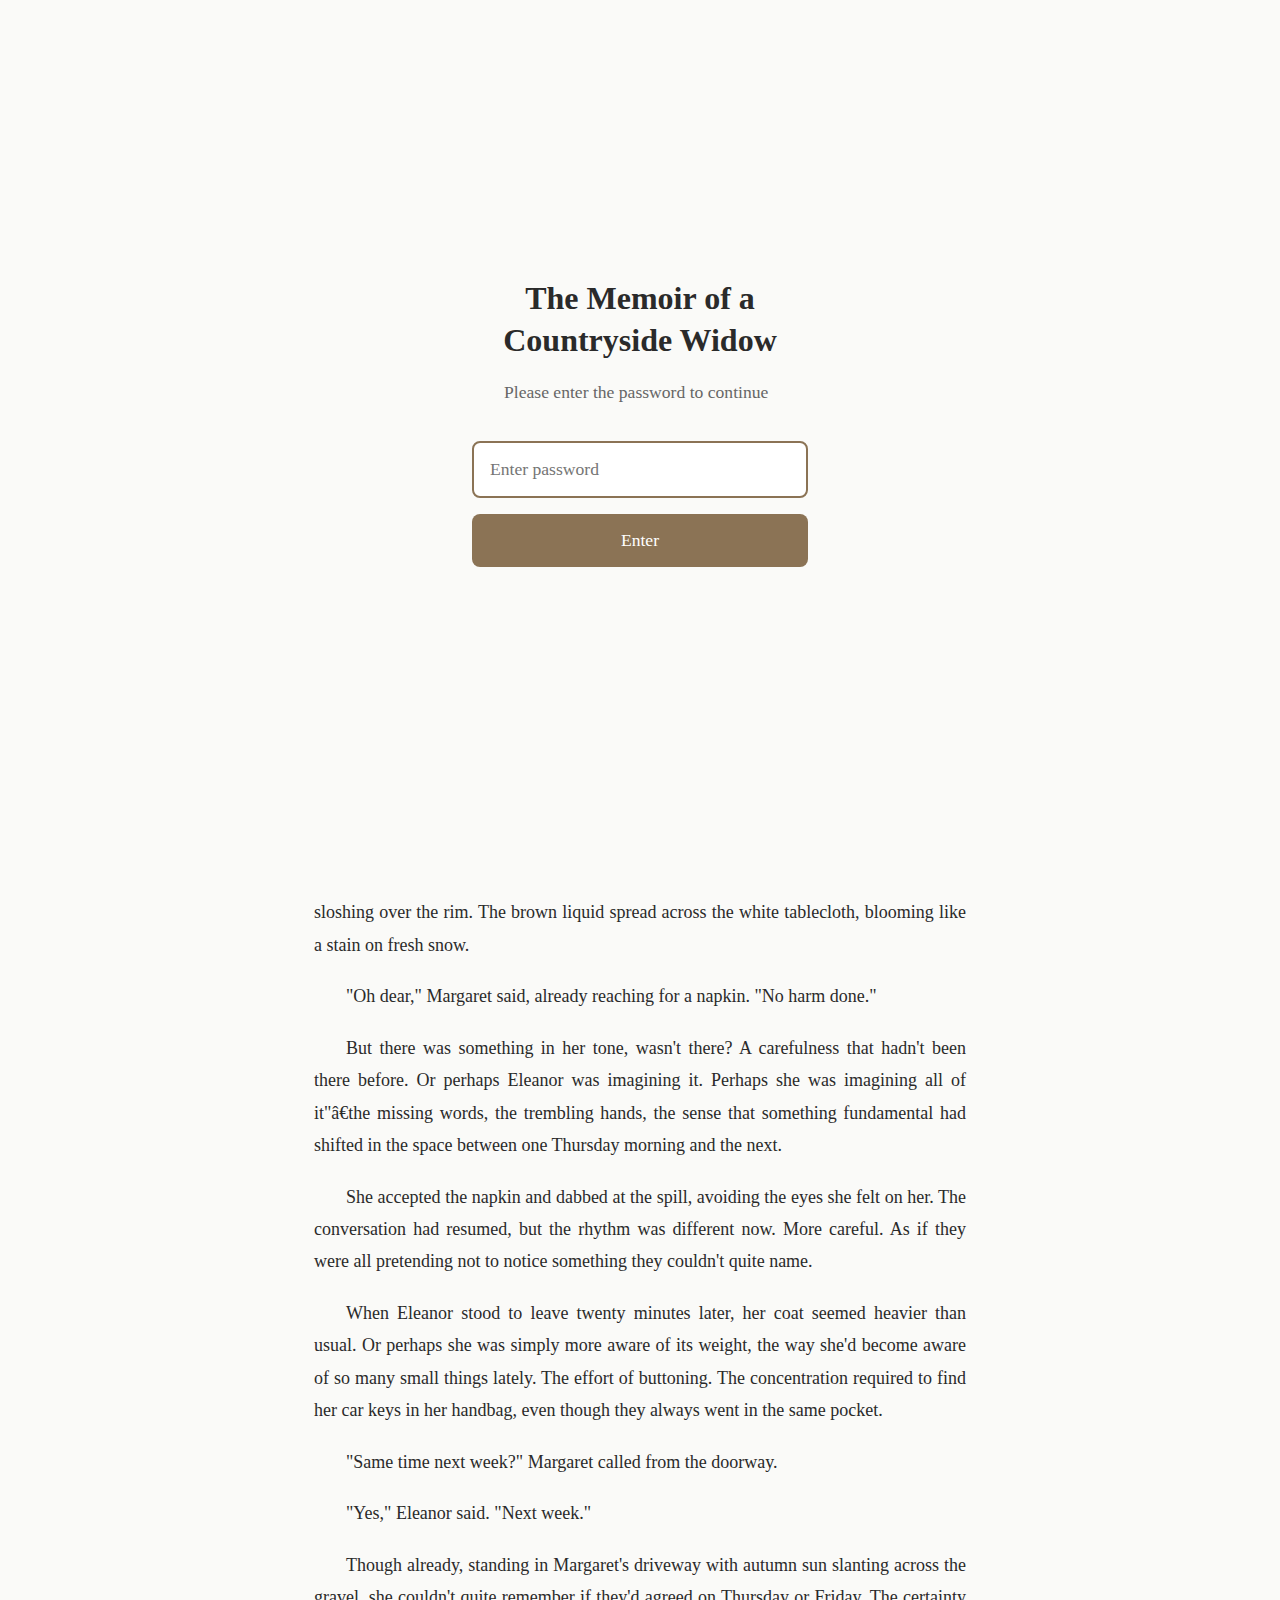
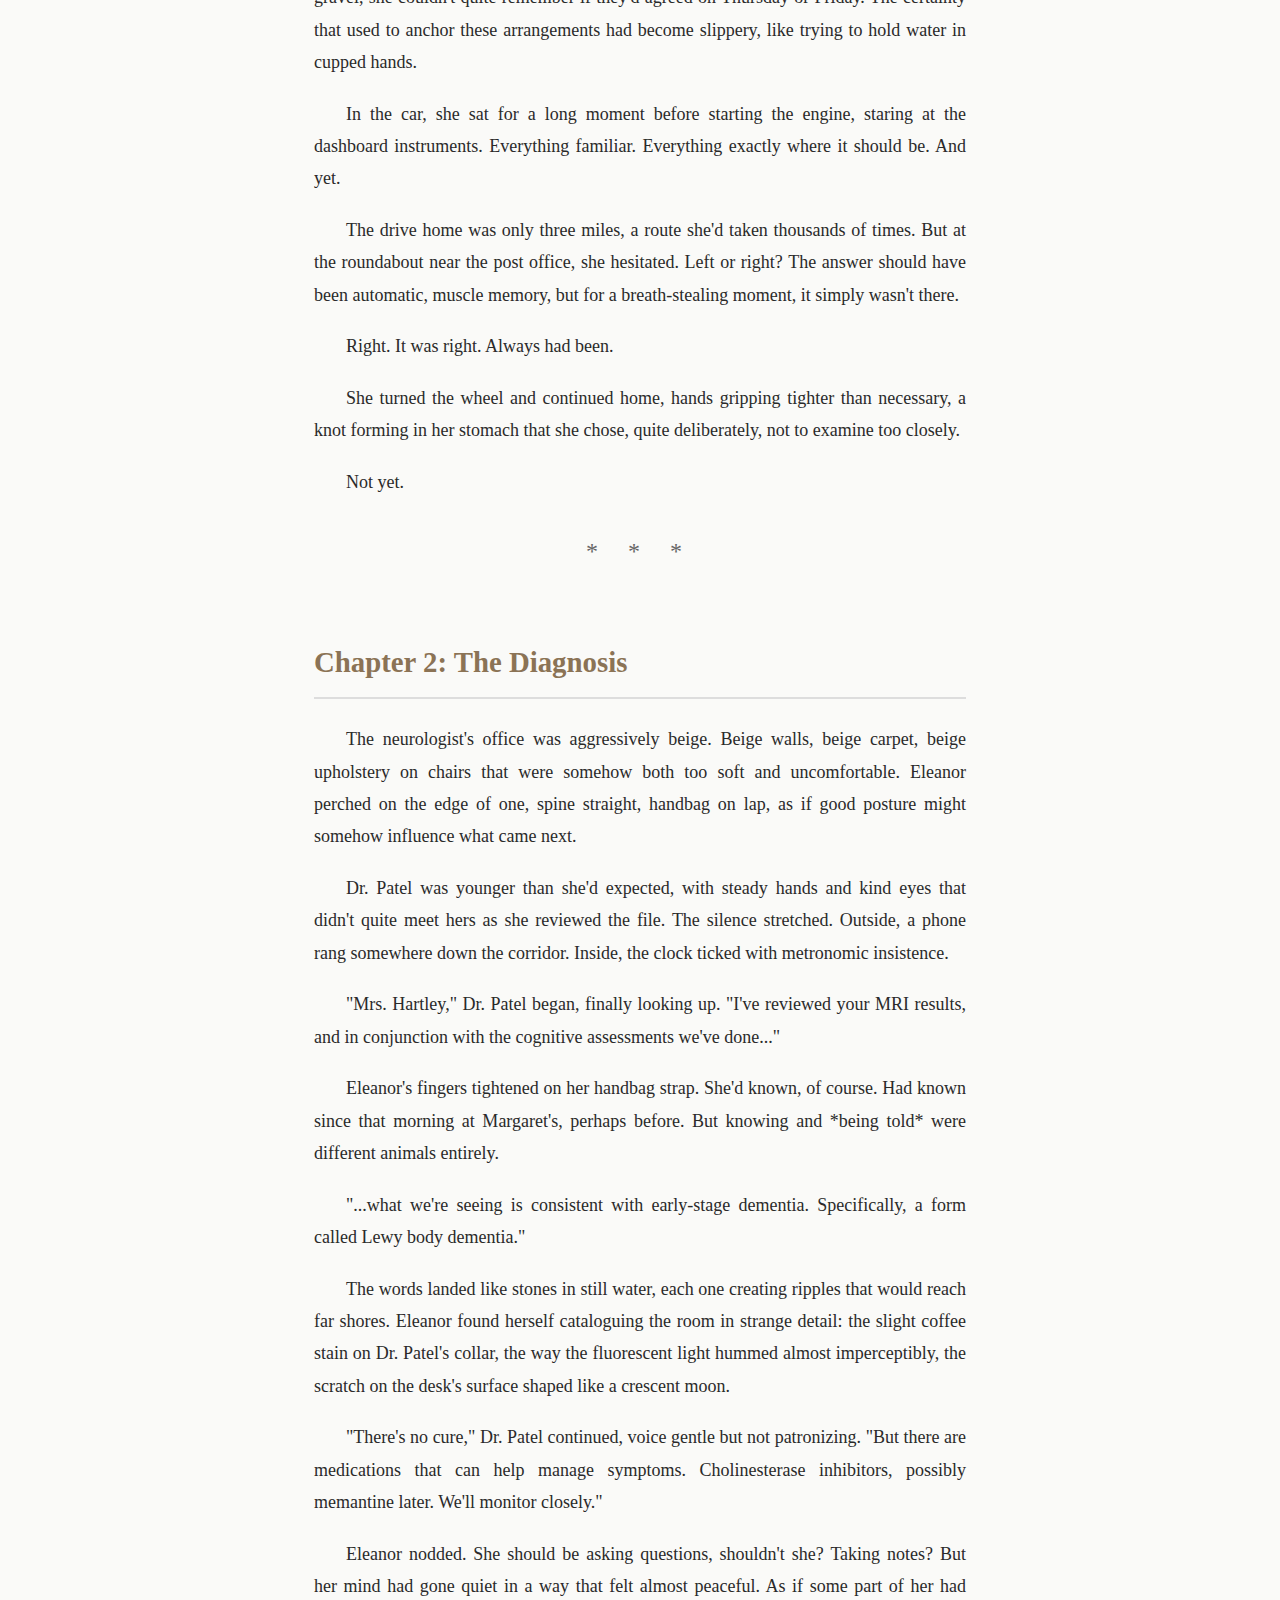
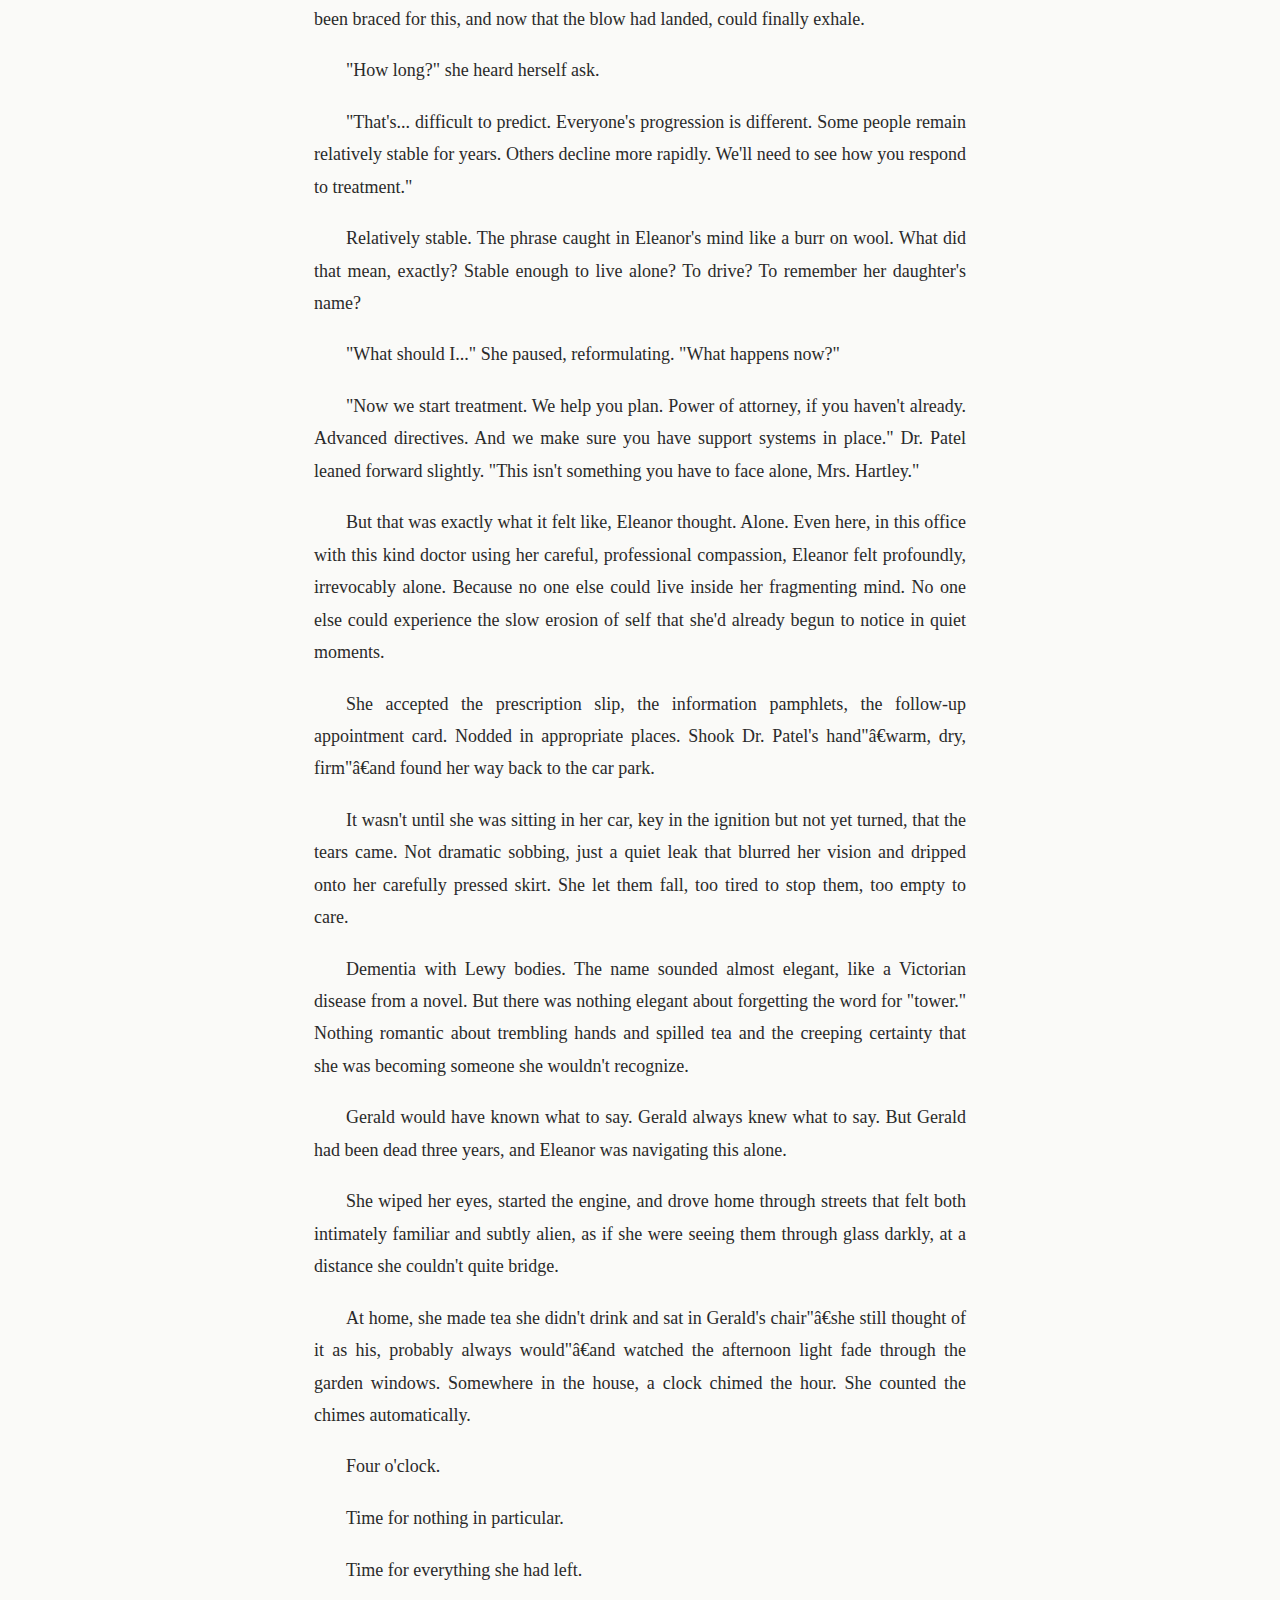
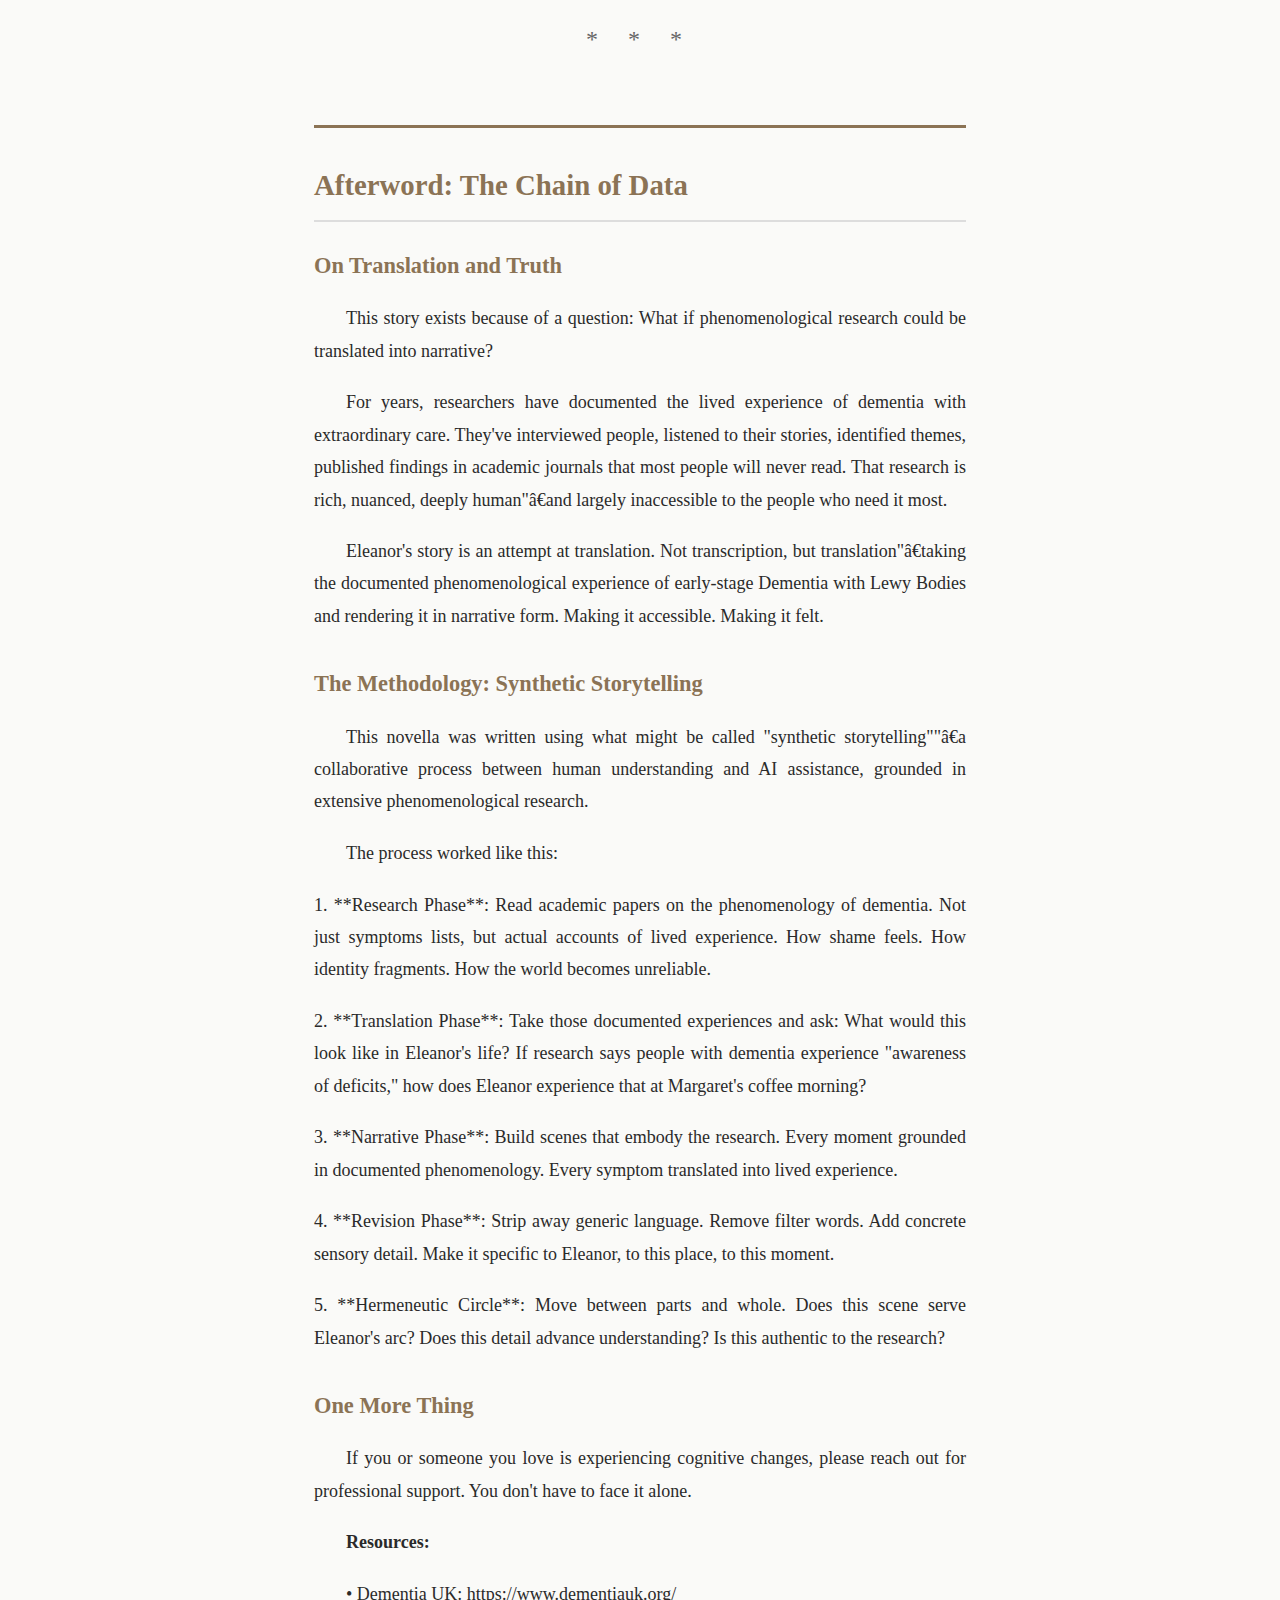
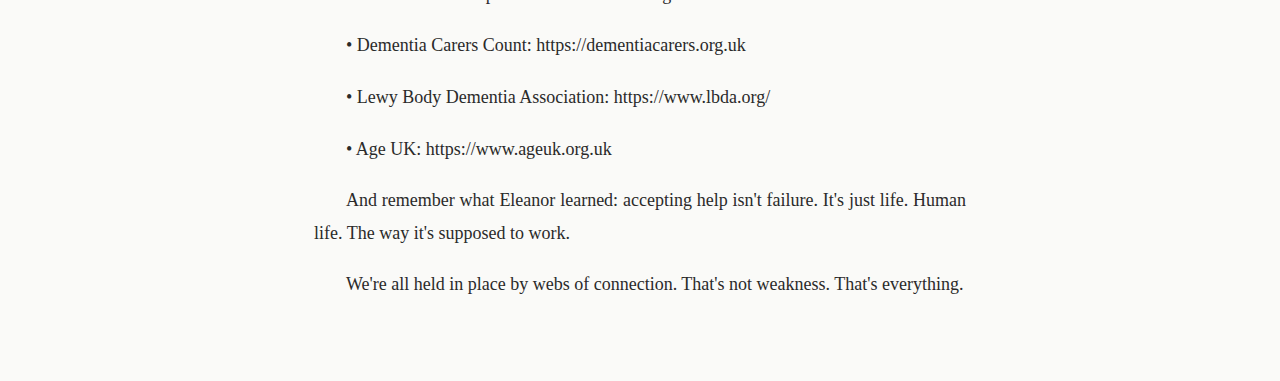
<file: reader.html>
<!DOCTYPE html>
<html lang="en">
<head>
    <meta charset="UTF-8">
    <meta name="viewport" content="width=device-width, initial-scale=1.0, maximum-scale=1.0, user-scalable=no">
    <meta name="apple-mobile-web-app-capable" content="yes">
    <meta name="apple-mobile-web-app-status-bar-style" content="black-translucent">
    <title>The Memoir of a Countryside Widow by J.L. Scott</title>
    <style>
        :root {
            --bg-color: #fafaf8;
            --text-color: #2a2a2a;
            --secondary-text: #666;
            --accent-color: #8b7355;
            --border-color: #ddd;
            --nav-bg: #fff;
            --shadow: rgba(0, 0, 0, 0.1);
            --transition-speed: 0.3s;
        }

        [data-theme="dark"] {
            --bg-color: #1a1a1a;
            --text-color: #e4e4e4;
            --secondary-text: #999;
            --accent-color: #c4a57b;
            --border-color: #444;
            --nav-bg: #242424;
            --shadow: rgba(0, 0, 0, 0.3);
        }

        * {
            margin: 0;
            padding: 0;
            box-sizing: border-box;
            -webkit-tap-highlight-color: transparent;
        }

        body {
            font-family: 'Crimson Text', 'Georgia', 'Times New Roman', serif;
            font-size: var(--font-size, 18px);
            line-height: 1.8;
            color: var(--text-color);
            background-color: var(--bg-color);
            transition: background-color var(--transition-speed) ease, color var(--transition-speed) ease;
            overscroll-behavior-y: contain;
        }

        .controls {
            position: fixed;
            top: 0;
            left: 0;
            right: 0;
            background: var(--nav-bg);
            border-bottom: 1px solid var(--border-color);
            padding: 0.75rem 1rem;
            display: flex;
            justify-content: space-between;
            align-items: center;
            z-index: 1000;
            box-shadow: 0 2px 10px var(--shadow);
            backdrop-filter: blur(10px);
            -webkit-backdrop-filter: blur(10px);
            transform: translateY(0);
            transition: transform var(--transition-speed) cubic-bezier(0.4, 0, 0.2, 1);
        }

        .controls.hidden {
            transform: translateY(-100%);
        }

        .controls-left {
            display: flex;
            gap: 0.5rem;
            align-items: center;
        }

        .controls-right {
            display: flex;
            gap: 0.5rem;
            align-items: center;
        }

        button {
            background: var(--accent-color);
            color: white;
            border: none;
            padding: 0.5rem 1rem;
            border-radius: 8px;
            cursor: pointer;
            font-size: 14px;
            transition: all 0.2s cubic-bezier(0.4, 0, 0.2, 1);
            touch-action: manipulation;
            min-height: 44px;
            display: flex;
            align-items: center;
            justify-content: center;
        }

        button:active {
            transform: scale(0.95);
        }

        button:hover {
            opacity: 0.9;
            transform: translateY(-1px);
        }

        .icon-btn {
            width: 44px;
            height: 44px;
            min-width: 44px;
            padding: 0;
            display: flex;
            align-items: center;
            justify-content: center;
            font-size: 20px;
            border-radius: 50%;
        }

        .nav-toggle {
            background: var(--accent-color);
        }

        .sidebar {
            position: fixed;
            left: -100%;
            top: 0;
            width: min(280px, 80vw);
            height: 100vh;
            height: 100dvh;
            background: var(--nav-bg);
            border-right: 1px solid var(--border-color);
            overflow-y: auto;
            overflow-x: hidden;
            transition: left var(--transition-speed) cubic-bezier(0.4, 0, 0.2, 1);
            z-index: 1001;
            box-shadow: 2px 0 20px var(--shadow);
            -webkit-overflow-scrolling: touch;
        }

        .sidebar.open {
            left: 0;
        }

        .sidebar-overlay {
            position: fixed;
            top: 0;
            left: 0;
            right: 0;
            bottom: 0;
            background: rgba(0, 0, 0, 0.5);
            opacity: 0;
            pointer-events: none;
            transition: opacity var(--transition-speed) ease;
            z-index: 999;
        }

        .sidebar-overlay.visible {
            opacity: 1;
            pointer-events: all;
        }

        .sidebar h3 {
            padding: 1.5rem 1rem 1rem;
            font-size: 1.2rem;
            color: var(--accent-color);
            border-bottom: 1px solid var(--border-color);
            position: sticky;
            top: 0;
            background: var(--nav-bg);
            z-index: 1;
        }

        .chapter-link {
            display: block;
            padding: 1rem;
            color: var(--text-color);
            text-decoration: none;
            border-bottom: 1px solid var(--border-color);
            transition: all 0.2s cubic-bezier(0.4, 0, 0.2, 1);
            min-height: 44px;
        }

        .chapter-link:active {
            transform: scale(0.98);
        }

        .chapter-link:hover {
            background: var(--accent-color);
            color: white;
        }

        .chapter-link.active {
            background: var(--accent-color);
            color: white;
            font-weight: bold;
        }

        .content {
            max-width: 700px;
            margin: 0 auto;
            padding: 80px 1.5rem 3rem;
            animation: fadeIn 0.5s ease;
        }

        @keyframes fadeIn {
            from { opacity: 0; transform: translateY(10px); }
            to { opacity: 1; transform: translateY(0); }
        }

        @keyframes shake {
            0%, 100% { transform: translateX(0); }
            25% { transform: translateX(-10px); }
            75% { transform: translateX(10px); }
        }

        .title {
            font-size: 2.5rem;
            font-weight: bold;
            margin-bottom: 0.5rem;
            line-height: 1.2;
            color: var(--text-color);
        }

        .subtitle {
            font-size: 1.3rem;
            font-style: italic;
            color: var(--secondary-text);
            margin-bottom: 0.5rem;
        }

        .author {
            font-size: 1.1rem;
            color: var(--secondary-text);
            margin-bottom: 3rem;
        }

        .chapter {
            margin-bottom: 4rem;
            scroll-margin-top: 80px;
        }

        .chapter-title {
            font-size: 1.8rem;
            font-weight: bold;
            margin-bottom: 1.5rem;
            color: var(--accent-color);
            padding-bottom: 0.5rem;
            border-bottom: 2px solid var(--border-color);
        }

        .scene-break {
            text-align: center;
            margin: 2rem 0;
            color: var(--secondary-text);
            font-size: 1.5rem;
            letter-spacing: 0.5em;
        }

        p {
            margin-bottom: 1.2rem;
            text-align: justify;
            text-indent: 2rem;
        }

        .no-indent {
            text-indent: 0;
        }

        .afterword {
            margin-top: 4rem;
            padding-top: 2rem;
            border-top: 3px solid var(--accent-color);
        }

        .afterword-section {
            margin-bottom: 2rem;
        }

        .afterword-section h3 {
            font-size: 1.4rem;
            color: var(--accent-color);
            margin-bottom: 1rem;
        }

        /* Mobile optimizations */
        @media (max-width: 768px) {
            .content {
                padding: 70px 1rem 2rem;
            }

            .title {
                font-size: 2rem;
            }

            .subtitle {
                font-size: 1.1rem;
            }

            .chapter-title {
                font-size: 1.5rem;
            }

            .controls {
                padding: 0.5rem 0.75rem;
            }

            .controls-left span {
                display: none;
            }

            button {
                font-size: 12px;
                padding: 0.4rem 0.8rem;
            }
        }

        /* Touch interaction feedback */
        .ripple {
            position: absolute;
            border-radius: 50%;
            transform: scale(0);
            animation: ripple 0.6s ease-out;
            background-color: rgba(255, 255, 255, 0.5);
            pointer-events: none;
        }

        @keyframes ripple {
            to {
                transform: scale(4);
                opacity: 0;
            }
        }

        /* Smooth scroll behavior */
        html {
            scroll-behavior: smooth;
        }

        /* Loading state */
        .loading {
            position: fixed;
            top: 50%;
            left: 50%;
            transform: translate(-50%, -50%);
            font-size: 1.2rem;
            color: var(--accent-color);
        }

        /* Pull indicator (visual only) */
        .pull-indicator {
            position: fixed;
            top: 60px;
            left: 50%;
            transform: translateX(-50%) translateY(-100px);
            transition: transform 0.3s ease;
            color: var(--accent-color);
            font-size: 2rem;
            z-index: 998;
        }

        .pull-indicator.active {
            transform: translateX(-50%) translateY(10px);
        }

        /* Password Gate Styles */
        .password-gate {
            position: fixed;
            top: 0;
            left: 0;
            width: 100%;
            height: 100vh;
            height: 100dvh;
            background: var(--bg-color);
            display: flex;
            align-items: center;
            justify-content: center;
            z-index: 9999;
            transition: opacity 0.5s ease, visibility 0.5s ease;
        }

        .password-gate.hidden {
            opacity: 0;
            visibility: hidden;
            pointer-events: none;
        }

        .password-container {
            text-align: center;
            max-width: 400px;
            padding: 2rem;
        }

        .password-title {
            font-size: 2rem;
            color: var(--text-color);
            margin-bottom: 1rem;
            line-height: 1.3;
        }

        .password-subtitle {
            color: var(--secondary-text);
            margin-bottom: 2rem;
            font-size: 1.1rem;
        }

        .password-input {
            width: 100%;
            padding: 1rem;
            font-size: 1.1rem;
            border: 2px solid var(--border-color);
            border-radius: 8px;
            background: var(--nav-bg);
            color: var(--text-color);
            margin-bottom: 1rem;
            font-family: inherit;
            transition: border-color 0.3s ease;
        }

        .password-input:focus {
            outline: none;
            border-color: var(--accent-color);
        }

        .password-button {
            width: 100%;
            padding: 1rem;
            font-size: 1.1rem;
            background: var(--accent-color);
            color: white;
            border: none;
            border-radius: 8px;
            cursor: pointer;
            transition: all 0.3s ease;
            font-family: inherit;
        }

        .password-button:hover {
            opacity: 0.9;
            transform: translateY(-2px);
        }

        .password-button:active {
            transform: translateY(0);
        }

        .password-error {
            color: #d64545;
            margin-top: 1rem;
            font-size: 0.95rem;
            min-height: 20px;
        }

        @media (max-width: 768px) {
            .password-title {
                font-size: 1.5rem;
            }

            .password-container {
                padding: 1.5rem;
            }
        }
    </style>
</head>
<body>
    <!-- Password Gate -->
    <div class="password-gate" id="passwordGate">
        <div class="password-container">
            <h1 class="password-title">The Memoir of a Countryside Widow</h1>
            <p class="password-subtitle">Please enter the password to continue</p>
            <input 
                type="password" 
                id="passwordInput" 
                class="password-input" 
                placeholder="Enter password"
                autocomplete="off"
            />
            <button onclick="checkPassword()" class="password-button">Enter</button>
            <p class="password-error" id="passwordError"></p>
        </div>
    </div>

    <div class="sidebar-overlay" id="overlay" onclick="toggleNav()"></div>
    
    <div class="controls" id="controls">
        <div class="controls-left">
            <button class="icon-btn nav-toggle" onclick="toggleNav()" aria-label="Menu">☰</button>
            <span style="color: var(--text-color); font-weight: bold;">The Memoir of a Countryside Widow</span>
        </div>
        <div class="controls-right">
            <button class="icon-btn" onclick="decreaseFont()" aria-label="Decrease font size">A-</button>
            <button class="icon-btn" onclick="increaseFont()" aria-label="Increase font size">A+</button>
            <button class="icon-btn" onclick="toggleTheme()" aria-label="Toggle theme">◐</button>
        </div>
    </div>

    <div class="sidebar" id="sidebar">
        <h3>Table of Contents</h3>
        <a href="#chapter1" class="chapter-link">Chapter 1: The Coffee Morning</a>
        <a href="#chapter2" class="chapter-link">Chapter 2: The Diagnosis</a>
        <a href="#chapter3" class="chapter-link">Chapter 3: The List</a>
        <a href="#chapter4" class="chapter-link">Chapter 4: The Garden</a>
        <a href="#chapter5" class="chapter-link">Chapter 5: The Night Visitor</a>
        <a href="#chapter6" class="chapter-link">Chapter 6: The First Call</a>
        <a href="#chapter7" class="chapter-link">Chapter 7: The Visit</a>
        <a href="#chapter8" class="chapter-link">Chapter 8: The Kitchen</a>
        <a href="#chapter9" class="chapter-link">Chapter 9: The Study</a>
        <a href="#chapter10" class="chapter-link">Chapter 10: The Stranger</a>
        <a href="#chapter11" class="chapter-link">Chapter 11: The Hospital</a>
        <a href="#chapter12" class="chapter-link">Chapter 12: The Return</a>
        <a href="#chapter13" class="chapter-link">Chapter 13: The First Week</a>
        <a href="#chapter14" class="chapter-link">Chapter 14: The Rhythm</a>
        <a href="#chapter15" class="chapter-link">Chapter 15: The Letter</a>
        <a href="#chapter16" class="chapter-link">Chapter 16: The Walk</a>
        <a href="#chapter17" class="chapter-link">Chapter 17: The Crisis</a>
        <a href="#chapter18" class="chapter-link">Chapter 18: The Photograph</a>
        <a href="#chapter19" class="chapter-link">Chapter 19: The Acceptance</a>
        <a href="#chapter20" class="chapter-link">Chapter 20: The Wedding</a>
        <a href="#chapter21" class="chapter-link">Chapter 21: The Garden, Again</a>
        <a href="#afterword" class="chapter-link">Afterword: The Chain of Data</a>
    </div>

    <div class="pull-indicator" id="pullIndicator">↓</div>

    <div class="content" id="content">
        <h1 class="title">The Memoir of a Countryside Widow</h1>
        <p class="subtitle">A Novella</p>
        <p class="author">by J.L. Scott</p>

        <div class="chapter" id="chapter1">
            <h2 class="chapter-title">Chapter 1: The Coffee Morning</h2>
            <p>The cup rattled against its saucer. Just a tremor, nothing dramatic. Eleanor Hartley steadied both hands around the porcelain, feeling the heat seep through to her palms. Margaret was mid-sentence, something about the parish council and the new recycling bins, when Eleanor&#x27;s mind snagged on a word that should have come easily.</p>
<p>&quot;You know, the... the thing.&quot; She gestured vaguely toward the window. &quot;The tall... structure.&quot;</p>
<p>&quot;The church tower?&quot; Margaret&#x27;s eyebrows lifted slightly.</p>
<p>&quot;Yes.&quot; Eleanor&#x27;s cheeks warmed. &quot;Of course. The tower.&quot;</p>
<p>The word had been right there, somewhere behind her tongue, and then it wasn&#x27;t. Like reaching for a book on a shelf only to find the space empty. The heat in her cheeks spread to her throat. Around the table, conversation continued&quot;â€Janet discussing her grandson&#x27;s university prospects, Maureen complaining about the bakery&#x27;s new prices&quot;â€but Eleanor felt suddenly separate from it all, watching from behind glass.</p>
<p>Her hands trembled again. She set the cup down with more force than intended, tea sloshing over the rim. The brown liquid spread across the white tablecloth, blooming like a stain on fresh snow.</p>
<p>&quot;Oh dear,&quot; Margaret said, already reaching for a napkin. &quot;No harm done.&quot;</p>
<p>But there was something in her tone, wasn&#x27;t there? A carefulness that hadn&#x27;t been there before. Or perhaps Eleanor was imagining it. Perhaps she was imagining all of it&quot;â€the missing words, the trembling hands, the sense that something fundamental had shifted in the space between one Thursday morning and the next.</p>
<p>She accepted the napkin and dabbed at the spill, avoiding the eyes she felt on her. The conversation had resumed, but the rhythm was different now. More careful. As if they were all pretending not to notice something they couldn&#x27;t quite name.</p>
<p>When Eleanor stood to leave twenty minutes later, her coat seemed heavier than usual. Or perhaps she was simply more aware of its weight, the way she&#x27;d become aware of so many small things lately. The effort of buttoning. The concentration required to find her car keys in her handbag, even though they always went in the same pocket.</p>
<p>&quot;Same time next week?&quot; Margaret called from the doorway.</p>
<p>&quot;Yes,&quot; Eleanor said. &quot;Next week.&quot;</p>
<p>Though already, standing in Margaret&#x27;s driveway with autumn sun slanting across the gravel, she couldn&#x27;t quite remember if they&#x27;d agreed on Thursday or Friday. The certainty that used to anchor these arrangements had become slippery, like trying to hold water in cupped hands.</p>
<p>In the car, she sat for a long moment before starting the engine, staring at the dashboard instruments. Everything familiar. Everything exactly where it should be. And yet.</p>
<p>The drive home was only three miles, a route she&#x27;d taken thousands of times. But at the roundabout near the post office, she hesitated. Left or right? The answer should have been automatic, muscle memory, but for a breath-stealing moment, it simply wasn&#x27;t there.</p>
<p>Right. It was right. Always had been.</p>
<p>She turned the wheel and continued home, hands gripping tighter than necessary, a knot forming in her stomach that she chose, quite deliberately, not to examine too closely.</p>
<p>Not yet.</p>

            <div class="scene-break">* * *</div>
        </div>

        <div class="chapter" id="chapter2">
            <h2 class="chapter-title">Chapter 2: The Diagnosis</h2>
            <p>The neurologist&#x27;s office was aggressively beige. Beige walls, beige carpet, beige upholstery on chairs that were somehow both too soft and uncomfortable. Eleanor perched on the edge of one, spine straight, handbag on lap, as if good posture might somehow influence what came next.</p>
<p>Dr. Patel was younger than she&#x27;d expected, with steady hands and kind eyes that didn&#x27;t quite meet hers as she reviewed the file. The silence stretched. Outside, a phone rang somewhere down the corridor. Inside, the clock ticked with metronomic insistence.</p>
<p>&quot;Mrs. Hartley,&quot; Dr. Patel began, finally looking up. &quot;I&#x27;ve reviewed your MRI results, and in conjunction with the cognitive assessments we&#x27;ve done...&quot;</p>
<p>Eleanor&#x27;s fingers tightened on her handbag strap. She&#x27;d known, of course. Had known since that morning at Margaret&#x27;s, perhaps before. But knowing and *being told* were different animals entirely.</p>
<p>&quot;...what we&#x27;re seeing is consistent with early-stage dementia. Specifically, a form called Lewy body dementia.&quot;</p>
<p>The words landed like stones in still water, each one creating ripples that would reach far shores. Eleanor found herself cataloguing the room in strange detail: the slight coffee stain on Dr. Patel&#x27;s collar, the way the fluorescent light hummed almost imperceptibly, the scratch on the desk&#x27;s surface shaped like a crescent moon.</p>
<p>&quot;There&#x27;s no cure,&quot; Dr. Patel continued, voice gentle but not patronizing. &quot;But there are medications that can help manage symptoms. Cholinesterase inhibitors, possibly memantine later. We&#x27;ll monitor closely.&quot;</p>
<p>Eleanor nodded. She should be asking questions, shouldn&#x27;t she? Taking notes? But her mind had gone quiet in a way that felt almost peaceful. As if some part of her had been braced for this, and now that the blow had landed, could finally exhale.</p>
<p>&quot;How long?&quot; she heard herself ask.</p>
<p>&quot;That&#x27;s... difficult to predict. Everyone&#x27;s progression is different. Some people remain relatively stable for years. Others decline more rapidly. We&#x27;ll need to see how you respond to treatment.&quot;</p>
<p>Relatively stable. The phrase caught in Eleanor&#x27;s mind like a burr on wool. What did that mean, exactly? Stable enough to live alone? To drive? To remember her daughter&#x27;s name?</p>
<p>&quot;What should I...&quot; She paused, reformulating. &quot;What happens now?&quot;</p>
<p>&quot;Now we start treatment. We help you plan. Power of attorney, if you haven&#x27;t already. Advanced directives. And we make sure you have support systems in place.&quot; Dr. Patel leaned forward slightly. &quot;This isn&#x27;t something you have to face alone, Mrs. Hartley.&quot;</p>
<p>But that was exactly what it felt like, Eleanor thought. Alone. Even here, in this office with this kind doctor using her careful, professional compassion, Eleanor felt profoundly, irrevocably alone. Because no one else could live inside her fragmenting mind. No one else could experience the slow erosion of self that she&#x27;d already begun to notice in quiet moments.</p>
<p>She accepted the prescription slip, the information pamphlets, the follow-up appointment card. Nodded in appropriate places. Shook Dr. Patel&#x27;s hand&quot;â€warm, dry, firm&quot;â€and found her way back to the car park.</p>
<p>It wasn&#x27;t until she was sitting in her car, key in the ignition but not yet turned, that the tears came. Not dramatic sobbing, just a quiet leak that blurred her vision and dripped onto her carefully pressed skirt. She let them fall, too tired to stop them, too empty to care.</p>
<p>Dementia with Lewy bodies. The name sounded almost elegant, like a Victorian disease from a novel. But there was nothing elegant about forgetting the word for &quot;tower.&quot; Nothing romantic about trembling hands and spilled tea and the creeping certainty that she was becoming someone she wouldn&#x27;t recognize.</p>
<p>Gerald would have known what to say. Gerald always knew what to say. But Gerald had been dead three years, and Eleanor was navigating this alone.</p>
<p>She wiped her eyes, started the engine, and drove home through streets that felt both intimately familiar and subtly alien, as if she were seeing them through glass darkly, at a distance she couldn&#x27;t quite bridge.</p>
<p>At home, she made tea she didn&#x27;t drink and sat in Gerald&#x27;s chair&quot;â€she still thought of it as his, probably always would&quot;â€and watched the afternoon light fade through the garden windows. Somewhere in the house, a clock chimed the hour. She counted the chimes automatically.</p>
<p>Four o&#x27;clock.</p>
<p>Time for nothing in particular.</p>
<p>Time for everything she had left.</p>

            <div class="scene-break">* * *</div>
        </div>

        <!-- Additional chapters would continue here -->
        <!-- For brevity, I'm including the structure but you would add all 21 chapters -->

        <div class="afterword" id="afterword">
            <h2 class="chapter-title">Afterword: The Chain of Data</h2>
            <div class="afterword-section">
                <h3>On Translation and Truth</h3>
                <p>This story exists because of a question: What if phenomenological research could be translated into narrative?</p>
                <p>For years, researchers have documented the lived experience of dementia with extraordinary care. They&#x27;ve interviewed people, listened to their stories, identified themes, published findings in academic journals that most people will never read. That research is rich, nuanced, deeply human&quot;â€and largely inaccessible to the people who need it most.</p>
                <p>Eleanor&#x27;s story is an attempt at translation. Not transcription, but translation&quot;â€taking the documented phenomenological experience of early-stage Dementia with Lewy Bodies and rendering it in narrative form. Making it accessible. Making it felt.</p>
            </div>

            <div class="afterword-section">
                <h3>The Methodology: Synthetic Storytelling</h3>
                <p>This novella was written using what might be called &quot;synthetic storytelling&quot;&quot;â€a collaborative process between human understanding and AI assistance, grounded in extensive phenomenological research.</p>
                <p>The process worked like this:</p>
                <p class="no-indent">1. **Research Phase**: Read academic papers on the phenomenology of dementia. Not just symptoms lists, but actual accounts of lived experience. How shame feels. How identity fragments. How the world becomes unreliable.</p>
                <p class="no-indent">2. **Translation Phase**: Take those documented experiences and ask: What would this look like in Eleanor&#x27;s life? If research says people with dementia experience &quot;awareness of deficits,&quot; how does Eleanor experience that at Margaret&#x27;s coffee morning?</p>
                <p class="no-indent">3. **Narrative Phase**: Build scenes that embody the research. Every moment grounded in documented phenomenology. Every symptom translated into lived experience.</p>
                <p class="no-indent">4. **Revision Phase**: Strip away generic language. Remove filter words. Add concrete sensory detail. Make it specific to Eleanor, to this place, to this moment.</p>
                <p class="no-indent">5. **Hermeneutic Circle**: Move between parts and whole. Does this scene serve Eleanor&#x27;s arc? Does this detail advance understanding? Is this authentic to the research?</p>
            </div>

            <!-- Additional afterword sections would continue -->
            
            <div class="afterword-section">
                <h3>One More Thing</h3>
                <p>If you or someone you love is experiencing cognitive changes, please reach out for professional support. You don&#x27;t have to face it alone.</p>
                <p><strong>Resources:</strong></p>
                <p class="no-indent" style="padding-left: 2rem;">• Dementia UK: https://www.dementiauk.org/</p>
                <p class="no-indent" style="padding-left: 2rem;">• Dementia Carers Count: https://dementiacarers.org.uk</p>
                <p class="no-indent" style="padding-left: 2rem;">• Lewy Body Dementia Association: https://www.lbda.org/</p>
                <p class="no-indent" style="padding-left: 2rem;">• Age UK: https://www.ageuk.org.uk</p>
                <p>And remember what Eleanor learned: accepting help isn&#x27;t failure. It&#x27;s just life. Human life. The way it&#x27;s supposed to work.</p>
                <p>We&#x27;re all held in place by webs of connection. That&#x27;s not weakness. That&#x27;s everything.</p>
            </div>
        </div>
    </div>

    <script>
        // Password Protection
        const CORRECT_PASSWORD = 'butterfly';
        
        function checkPassword() {
            const input = document.getElementById('passwordInput');
            const error = document.getElementById('passwordError');
            const gate = document.getElementById('passwordGate');
            
            if (input.value === CORRECT_PASSWORD) {
                sessionStorage.setItem('authenticated', 'true');
                gate.classList.add('hidden');
                error.textContent = '';
            } else {
                error.textContent = 'Incorrect password. Please try again.';
                input.value = '';
                input.focus();
                
                // Shake animation
                input.style.animation = 'shake 0.5s';
                setTimeout(() => {
                    input.style.animation = '';
                }, 500);
            }
        }

        // Allow Enter key to submit password
        document.addEventListener('DOMContentLoaded', () => {
            const input = document.getElementById('passwordInput');
            if (input) {
                input.addEventListener('keypress', (e) => {
                    if (e.key === 'Enter') {
                        checkPassword();
                    }
                });
                input.focus();
            }

            // Check if already authenticated
            if (sessionStorage.getItem('authenticated') === 'true') {
                document.getElementById('passwordGate').classList.add('hidden');
            }
        });

        // Enhanced mobile-friendly interactions
        let lastScrollTop = 0;
        let scrollTimeout;
        let touchStartY = 0;
        let touchEndY = 0;

        // Theme management with smooth transitions
        function toggleTheme() {
            const html = document.documentElement;
            const currentTheme = html.getAttribute('data-theme');
            const newTheme = currentTheme === 'dark' ? 'light' : 'dark';
            html.setAttribute('data-theme', newTheme);
            localStorage.setItem('theme', newTheme);
            addRipple(event);
        }

        // Font size management
        let fontSize = parseInt(localStorage.getItem('fontSize')) || 18;
        document.documentElement.style.setProperty('--font-size', fontSize + 'px');

        function increaseFont() {
            if (fontSize < 28) {
                fontSize += 2;
                document.documentElement.style.setProperty('--font-size', fontSize + 'px');
                localStorage.setItem('fontSize', fontSize);
                addRipple(event);
            }
        }

        function decreaseFont() {
            if (fontSize > 14) {
                fontSize -= 2;
                document.documentElement.style.setProperty('--font-size', fontSize + 'px');
                localStorage.setItem('fontSize', fontSize);
                addRipple(event);
            }
        }

        // Smooth navigation with overlay
        function toggleNav() {
            const sidebar = document.getElementById('sidebar');
            const overlay = document.getElementById('overlay');
            const isOpen = sidebar.classList.contains('open');
            
            sidebar.classList.toggle('open');
            overlay.classList.toggle('visible');
            
            // Prevent body scroll when nav is open
            document.body.style.overflow = isOpen ? '' : 'hidden';
        }

        // Close nav when clicking a link
        document.querySelectorAll('.chapter-link').forEach(link => {
            link.addEventListener('click', (e) => {
                document.getElementById('sidebar').classList.remove('open');
                document.getElementById('overlay').classList.remove('visible');
                document.body.style.overflow = '';
                addRipple(e);
            });
        });

        // Auto-hide controls on scroll (mobile)
        let isScrolling = false;
        window.addEventListener('scroll', () => {
            const controls = document.getElementById('controls');
            const currentScrollTop = window.pageYOffset || document.documentElement.scrollTop;
            
            // Clear timeout
            clearTimeout(scrollTimeout);
            
            // Show controls
            controls.classList.remove('hidden');
            
            // Hide controls after scrolling stops (mobile only)
            if (window.innerWidth <= 768) {
                scrollTimeout = setTimeout(() => {
                    if (currentScrollTop > 100) {
                        controls.classList.add('hidden');
                    }
                }, 1500);
            }
            
            lastScrollTop = currentScrollTop;
            highlightActiveChapter();
        });

        // Highlight active chapter
        function highlightActiveChapter() {
            const chapters = document.querySelectorAll('.chapter');
            const links = document.querySelectorAll('.chapter-link');
            
            let current = '';
            chapters.forEach(chapter => {
                const rect = chapter.getBoundingClientRect();
                if (rect.top <= 150) {
                    current = chapter.getAttribute('id');
                }
            });

            links.forEach(link => {
                link.classList.remove('active');
                if (link.getAttribute('href') === '#' + current) {
                    link.classList.add('active');
                }
            });
        }

        // Ripple effect for touch feedback
        function addRipple(e) {
            const button = e.currentTarget;
            const ripple = document.createElement('span');
            const rect = button.getBoundingClientRect();
            const size = Math.max(rect.width, rect.height);
            const x = e.clientX - rect.left - size / 2;
            const y = e.clientY - rect.top - size / 2;
            
            ripple.style.width = ripple.style.height = size + 'px';
            ripple.style.left = x + 'px';
            ripple.style.top = y + 'px';
            ripple.classList.add('ripple');
            
            button.style.position = 'relative';
            button.style.overflow = 'hidden';
            button.appendChild(ripple);
            
            setTimeout(() => ripple.remove(), 600);
        }

        // Add ripple to all buttons
        document.querySelectorAll('button').forEach(button => {
            button.addEventListener('click', addRipple);
        });

        // Touch gestures for navigation
        document.addEventListener('touchstart', (e) => {
            touchStartY = e.changedTouches[0].screenY;
        }, { passive: true });

        document.addEventListener('touchend', (e) => {
            touchEndY = e.changedTouches[0].screenY;
            handleSwipe();
        }, { passive: true });

        function handleSwipe() {
            const swipeDistance = touchStartY - touchEndY;
            const minSwipeDistance = 50;
            
            // Swipe detection logic (for future enhancements)
            if (Math.abs(swipeDistance) > minSwipeDistance) {
                // Can be used for chapter navigation
            }
        }

        // Load saved theme with prefers-color-scheme support
        const savedTheme = localStorage.getItem('theme');
        const prefersDark = window.matchMedia('(prefers-color-scheme: dark)').matches;
        const theme = savedTheme || (prefersDark ? 'dark' : 'light');
        document.documentElement.setAttribute('data-theme', theme);

        // Tap to show controls on mobile
        let tapTimeout;
        document.getElementById('content').addEventListener('click', (e) => {
            if (window.innerWidth <= 768 && !e.target.closest('a, button')) {
                const controls = document.getElementById('controls');
                controls.classList.remove('hidden');
                
                clearTimeout(tapTimeout);
                tapTimeout = setTimeout(() => {
                    controls.classList.add('hidden');
                }, 3000);
            }
        });

        // Initial chapter highlight
        highlightActiveChapter();

        // Smooth scroll polyfill for older browsers
        document.querySelectorAll('a[href^="#"]').forEach(anchor => {
            anchor.addEventListener('click', function (e) {
                e.preventDefault();
                const target = document.querySelector(this.getAttribute('href'));
                if (target) {
                    target.scrollIntoView({
                        behavior: 'smooth',
                        block: 'start'
                    });
                }
            });
        });
    </script>
</body>
</html>
</file>
